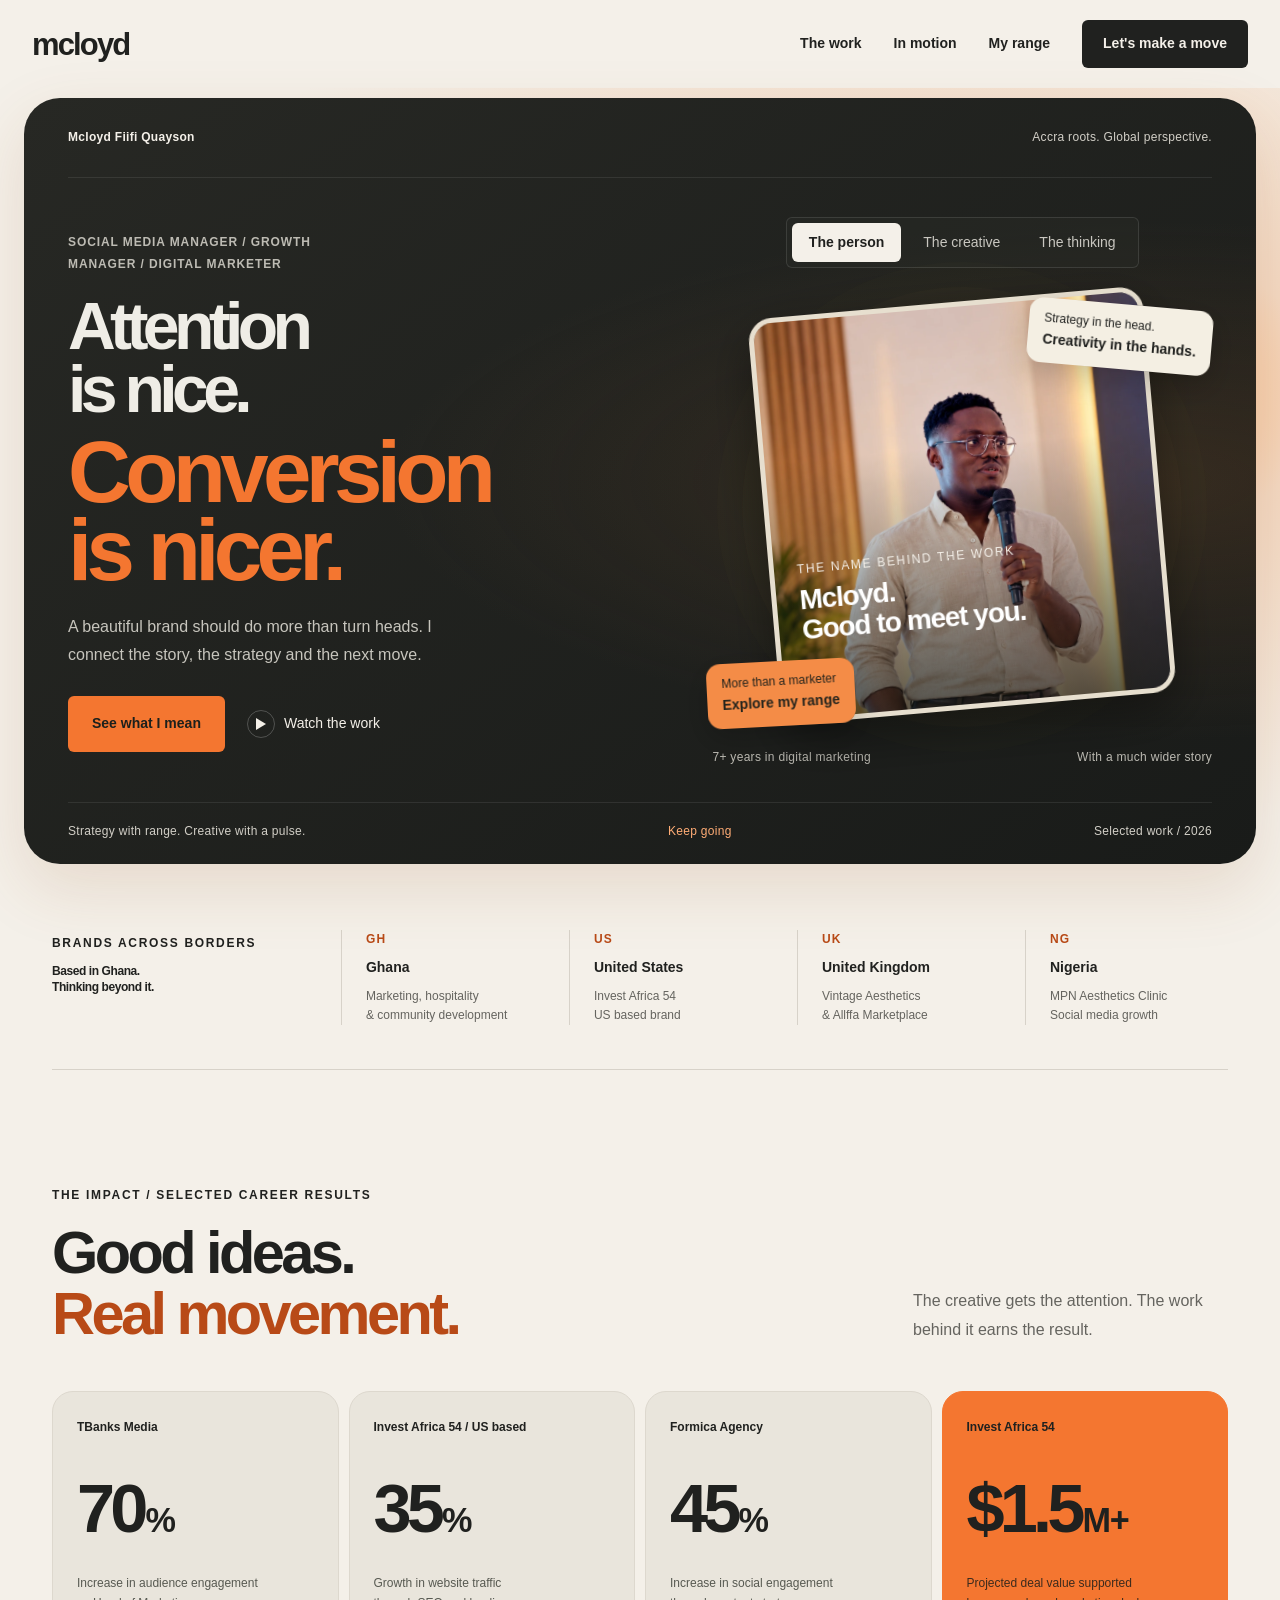
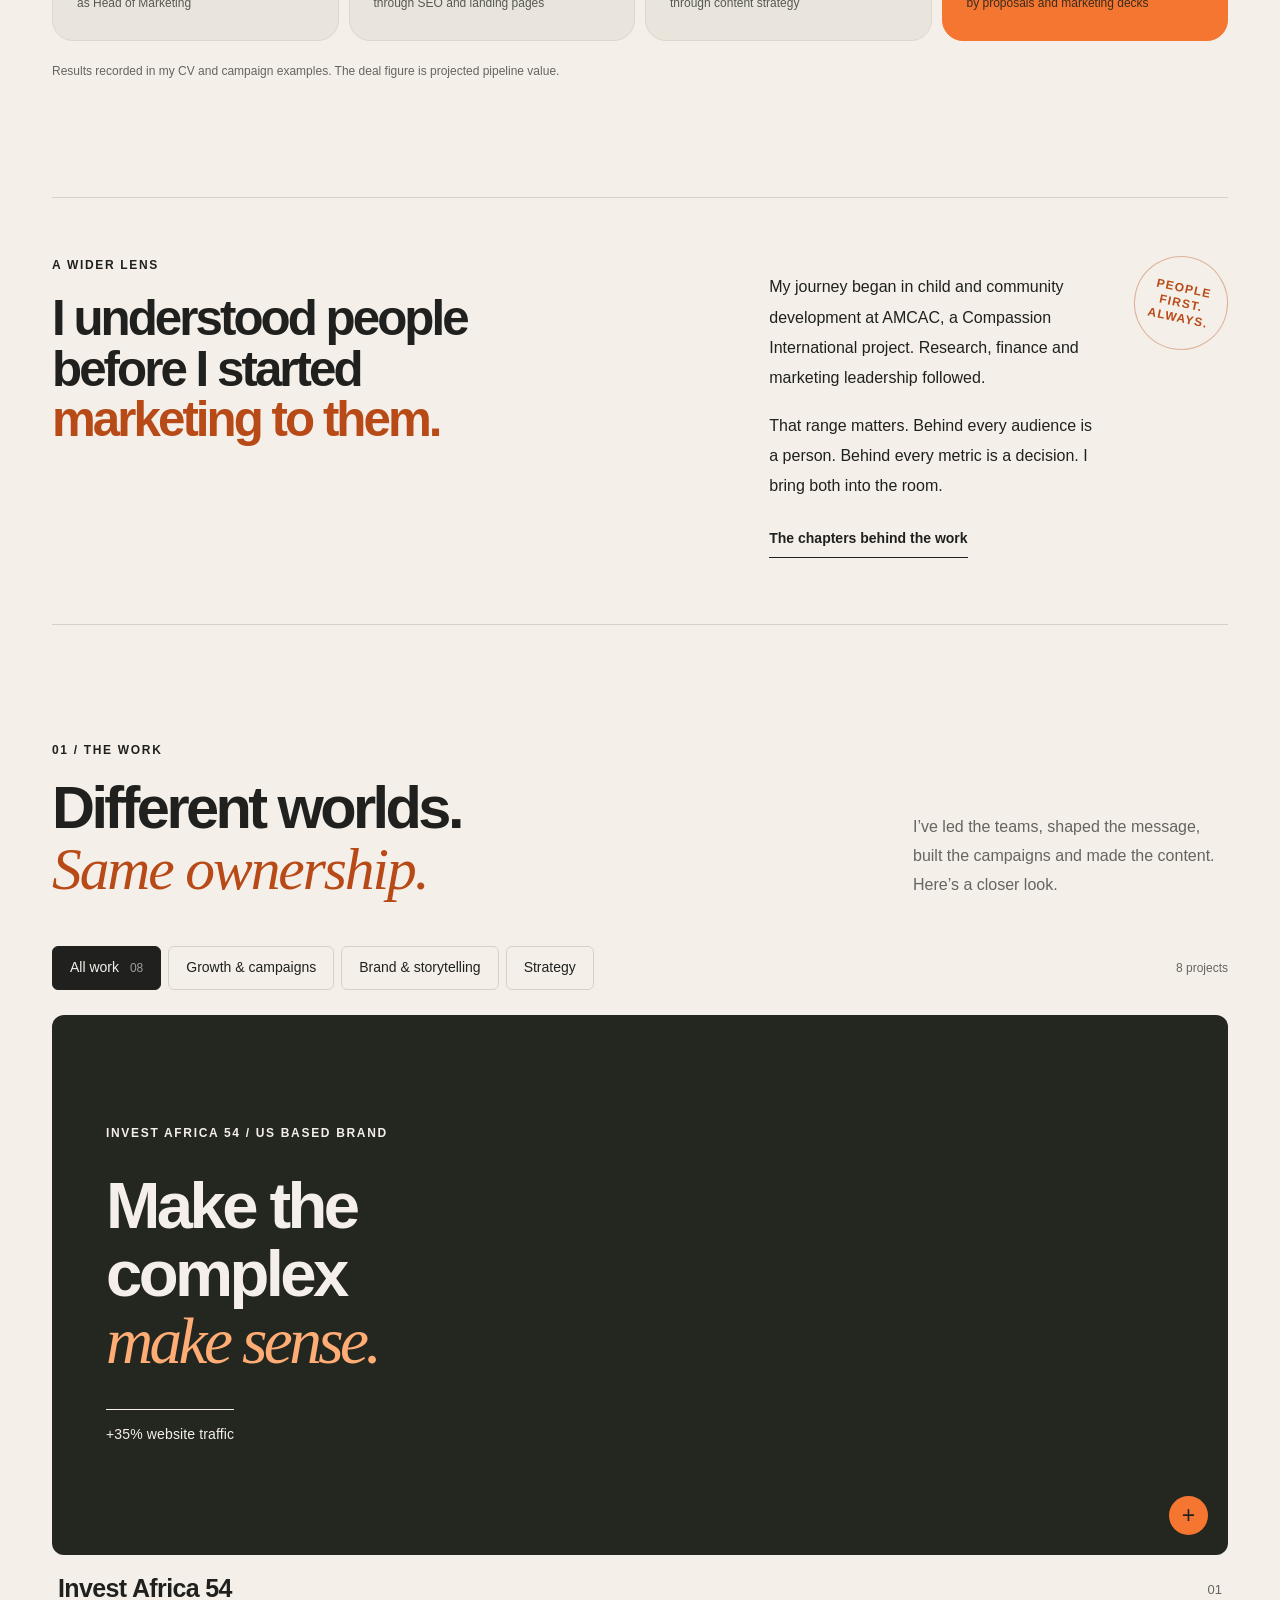
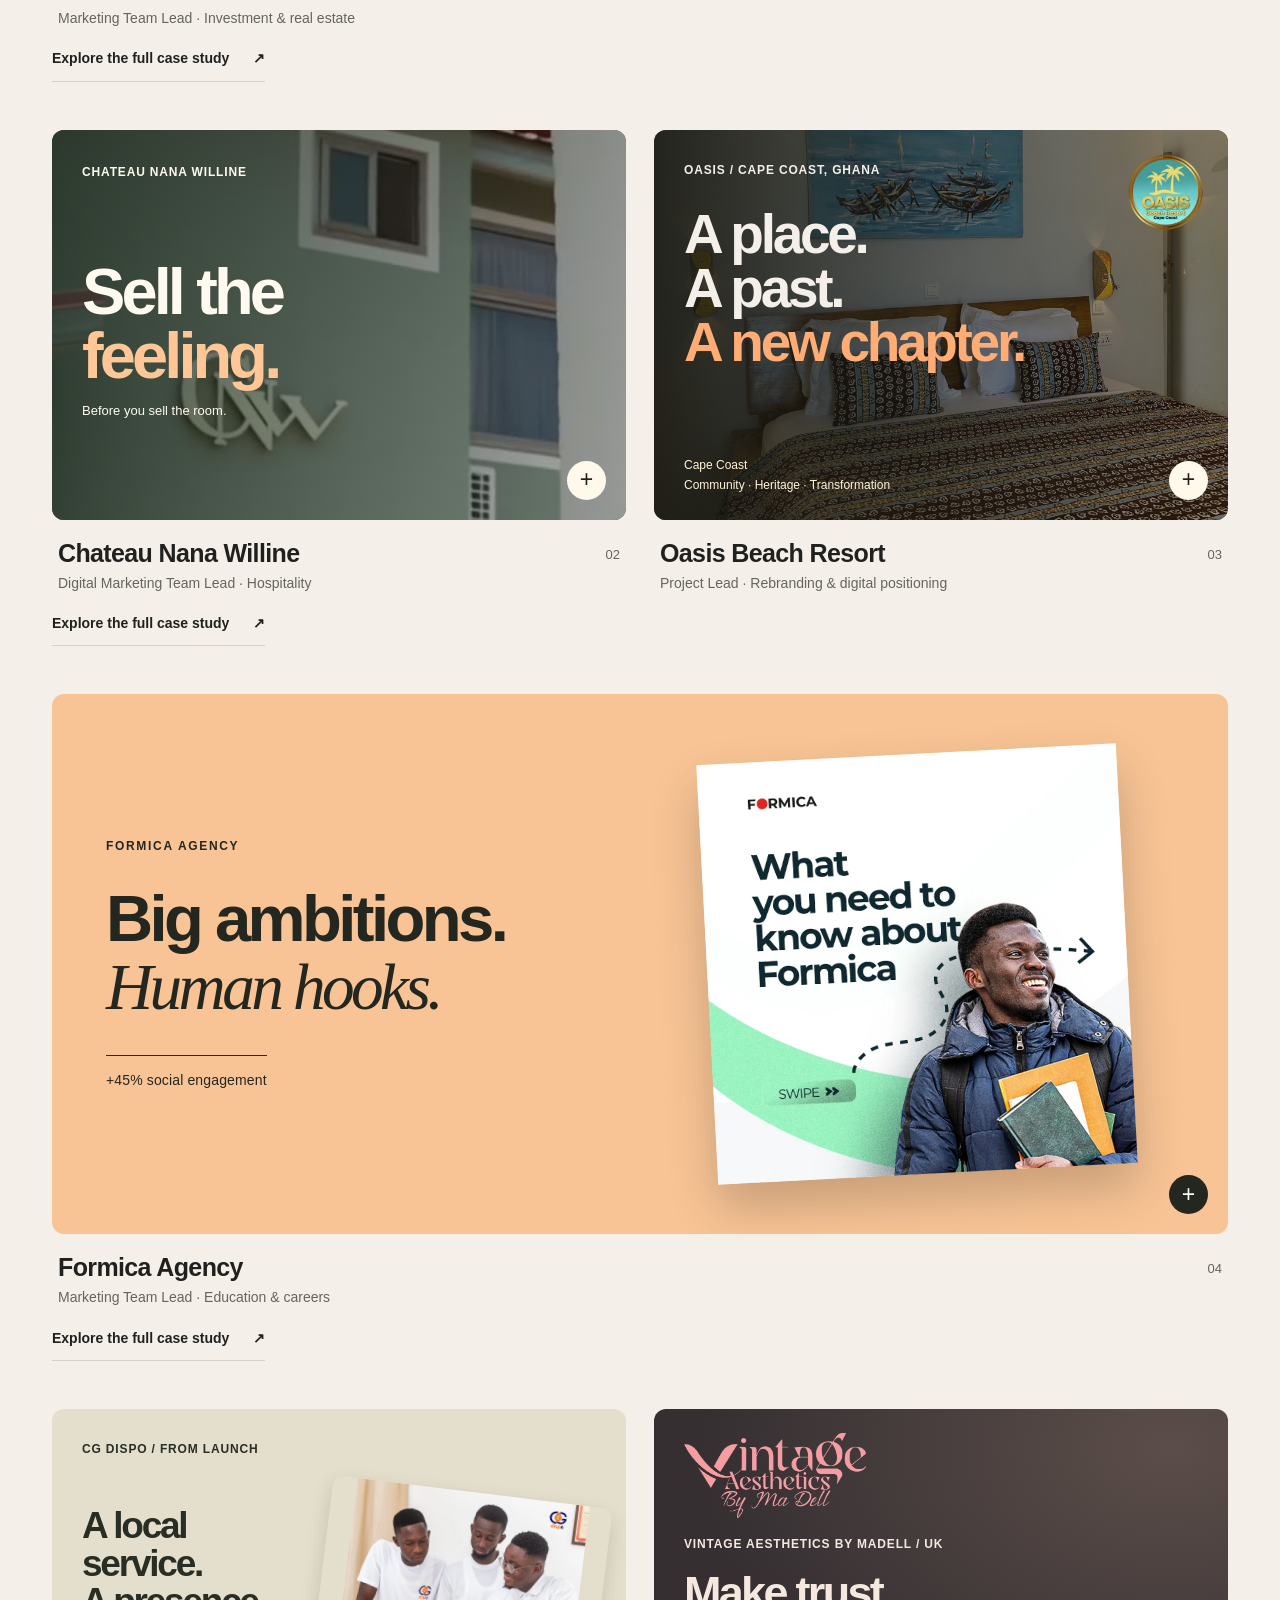
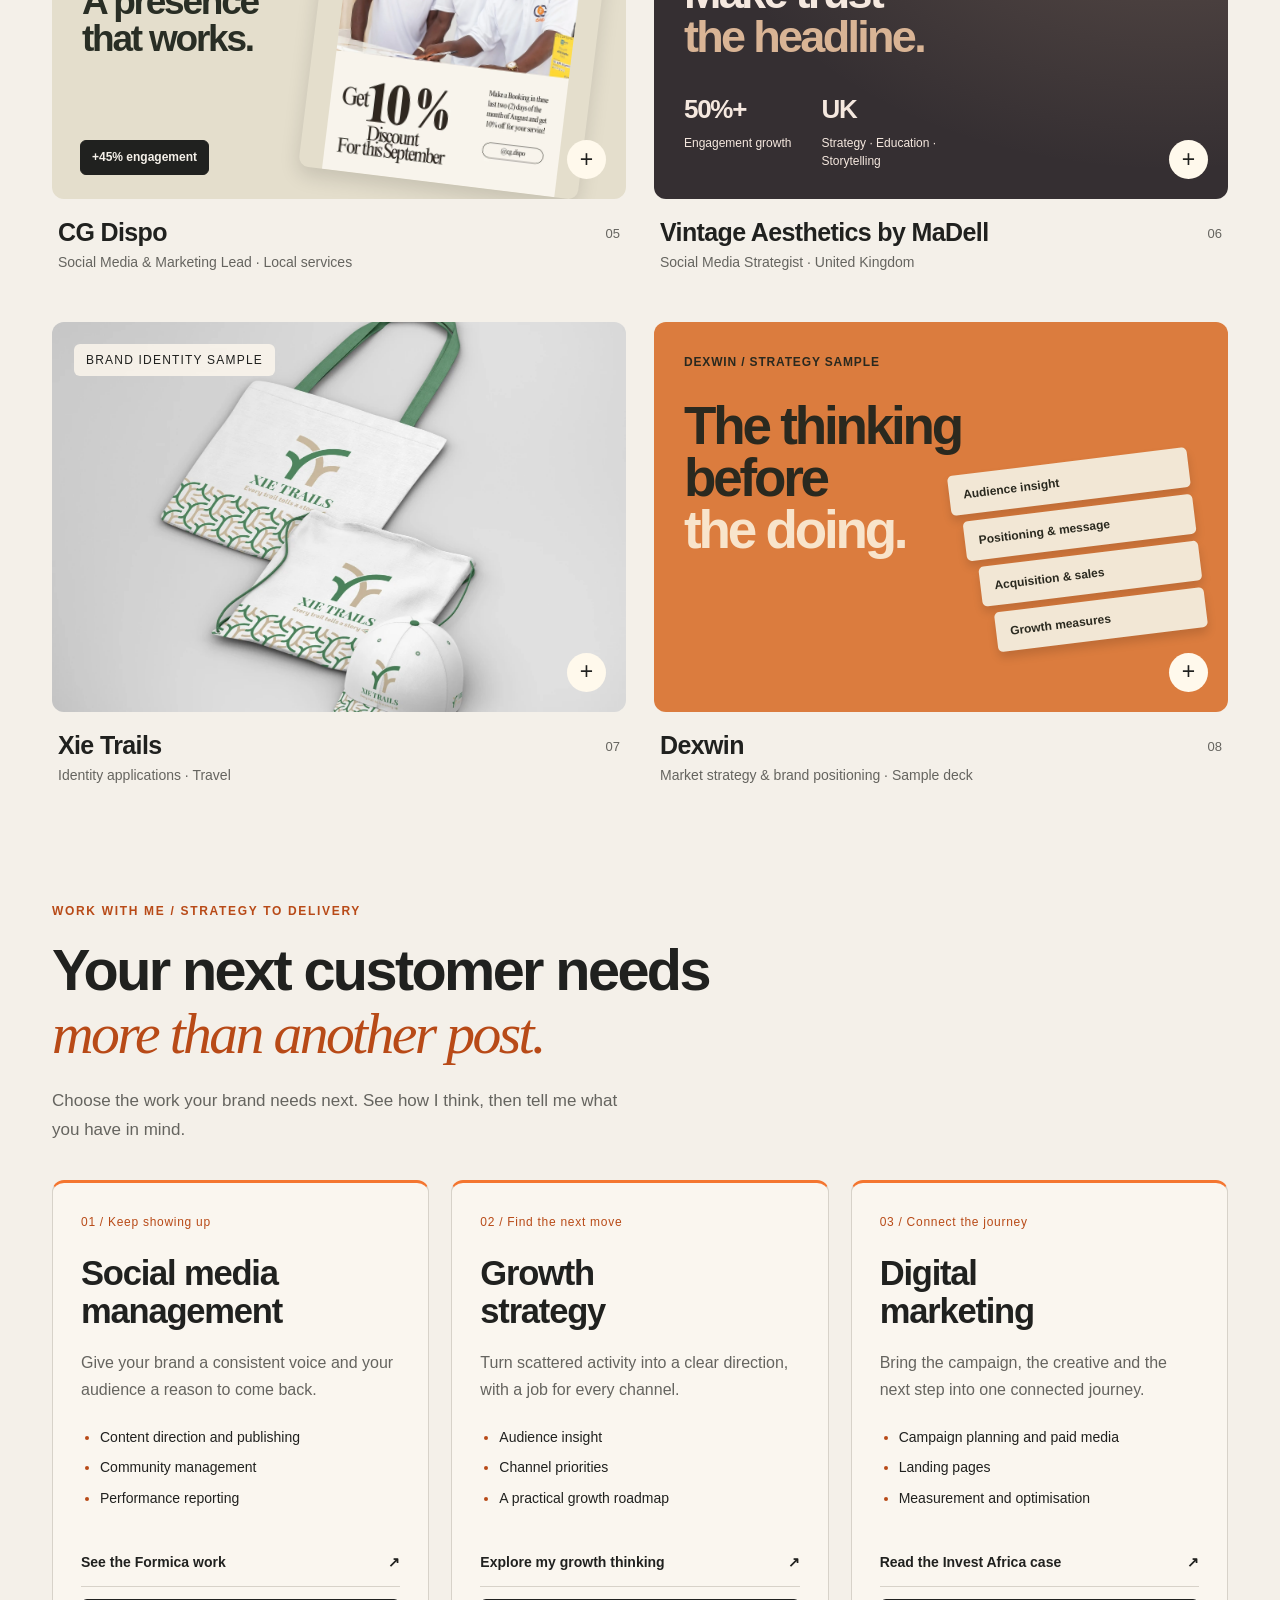
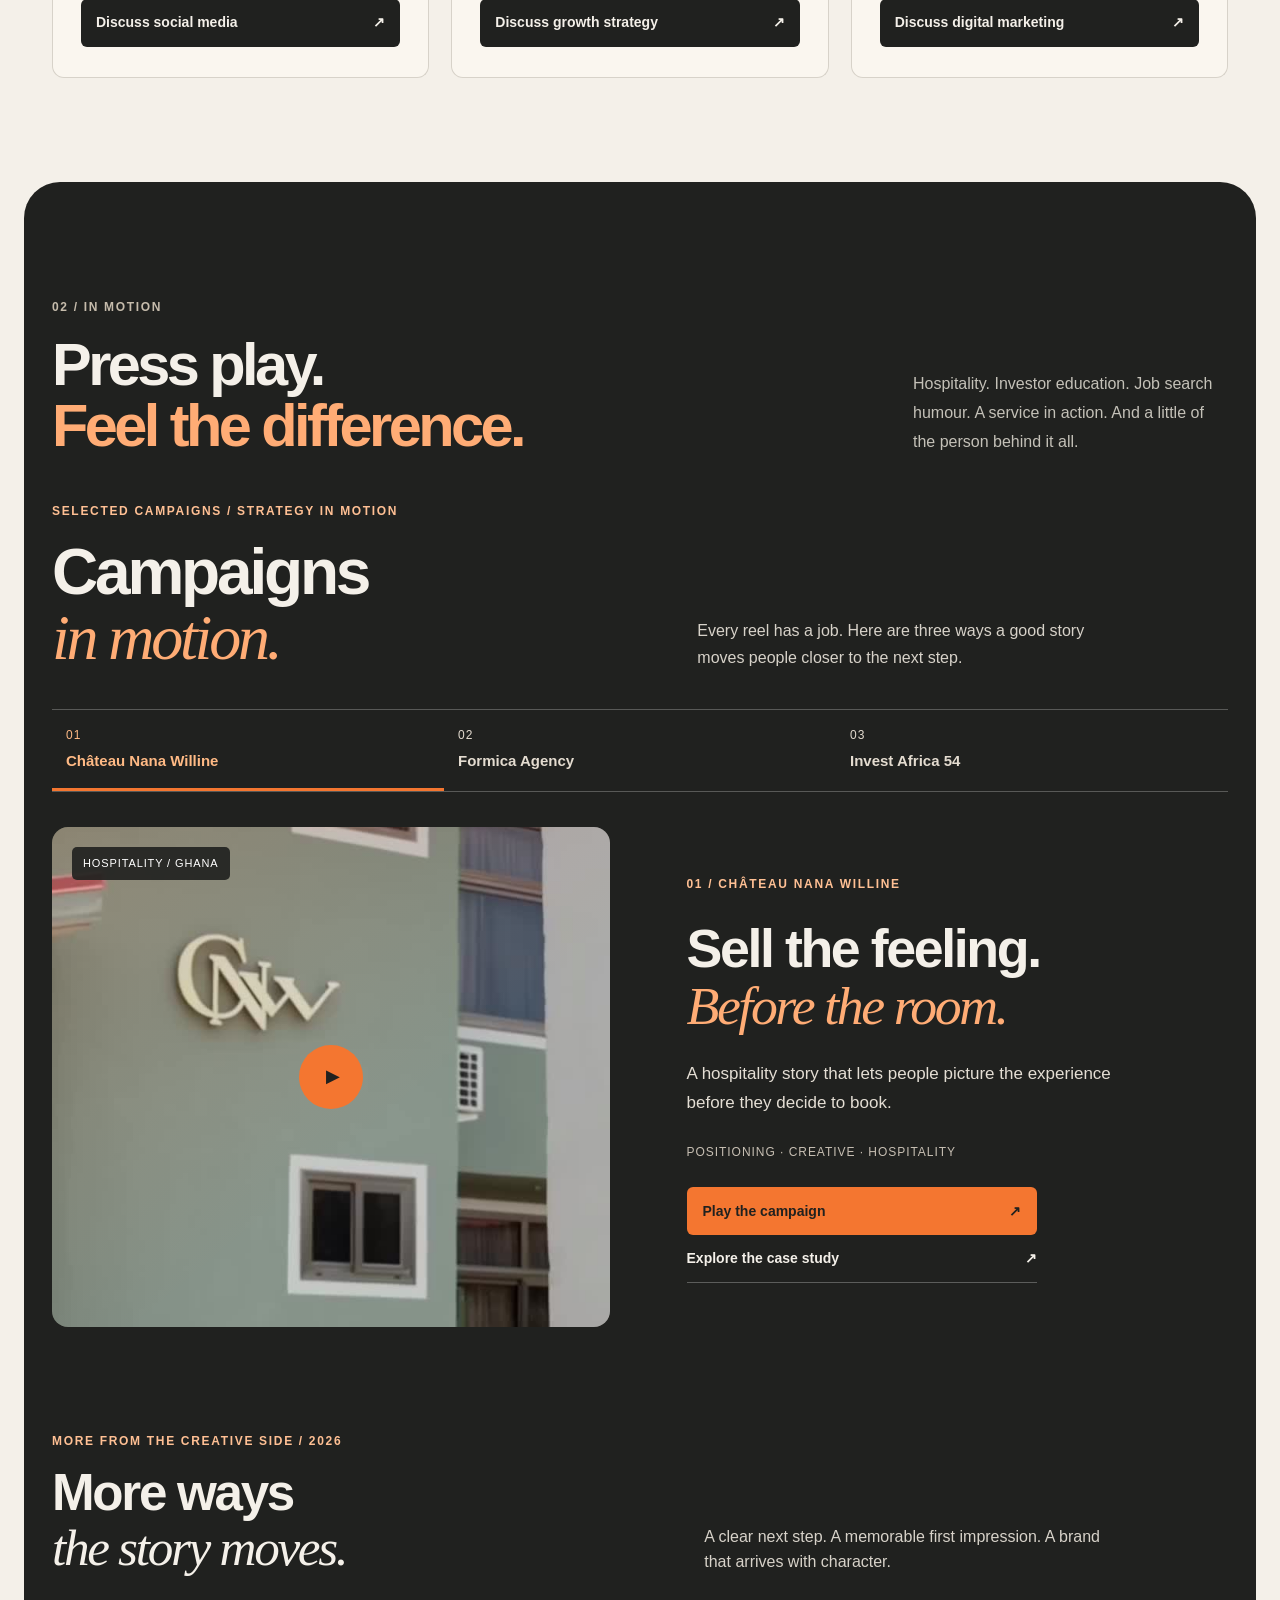
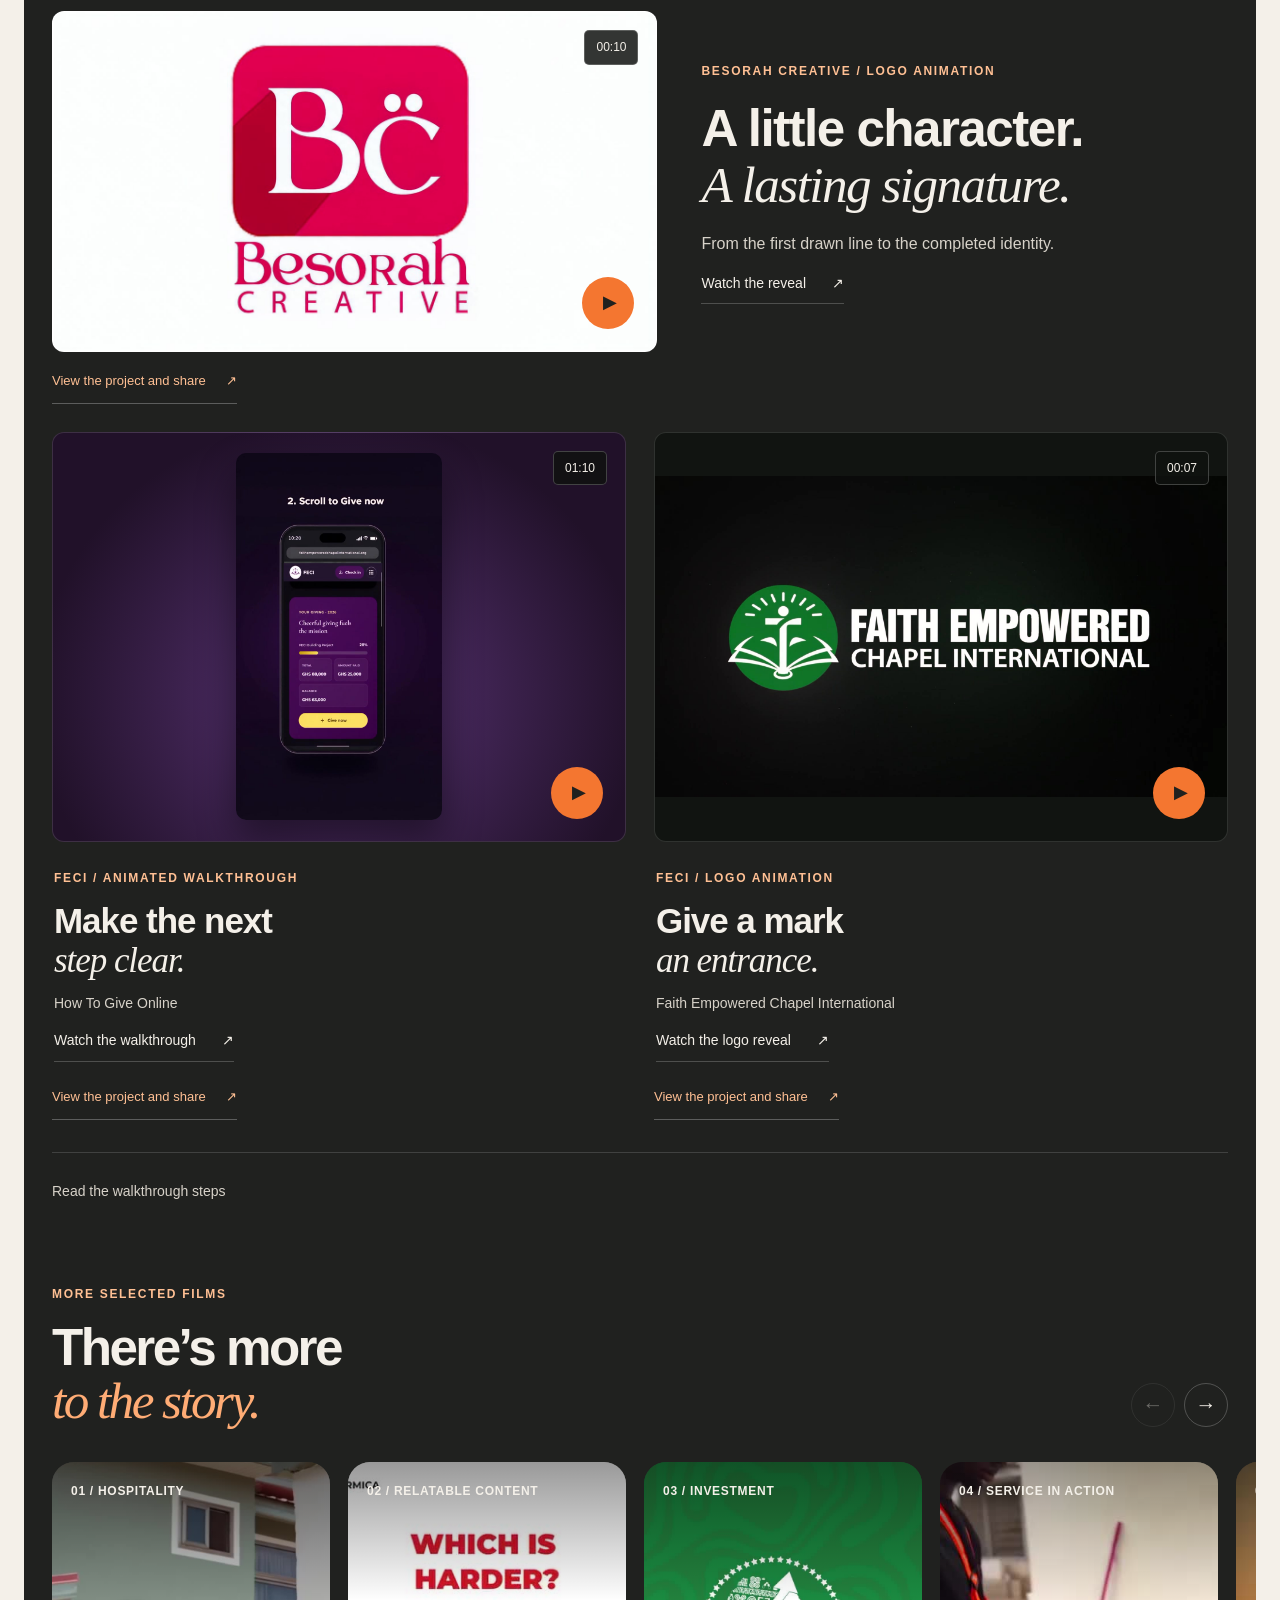
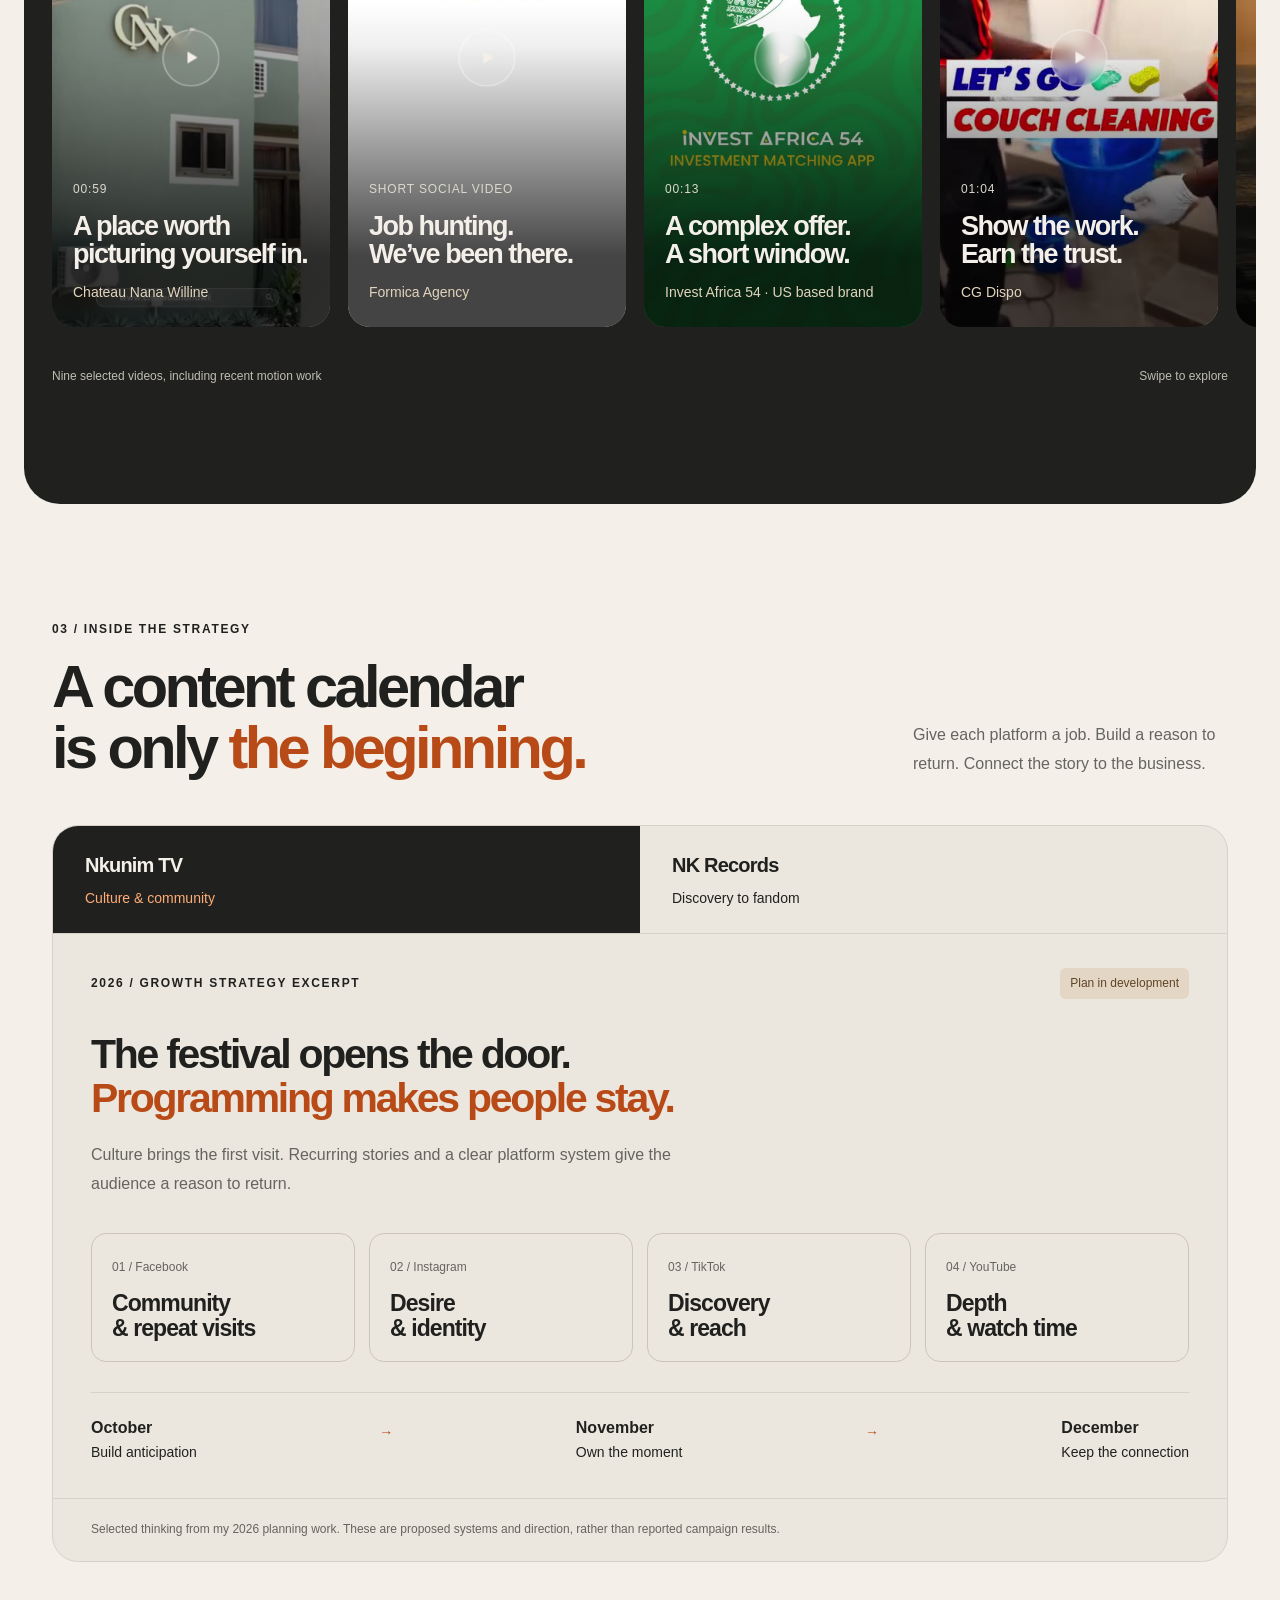
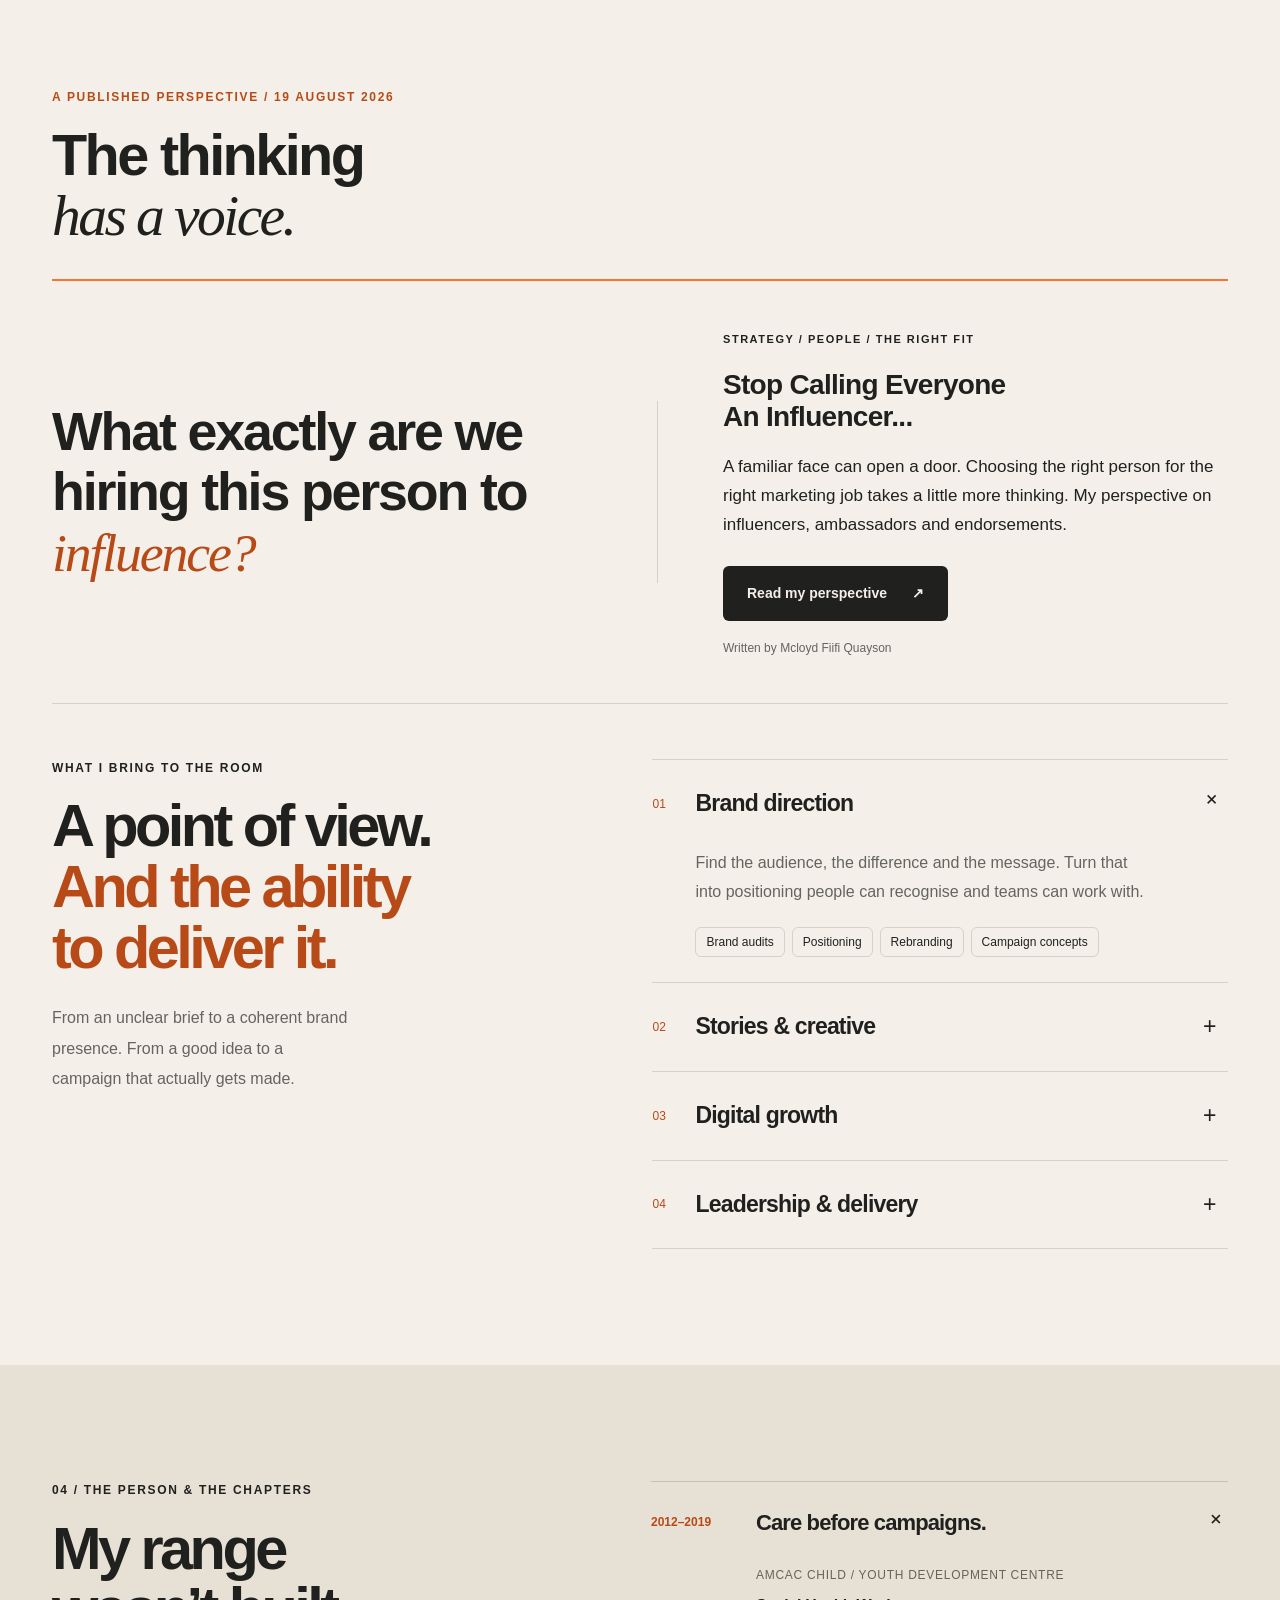
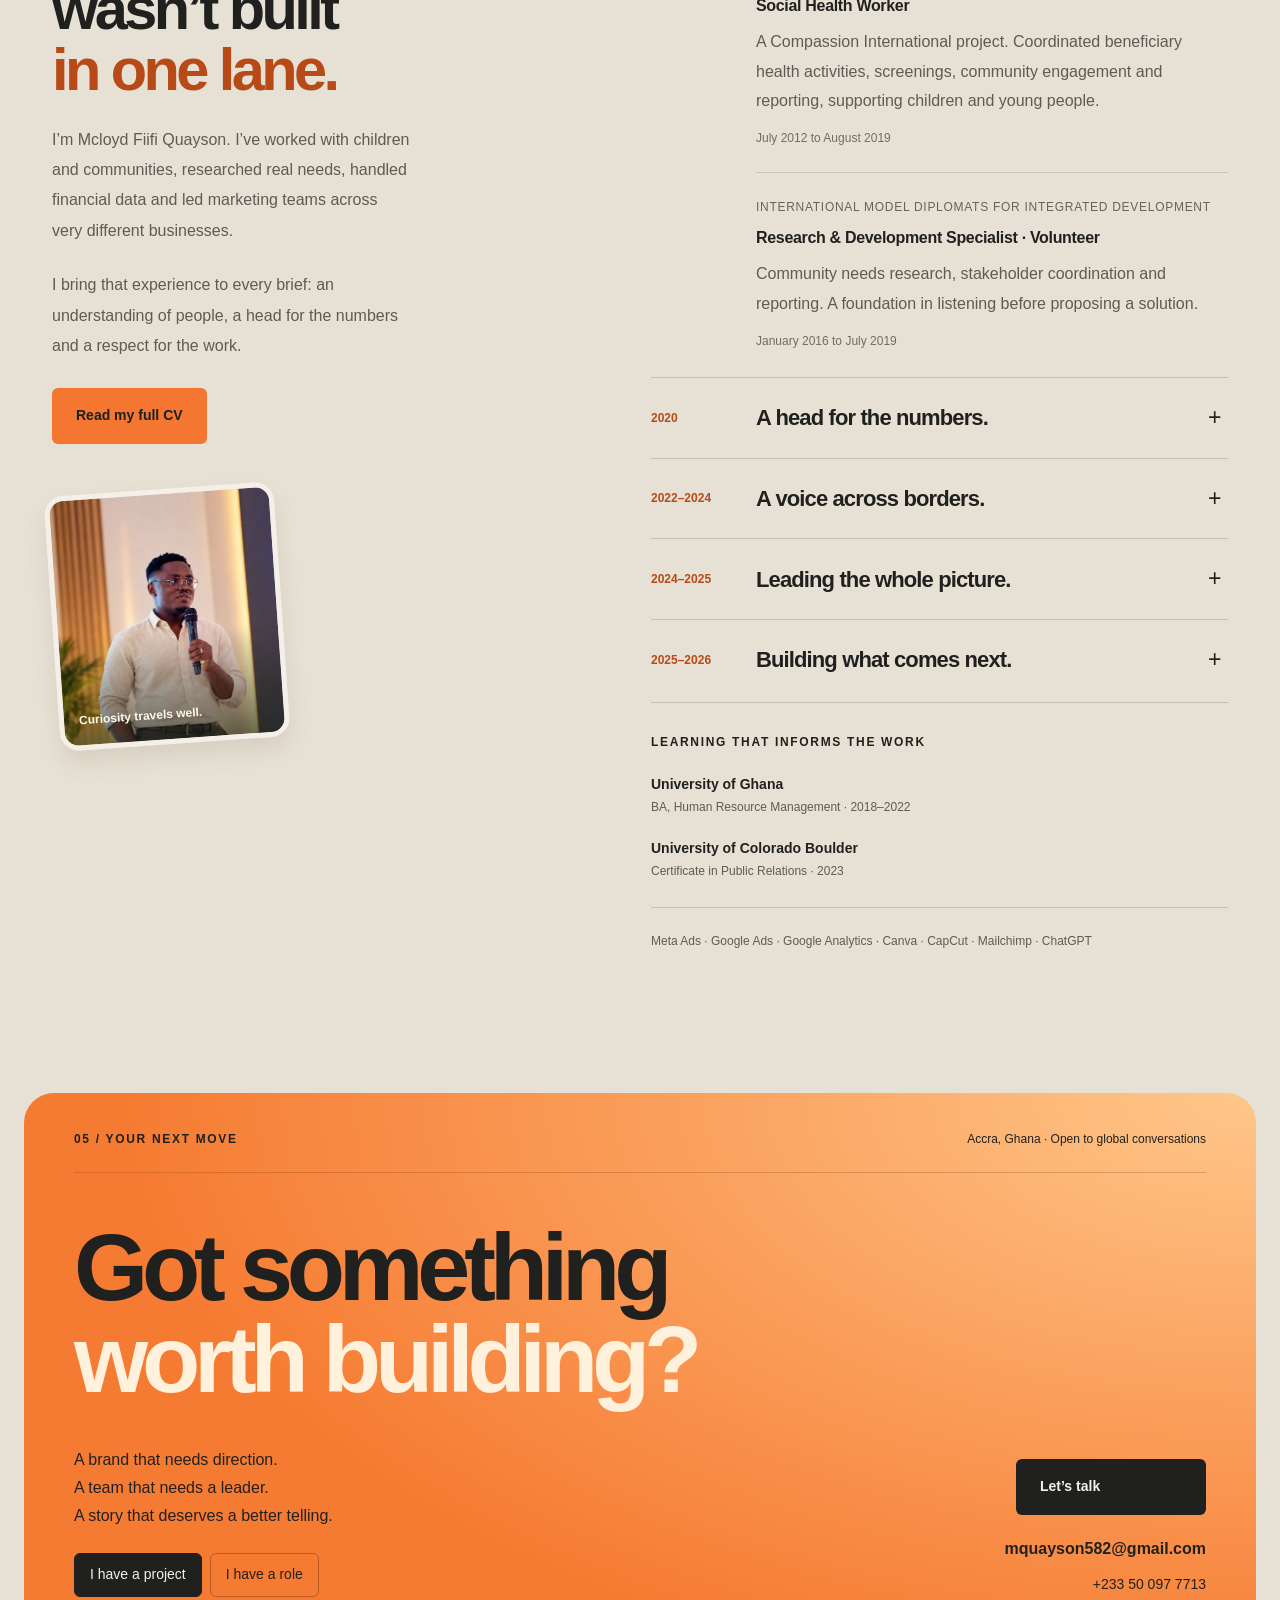
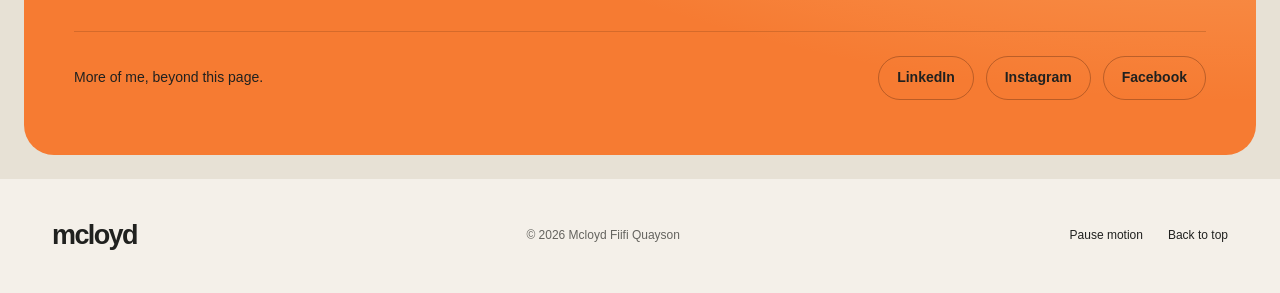
<file: index.html>
<!doctype html>
<html lang="en" prefix="og: https://ogp.me/ns#">
<head>
<meta charset="utf-8"><meta name="viewport" content="width=device-width, initial-scale=1"><meta name="theme-color" content="#ed641d">
<title>Mcloyd Quayson | Social Media &amp; Growth Marketing</title>
<meta name="description" content="Mcloyd Fiifi Quayson, social media manager, growth manager and digital marketer. Explore campaign work, content strategy and experience with brands in Ghana and beyond.">
<meta property="og:title" content="Mcloyd Quayson | Social Media &amp; Growth Marketing"><meta property="og:description" content="Social media management, growth strategy and digital marketing. Real campaigns, thoughtful content and a wider journey from community development to marketing leadership."><meta property="og:type" content="website">
<link rel="canonical" href="https://mfquayson.github.io/Portfolio/">
<meta property="og:url" content="https://mfquayson.github.io/Portfolio/">
<meta property="og:site_name" content="Mcloyd Fiifi Quayson Portfolio">
<meta property="og:locale" content="en_GB">
<meta property="og:image" content="https://mfquayson.github.io/Portfolio/assets/mcloyd-social-preview.jpg">
<meta property="og:image:secure_url" content="https://mfquayson.github.io/Portfolio/assets/mcloyd-social-preview.jpg">
<meta property="og:image:type" content="image/jpeg">
<meta property="og:image:width" content="1200">
<meta property="og:image:height" content="630">
<meta property="og:image:alt" content="Mcloyd Fiifi Quayson speaking at an event. Social media manager, growth manager and digital marketer.">
<meta name="twitter:card" content="summary_large_image">
<meta name="twitter:title" content="Mcloyd Quayson | Social Media &amp; Growth Marketing">
<meta name="twitter:description" content="Social media management, growth strategy and digital marketing. Real campaigns, thoughtful content and a wider journey from community development to marketing leadership.">
<meta name="twitter:image" content="https://mfquayson.github.io/Portfolio/assets/mcloyd-social-preview.jpg">
<meta name="twitter:image:alt" content="Mcloyd Fiifi Quayson speaking at an event. Social media manager, growth manager and digital marketer.">
<link rel="icon" href="assets/favicon.svg" type="image/svg+xml"><link rel="stylesheet" href="style.css"><link rel="stylesheet" href="editorial.css"><link rel="stylesheet" href="portfolio-updates.css?v=20261102"><script src="app.js?v=20261102" defer></script>
</head>
<body>
<a class="skip" href="#main">Skip to content</a><div class="scroll-progress" aria-hidden="true"></div>
<header class="header"><a class="wordmark" href="#home" aria-label="Mcloyd Quayson, home">mcloyd</a><nav id="navigation" aria-label="Main navigation"><a href="#work">The work</a><a href="#films">In motion</a><a href="#journey">My range</a><a class="nav-contact" href="#contact">Let's make a move</a></nav><button class="menu-toggle" aria-expanded="false" aria-controls="navigation">Menu</button></header>
<main id="main">
<section class="hero-shell" id="home" aria-labelledby="hero-title"><div class="hero">
<div class="hero-top"><p>Mcloyd Fiifi Quayson</p><p>Accra roots. Global perspective.</p></div>
<div class="hero-grid"><div class="hero-copy"><p class="eyebrow">Social Media Manager / Growth Manager / Digital Marketer</p><h1 id="hero-title"><span>Attention<br>is nice.</span><em>Conversion<br>is nicer.</em></h1><p class="hero-description">A beautiful brand should do more than turn heads. I connect the story, the strategy and the next move.</p><div class="hero-actions"><a class="button button-orange" href="#work">See what I mean</a><a class="hero-reel-link" href="#films"><span class="play-small" aria-hidden="true"><svg viewBox="0 0 10 12" width="10" height="12" aria-hidden="true"><path d="M0 0l10 6-10 6z" fill="currentColor"/></svg></span> Watch the work</a></div></div>
<div class="hero-studio"><div class="studio-tabs" role="tablist" aria-label="Explore Mcloyd's range"><button role="tab" id="person-tab" aria-controls="person-panel" aria-selected="true" data-scene="person">The person</button><button role="tab" id="creative-tab" aria-controls="creative-panel" aria-selected="false" tabindex="-1" data-scene="creative">The creative</button><button role="tab" id="thinking-tab" aria-controls="thinking-panel" aria-selected="false" tabindex="-1" data-scene="thinking">The thinking</button></div>
<div class="studio-stage"><div class="studio-panel person-panel" id="person-panel" role="tabpanel" aria-labelledby="person-tab"><div class="portrait-orbit" aria-hidden="true"></div><div class="portrait-card"><img src="assets/mcloyd.webp" alt="Mcloyd Fiifi Quayson speaking into a microphone at an event" width="1024" height="1536" fetchpriority="high"><div class="portrait-caption"><span>THE NAME BEHIND THE WORK</span><strong>Mcloyd.<br>Good to meet you.</strong></div></div><div class="studio-note note-top"><span>Strategy in the head.</span><b>Creativity in the hands.</b></div><a class="studio-note note-bottom" href="#journey"><span>More than a marketer</span><b>Explore my range</b></a></div>
<div class="studio-panel creative-panel" id="creative-panel" role="tabpanel" aria-labelledby="creative-tab" hidden><div class="creative-stack"><img src="assets/xie.webp" alt="Xie Trails identity applied to travel merchandise" width="1440" height="1600"><img src="assets/hotel.webp" alt="Chateau Nana Willine seasonal booking creative" width="1080" height="1080"></div><div class="studio-note note-bottom"><span>From identity to the feed.</span><b>A story people can see.</b></div><a class="scene-link" href="#films">See it in motion</a></div>
<div class="studio-panel thinking-panel" id="thinking-panel" role="tabpanel" aria-labelledby="thinking-tab" hidden><div class="thinking-card"><span>BEFORE THE POST.</span><p>Who cares?<br>Why now?<br><em>What next?</em></p><div class="thinking-flow"><span>Audience</span><i aria-hidden="true">→</i><span>Story</span><i aria-hidden="true">→</i><span>Action</span></div></div><div class="studio-note note-bottom"><span>Not every platform has the same job.</span><b>Give the work a direction.</b></div><a class="scene-link" href="#thinking">Inside the strategy</a></div></div>
<div class="studio-bottom"><span>7+ years in digital marketing</span><span>With a much wider story</span></div></div></div>
<div class="hero-bottom"><span>Strategy with range. Creative with a pulse.</span><a href="#footprint">Keep going</a><span>Selected work / 2026</span></div></div></section>
<section class="footprint wrap" id="footprint" aria-label="International brand experience"><div class="footprint-intro"><span class="eyebrow">Brands across borders</span><p>Based in Ghana.<br>Thinking beyond it.</p></div><div><span class="country-code">GH</span><strong>Ghana</strong><p>Marketing, hospitality<br>& community development</p></div><div><span class="country-code">US</span><strong>United States</strong><p>Invest Africa 54<br>US based brand</p></div><div><span class="country-code">UK</span><strong>United Kingdom</strong><p>Vintage Aesthetics<br>& Allffa Marketplace</p></div><div><span class="country-code">NG</span><strong>Nigeria</strong><p>MPN Aesthetics Clinic<br>Social media growth</p></div></section>
<section class="impact wrap section-space" aria-labelledby="impact-title"><div class="section-heading reveal"><div><p class="eyebrow">The impact / Selected career results</p><h2 id="impact-title">Good ideas.<br><span>Real movement.</span></h2></div><p>The creative gets the attention. The work behind it earns the result.</p></div><div class="metric-grid reveal"><div class="metric"><span class="metric-org">TBanks Media</span><strong>70<span>%</span></strong><p>Increase in audience engagement<br>as Head of Marketing</p></div><div class="metric"><span class="metric-org">Invest Africa 54 / US based</span><strong>35<span>%</span></strong><p>Growth in website traffic<br>through SEO and landing pages</p></div><div class="metric"><span class="metric-org">Formica Agency</span><strong>45<span>%</span></strong><p>Increase in social engagement<br>through content strategy</p></div><div class="metric metric-orange"><span class="metric-org">Invest Africa 54</span><strong>$1.5<span>M+</span></strong><p>Projected deal value supported<br>by proposals and marketing decks</p></div></div><p class="source-note">Results recorded in my CV and campaign examples. The deal figure is projected pipeline value.</p></section>
<section class="range-intro wrap reveal" aria-labelledby="range-title"><div class="range-title"><p class="eyebrow">A wider lens</p><h2 id="range-title">I understood people<br>before I started<br><span>marketing to them.</span></h2></div><div class="range-context"><span class="range-stamp" aria-hidden="true">PEOPLE<br>FIRST.<br>ALWAYS.</span><p>My journey began in child and community development at AMCAC, a Compassion International project. Research, finance and marketing leadership followed.</p><p>That range matters. Behind every audience is a person. Behind every metric is a decision. I bring both into the room.</p><a class="text-link" href="#journey">The chapters behind the work</a></div></section>
<section class="work wrap section-space" id="work" aria-labelledby="work-title"><div class="section-heading reveal"><div><p class="eyebrow">01 / The work</p><h2 id="work-title">Different worlds.<br><span>Same ownership.</span></h2></div><p>I’ve led the teams, shaped the message, built the campaigns and made the content. Here’s a closer look.</p></div><div class="gallery-toolbar"><div class="filters" role="group" aria-label="Filter projects"><button data-filter="all" aria-pressed="true">All work <span>08</span></button><button data-filter="growth" aria-pressed="false">Growth & campaigns</button><button data-filter="brand" aria-pressed="false">Brand & storytelling</button><button data-filter="strategy" aria-pressed="false">Strategy</button></div><span id="gallery-count" aria-live="polite">8 projects</span></div>
<div class="project-grid editorial-gallery">
<article class="project project-feature reveal" data-category="growth strategy"><button class="project-open" data-project="invest"><div class="project-visual editorial-feature feature-invest"><div class="feature-copy"><span class="eyebrow">INVEST AFRICA 54 / US BASED BRAND</span><p>Make the<br>complex<br><em>make sense.</em></p><span class="feature-result">+35% website traffic</span></div><div class="feature-art"><img src="assets/invest.webp" alt="Invest Africa 54 educational campaign creative" loading="lazy" width="1080" height="1080"></div><span class="open-arrow" aria-hidden="true">+</span></div><div class="project-info"><div><h3>Invest Africa 54</h3><p>Marketing Team Lead · Investment & real estate</p></div><span>01</span></div></button><a class="case-link" href="work/invest-africa-54/">Explore the full case study <span aria-hidden="true">↗</span></a></article>
<article class="project reveal" data-category="growth brand"><button class="project-open" data-project="hotel"><div class="project-visual hotel-visual"><img src="assets/hotelFilm.jpg" alt="Exterior of Chateau Nana Willine from a hospitality campaign reel" loading="lazy" width="720" height="1280"><div class="visual-type"><span>CHATEAU NANA WILLINE</span><p>Sell the<br><em>feeling.</em></p><small>Before you sell the room.</small></div><span class="open-arrow" aria-hidden="true">+</span></div><div class="project-info"><div><h3>Chateau Nana Willine</h3><p>Digital Marketing Team Lead · Hospitality</p></div><span>02</span></div></button><a class="case-link" href="work/chateau-nana-willine/">Explore the full case study <span aria-hidden="true">↗</span></a></article>
<article class="project reveal" data-category="brand strategy"><button class="project-open" data-project="oasis"><div class="project-visual oasis-visual"><img class="oasis-photo" src="assets/oasis-brand-photo.jpg" alt="A guest room at Oasis Beach Resort" width="960" height="1280" loading="lazy"><img class="case-brand-logo" src="assets/oasis-logo.png" alt="Oasis Beach Resort logo" width="500" height="500" loading="lazy"><div class="visual-type"><span>OASIS / CAPE COAST, GHANA</span><p>A place.<br>A past.<br><em>A new chapter.</em></p></div><div class="oasis-line"><span>Cape Coast</span><span>Community · Heritage · Transformation</span></div><span class="open-arrow" aria-hidden="true">+</span></div><div class="project-info"><div><h3>Oasis Beach Resort</h3><p>Project Lead · Rebranding & digital positioning</p></div><span>03</span></div></button></article>
<article class="project project-feature reveal" id="formica-work" data-category="growth brand"><button class="project-open" data-project="formica"><div class="project-visual editorial-feature feature-formica"><div class="feature-copy"><span class="eyebrow">FORMICA AGENCY</span><p>Big ambitions.<br><em>Human hooks.</em></p><span class="feature-result">+45% social engagement</span></div><div class="feature-art"><img src="assets/formica.webp" alt="Formica Agency career development creative" loading="lazy" width="1080" height="1080"></div><span class="open-arrow" aria-hidden="true">+</span></div><div class="project-info"><div><h3>Formica Agency</h3><p>Marketing Team Lead · Education & careers</p></div><span>04</span></div></button><a class="case-link" href="work/formica-agency/">Explore the full case study <span aria-hidden="true">↗</span></a></article>
<article class="project reveal" data-category="growth brand"><button class="project-open" data-project="cg"><div class="project-visual cg-visual"><img src="assets/cg.webp" alt="CG Dispo promotional social creative for a cleaning service offer" loading="lazy" width="960" height="1200"><div class="visual-label"><span>CG DISPO / FROM LAUNCH</span><p>A local service.<br>A presence that works.</p></div><span class="visual-result">+45% engagement</span><span class="open-arrow" aria-hidden="true">+</span></div><div class="project-info"><div><h3>CG Dispo</h3><p>Social Media & Marketing Lead · Local services</p></div><span>05</span></div></button></article>
<article class="project reveal" data-category="growth strategy"><button class="project-open" data-project="aesthetics"><div class="project-visual aesthetics-visual"><img class="case-brand-logo" src="assets/vintage-logo.png" alt="Vintage Aesthetics by MaDell logo" width="600" height="281" loading="lazy"><div class="visual-type"><span>VINTAGE AESTHETICS BY MADELL / UK</span><p>Make trust<br><em>the headline.</em></p></div><div class="aesthetics-results"><span><b>50%+</b>Engagement growth</span><span><b>UK</b>Strategy · Education · Storytelling</span></div><span class="open-arrow" aria-hidden="true">+</span></div><div class="project-info"><div><h3>Vintage Aesthetics by MaDell</h3><p>Social Media Strategist · United Kingdom</p></div><span>06</span></div></button></article>
<article class="project reveal" data-category="brand"><button class="project-open" data-project="xie"><div class="project-visual xie-visual"><img src="assets/xie.webp" alt="Xie Trails identity on a tote bag, shirt and cap" loading="lazy" width="1440" height="1600"><span class="sample-label">BRAND IDENTITY SAMPLE</span><span class="open-arrow" aria-hidden="true">+</span></div><div class="project-info"><div><h3>Xie Trails</h3><p>Identity applications · Travel</p></div><span>07</span></div></button></article>
<article class="project reveal" data-category="strategy"><button class="project-open" data-project="deck"><div class="project-visual deck-visual"><div class="visual-type"><span>DEXWIN / STRATEGY SAMPLE</span><p>The thinking<br>before<br><em>the doing.</em></p></div><div class="deck-pages"><span>Audience insight</span><span>Positioning & message</span><span>Acquisition & sales</span><span>Growth measures</span></div><span class="open-arrow" aria-hidden="true">+</span></div><div class="project-info"><div><h3>Dexwin</h3><p>Market strategy & brand positioning · Sample deck</p></div><span>08</span></div></button></article>
</div></section>
<section class="hire-services wrap" id="services" aria-labelledby="services-title">
<div class="service-heading reveal"><p class="eyebrow">Work with me / Strategy to delivery</p><h2 id="services-title">Your next customer needs<br><em>more than another post.</em></h2><p>Choose the work your brand needs next. See how I think, then tell me what you have in mind.</p></div>
<div class="hire-service-grid">
<article class="hire-service-card reveal"><span class="service-number" aria-hidden="true">01 / Keep showing up</span><h3>Social media<br>management</h3><p>Give your brand a consistent voice and your audience a reason to come back.</p><ul><li>Content direction and publishing</li><li>Community management</li><li>Performance reporting</li></ul><div class="hire-service-actions"><a class="service-proof" href="#formica-work">See the Formica work <span aria-hidden="true">↗</span></a><a class="service-enquire" data-service="social" href="mailto:mquayson582@gmail.com?subject=Social%20media%20management%20enquiry" aria-haspopup="dialog" aria-controls="enquiry-dialog">Discuss social media <span aria-hidden="true">↗</span></a></div></article>
<article class="hire-service-card reveal"><span class="service-number" aria-hidden="true">02 / Find the next move</span><h3>Growth<br>strategy</h3><p>Turn scattered activity into a clear direction, with a job for every channel.</p><ul><li>Audience insight</li><li>Channel priorities</li><li>A practical growth roadmap</li></ul><div class="hire-service-actions"><a class="service-proof" href="#thinking">Explore my growth thinking <span aria-hidden="true">↗</span></a><a class="service-enquire" data-service="growth" href="mailto:mquayson582@gmail.com?subject=Growth%20strategy%20enquiry" aria-haspopup="dialog" aria-controls="enquiry-dialog">Discuss growth strategy <span aria-hidden="true">↗</span></a></div></article>
<article class="hire-service-card reveal"><span class="service-number" aria-hidden="true">03 / Connect the journey</span><h3>Digital<br>marketing</h3><p>Bring the campaign, the creative and the next step into one connected journey.</p><ul><li>Campaign planning and paid media</li><li>Landing pages</li><li>Measurement and optimisation</li></ul><div class="hire-service-actions"><a class="service-proof" href="work/invest-africa-54/">Read the Invest Africa case <span aria-hidden="true">↗</span></a><a class="service-enquire" data-service="digital" href="mailto:mquayson582@gmail.com?subject=Digital%20marketing%20enquiry" aria-haspopup="dialog" aria-controls="enquiry-dialog">Discuss digital marketing <span aria-hidden="true">↗</span></a></div></article>
</div></section>
<section class="cinema section-space" id="films" aria-labelledby="films-title"><div class="wrap"><div class="section-heading reveal"><div><p class="eyebrow">02 / In motion</p><h2 id="films-title">Press play.<br><span>Feel the difference.</span></h2></div><div class="cinema-intro"><p>Hospitality. Investor education. Job search humour. A service in action. And a little of the person behind it all.</p></div></div></div>
<div class="campaign-stage wrap reveal" aria-labelledby="campaign-stage-title">
<div class="campaign-heading"><div><p class="eyebrow">Selected campaigns / Strategy in motion</p><h3 id="campaign-stage-title">Campaigns<br><em>in motion.</em></h3></div><p>Every reel has a job. Here are three ways a good story moves people closer to the next step.</p></div>
<div class="campaign-tabs" role="tablist" aria-label="Select a campaign reel"><button role="tab" id="campaign-hotel-tab" aria-controls="campaign-hotel-panel" aria-selected="true">01 <span>Château Nana Willine</span></button><button role="tab" id="campaign-formica-tab" aria-controls="campaign-formica-panel" aria-selected="false" tabindex="-1">02 <span>Formica Agency</span></button><button role="tab" id="campaign-invest-tab" aria-controls="campaign-invest-panel" aria-selected="false" tabindex="-1">03 <span>Invest Africa 54</span></button></div>
<div class="campaign-panels">
<article class="campaign-panel" id="campaign-hotel-panel" role="tabpanel" aria-labelledby="campaign-hotel-tab"><button class="campaign-poster" data-film="hotel" aria-label="Play Château Nana Willine campaign reel"><img src="assets/hotelFilm.jpg" alt="Château Nana Willine hospitality reel preview" width="720" height="1280" loading="lazy"><span class="campaign-play" aria-hidden="true">▶</span><span class="campaign-poster-label">HOSPITALITY / GHANA</span></button><div class="campaign-story"><span class="eyebrow">01 / CHÂTEAU NANA WILLINE</span><h4>Sell the feeling.<br><em>Before the room.</em></h4><p>A hospitality story that lets people picture the experience before they decide to book.</p><span class="campaign-tag">POSITIONING · CREATIVE · HOSPITALITY</span><button class="campaign-watch" data-film="hotel">Play the campaign <span aria-hidden="true">↗</span></button><a href="work/chateau-nana-willine/">Explore the case study <span aria-hidden="true">↗</span></a></div></article>
<article class="campaign-panel" id="campaign-formica-panel" role="tabpanel" aria-labelledby="campaign-formica-tab" hidden><button class="campaign-poster" data-film="formica" aria-label="Play Formica Agency social campaign reel"><img src="assets/reel-poster.jpg" alt="Formica job search humour video preview" loading="lazy"><span class="campaign-play" aria-hidden="true">▶</span><span class="campaign-poster-label">SOCIAL CONTENT / CAREERS</span></button><div class="campaign-story"><span class="eyebrow">02 / FORMICA AGENCY</span><h4>Big ambitions.<br><em>Human hooks.</em></h4><p>Job search frustration, turned into a human hook that speaks to a familiar experience.</p><span class="campaign-tag">CONTENT STRATEGY · SOCIAL · STORYTELLING</span><button class="campaign-watch" data-film="formica">Play the campaign <span aria-hidden="true">↗</span></button><a href="#formica-work">Explore the Formica work <span aria-hidden="true">↗</span></a></div></article>
<article class="campaign-panel" id="campaign-invest-panel" role="tabpanel" aria-labelledby="campaign-invest-tab" hidden><button class="campaign-poster" data-film="invest" aria-label="Play Invest Africa 54 campaign reel"><img src="assets/investFilm.jpg" alt="Invest Africa 54 investment campaign reel preview" width="720" height="1280" loading="lazy"><span class="campaign-play" aria-hidden="true">▶</span><span class="campaign-poster-label">INVESTMENT / US BASED BRAND</span></button><div class="campaign-story"><span class="eyebrow">03 / INVEST AFRICA 54</span><h4>Make the complex<br><em>make sense.</em></h4><p>A short campaign film that helps bring a complex investment offer into a clearer conversation.</p><span class="campaign-tag">INVESTOR EDUCATION · DIGITAL · GROWTH</span><button class="campaign-watch" data-film="invest">Play the campaign <span aria-hidden="true">↗</span></button><a href="work/invest-africa-54/">Explore the case study <span aria-hidden="true">↗</span></a></div></article>
</div></div>
<div class="wrap motion-showcase reveal" aria-labelledby="motion-showcase-title">
<div class="motion-heading"><p class="eyebrow">More from the creative side / 2026</p><h3 id="motion-showcase-title">More ways<br><em>the story moves.</em></h3><p>A clear next step. A memorable first impression. A brand that arrives with character.</p></div>
<div class="motion-grid">
<article class="motion-card motion-card-feature"><button class="film-open motion-open" data-film="besorah" aria-label="Play Besorah Creative logo animation"><div class="motion-preview motion-besorah"><img src="assets/besorah-logo-poster.jpg" alt="The finished magenta Besorah Creative identity at the close of the logo animation" loading="lazy" width="1280" height="720"><span class="motion-duration">00:10</span><span class="motion-play" aria-hidden="true">▶</span></div><div class="motion-copy"><span class="eyebrow">Besorah Creative / Logo animation</span><h4>A little character.<br><em>A lasting signature.</em></h4><p>From the first drawn line to the completed identity.</p><span class="motion-watch">Watch the reveal <span aria-hidden="true">↗</span></span></div></button><a class="motion-page-link" href="motion/besorah-creative/">View the project and share <span aria-hidden="true">↗</span></a></article>

<article class="motion-card"><button class="film-open motion-open" data-film="giving" aria-label="Play How To Give Online, animated website walkthrough"><div class="motion-preview motion-phone"><img src="assets/feci-giving-poster.jpg" alt="A phone showing the giving options in the animated FECI website walkthrough" loading="lazy" width="720" height="1280"><span class="motion-duration">01:10</span><span class="motion-play" aria-hidden="true">▶</span></div><div class="motion-copy"><span class="eyebrow">FECI / Animated walkthrough</span><h4>Make the next<br><em>step clear.</em></h4><p>How To Give Online</p><span class="motion-watch">Watch the walkthrough <span aria-hidden="true">↗</span></span></div></button><a class="motion-page-link" href="motion/how-to-give-online/">View the project and share <span aria-hidden="true">↗</span></a></article>
<article class="motion-card"><button class="film-open motion-open" data-film="logo" aria-label="Play Faith Empowered Chapel International logo reveal"><div class="motion-preview motion-logo"><img src="assets/feci-logo-poster.jpg" alt="The Faith Empowered Chapel International logo at the close of its animated reveal" loading="lazy" width="1920" height="1080"><span class="motion-duration">00:07</span><span class="motion-play" aria-hidden="true">▶</span></div><div class="motion-copy"><span class="eyebrow">FECI / Logo animation</span><h4>Give a mark<br><em>an entrance.</em></h4><p>Faith Empowered Chapel International</p><span class="motion-watch">Watch the logo reveal <span aria-hidden="true">↗</span></span></div></button><a class="motion-page-link" href="motion/feci-logo-reveal/">View the project and share <span aria-hidden="true">↗</span></a></article>
</div>
<details class="motion-transcript"><summary>Read the walkthrough steps</summary><p>The film demonstrates opening the FECI website, scrolling to Give now, choosing a giving type, entering an amount, reviewing payment methods, choosing Mobile Money, entering and checking the payment number, and approving the transaction on a phone.</p></details>
</div>
<div class="wrap reel-heading"><div><p class="eyebrow">More selected films</p><h3>There’s more<br><em>to the story.</em></h3></div><div class="slider-controls"><button id="previous-film" aria-label="Previous videos">←</button><button id="next-film" aria-label="Next videos">→</button></div></div><div class="film-track" id="film-track" tabindex="0" aria-label="Video collection. Swipe, scroll or use the arrow buttons.">
<article class="film-card"><button class="film-open" data-film="hotel"><img src="assets/hotelFilm.jpg" alt="Chateau Nana Willine exterior, video preview" loading="lazy" width="720" height="1280"><span class="film-top">01 / HOSPITALITY</span><span class="play-circle" aria-hidden="true"><svg viewBox="0 0 10 12" width="10" height="12" aria-hidden="true"><path d="M0 0l10 6-10 6z" fill="currentColor"/></svg></span><div class="film-caption"><span>00:59</span><h3>A place worth<br>picturing yourself in.</h3><p>Chateau Nana Willine</p></div></button></article>
<article class="film-card"><button class="film-open" data-film="formica"><img src="assets/reel-poster.jpg" alt="Formica job search humour video preview" loading="lazy"><span class="film-top">02 / RELATABLE CONTENT</span><span class="play-circle" aria-hidden="true"><svg viewBox="0 0 10 12" width="10" height="12" aria-hidden="true"><path d="M0 0l10 6-10 6z" fill="currentColor"/></svg></span><div class="film-caption"><span>SHORT SOCIAL VIDEO</span><h3>Job hunting.<br>We’ve been there.</h3><p>Formica Agency</p></div></button></article>
<article class="film-card"><button class="film-open" data-film="invest"><img src="assets/investFilm.jpg" alt="Invest Africa 54 investment campaign video preview" loading="lazy" width="720" height="1280"><span class="film-top">03 / INVESTMENT</span><span class="play-circle" aria-hidden="true"><svg viewBox="0 0 10 12" width="10" height="12" aria-hidden="true"><path d="M0 0l10 6-10 6z" fill="currentColor"/></svg></span><div class="film-caption"><span>00:13</span><h3>A complex offer.<br>A short window.</h3><p>Invest Africa 54 · US based brand</p></div></button></article>
<article class="film-card"><button class="film-open" data-film="laundry"><img src="assets/laundryFilm.jpg" alt="CG Dispo crew cleaning a couch, video preview" loading="lazy" width="360" height="640"><span class="film-top">04 / SERVICE IN ACTION</span><span class="play-circle" aria-hidden="true"><svg viewBox="0 0 10 12" width="10" height="12" aria-hidden="true"><path d="M0 0l10 6-10 6z" fill="currentColor"/></svg></span><div class="film-caption"><span>01:04</span><h3>Show the work.<br>Earn the trust.</h3><p>CG Dispo</p></div></button></article>
<article class="film-card"><button class="film-open" data-film="travel"><img src="assets/travelFilm.jpg" alt="Golden sunset by the beach, personal travel film preview" loading="lazy" width="360" height="640"><span class="film-top">05 / PERSONAL FILM</span><span class="play-circle" aria-hidden="true"><svg viewBox="0 0 10 12" width="10" height="12" aria-hidden="true"><path d="M0 0l10 6-10 6z" fill="currentColor"/></svg></span><div class="film-caption"><span>00:33</span><h3>Some stories<br>need a sunset.</h3><p>Travel & atmosphere</p></div></button></article>
<article class="film-card"><button class="film-open" data-film="human"><img src="assets/humanFilm.jpg" alt="Personal reflection video preview" loading="lazy" width="360" height="640"><span class="film-top">06 / PERSONAL STORYTELLING</span><span class="play-circle" aria-hidden="true"><svg viewBox="0 0 10 12" width="10" height="12" aria-hidden="true"><path d="M0 0l10 6-10 6z" fill="currentColor"/></svg></span><div class="film-caption"><span>01:26</span><h3>The human<br>in the story.</h3><p>Personal reflection</p></div></button></article>
</div><div class="wrap film-footer"><span>Nine selected videos, including recent motion work</span><span>Swipe to explore</span></div></section>
<section class="thinking wrap section-space" id="thinking" aria-labelledby="thinking-title"><div class="section-heading reveal"><div><p class="eyebrow">03 / Inside the strategy</p><h2 id="thinking-title">A content calendar<br>is only <span>the beginning.</span></h2></div><p>Give each platform a job. Build a reason to return. Connect the story to the business.</p></div><div class="strategy-board reveal"><div class="strategy-tabs" role="tablist" aria-label="Explore strategy excerpts"><button role="tab" id="tv-tab" aria-controls="tv-panel" aria-selected="true" data-strategy="tv">Nkunim TV <span>Culture & community</span></button><button role="tab" id="records-tab" aria-controls="records-panel" aria-selected="false" tabindex="-1" data-strategy="records">NK Records <span>Discovery to fandom</span></button></div>
<div class="strategy-panel" id="tv-panel" role="tabpanel" aria-labelledby="tv-tab"><div class="strategy-head"><span class="eyebrow">2026 / Growth strategy excerpt</span><span class="planning-label">Plan in development</span></div><h3>The festival opens the door.<br><span>Programming makes people stay.</span></h3><p>Culture brings the first visit. Recurring stories and a clear platform system give the audience a reason to return.</p><div class="platform-jobs"><div><span>01 / Facebook</span><strong>Community<br>& repeat visits</strong></div><div><span>02 / Instagram</span><strong>Desire<br>& identity</strong></div><div><span>03 / TikTok</span><strong>Discovery<br>& reach</strong></div><div><span>04 / YouTube</span><strong>Depth<br>& watch time</strong></div></div><div class="strategy-roadmap"><span><b>October</b>Build anticipation</span><i aria-hidden="true">→</i><span><b>November</b>Own the moment</span><i aria-hidden="true">→</i><span><b>December</b>Keep the connection</span></div></div>
<div class="strategy-panel" id="records-panel" role="tabpanel" aria-labelledby="records-tab" hidden><div class="strategy-head"><span class="eyebrow">2026 / Growth strategy excerpt</span><span class="planning-label">Plan in development</span></div><h3>One view is an introduction.<br><span>A fan needs a relationship.</span></h3><p>Build repeatable artist stories that move people from discovering a song to following the person and coming back for more.</p><div class="platform-jobs"><div><span>NK Introduces</span><strong>Meet<br>the artist</strong></div><div><span>In the Booth</span><strong>See<br>the process</strong></div><div><span>NK Sessions</span><strong>Feel<br>the performance</strong></div><div><span>Artist Diary</span><strong>Follow<br>the journey</strong></div></div><div class="strategy-roadmap"><span><b>Discovery</b>Earn attention</span><i aria-hidden="true">→</i><span><b>Connection</b>Build familiarity</span><i aria-hidden="true">→</i><span><b>Fandom</b>Deepen the relationship</span></div></div><p class="strategy-disclaimer">Selected thinking from my 2026 planning work. These are proposed systems and direction, rather than reported campaign results.</p></div></section>
<section class="perspective wrap reveal" id="perspective" aria-labelledby="perspective-title">
<div class="perspective-heading"><p class="eyebrow">A published perspective / 19 August 2026</p><h2 id="perspective-title">The thinking<br><em>has a voice.</em></h2></div>
<div class="perspective-feature"><blockquote><p>What exactly are we hiring this person to <em>influence?</em></p></blockquote><div class="perspective-note"><span class="eyebrow">Strategy / People / The right fit</span><h3>Stop Calling Everyone<br>An Influencer...</h3><p>A familiar face can open a door. Choosing the right person for the right marketing job takes a little more thinking. My perspective on influencers, ambassadors and endorsements.</p><a class="button button-dark" href="https://www.linkedin.com/pulse/stop-calling-everyone-influencer-mcloyd-fiifi-quayson-pibtf" target="_blank" rel="noopener">Read my perspective <span aria-hidden="true">↗</span><span class="sr-only"> on LinkedIn, opens in a new tab</span></a><span class="perspective-byline">Written by Mcloyd Fiifi Quayson</span></div></div>
</section>
<section class="approach wrap section-space" id="approach" aria-labelledby="approach-title"><div class="approach-intro reveal"><p class="eyebrow">What I bring to the room</p><h2 id="approach-title">A point of view.<br><span>And the ability<br>to deliver it.</span></h2><p>From an unclear brief to a coherent brand presence. From a good idea to a campaign that actually gets made.</p></div><div class="service-list">
<details class="service reveal" open><summary><span>01</span><h3>Brand direction</h3><i aria-hidden="true">+</i></summary><div class="service-content"><p>Find the audience, the difference and the message. Turn that into positioning people can recognise and teams can work with.</p><div class="tags"><span>Brand audits</span><span>Positioning</span><span>Rebranding</span><span>Campaign concepts</span></div></div></details>
<details class="service reveal"><summary><span>02</span><h3>Stories & creative</h3><i aria-hidden="true">+</i></summary><div class="service-content"><p>Write the hook. Shape the story. Make the content. Build a voice that feels human across short films, campaigns and everyday conversations.</p><div class="tags"><span>Copywriting</span><span>Content systems</span><span>Reels</span><span>Social storytelling</span></div></div></details>
<details class="service reveal"><summary><span>03</span><h3>Digital growth</h3><i aria-hidden="true">+</i></summary><div class="service-content"><p>Connect targeting, creative and the next step. Use paid media, SEO, landing pages and reporting to understand what deserves more investment.</p><div class="tags"><span>Meta Ads</span><span>Google Ads</span><span>SEO</span><span>Analytics</span></div></div></details>
<details class="service reveal"><summary><span>04</span><h3>Leadership & delivery</h3><i aria-hidden="true">+</i></summary><div class="service-content"><p>Bring designers, creators and commercial teams around one direction. Set priorities, coordinate the work and keep delivery tied to the business.</p><div class="tags"><span>Team leadership</span><span>Media buying</span><span>Stakeholders</span><span>Marketing operations</span></div></div></details></div></section>
<section class="journey section-space" id="journey" aria-labelledby="journey-title"><div class="wrap journey-grid"><div class="journey-intro reveal"><p class="eyebrow">04 / The person & the chapters</p><h2 id="journey-title">My range<br>wasn’t built<br><span>in one lane.</span></h2><p>I’m Mcloyd Fiifi Quayson. I’ve worked with children and communities, researched real needs, handled financial data and led marketing teams across very different businesses.</p><p>I bring that experience to every brief: an understanding of people, a head for the numbers and a respect for the work.</p><a class="button button-orange" href="assets/mcloyd-quayson-cv.pdf" download>Read my full CV</a><div class="journey-portrait"><img src="assets/mcloyd.webp" alt="Mcloyd speaking at an event" loading="lazy" width="1024" height="1536"><span>Curiosity travels well.</span></div></div><div class="chapter-list">
<details class="chapter reveal" open><summary><span class="chapter-date">2012–2019</span><h3>Care before campaigns.</h3><i aria-hidden="true">+</i></summary><div class="chapter-content"><div><span class="chapter-kicker">AMCAC Child / Youth Development Centre</span><h4>Social Health Worker</h4><p>A Compassion International project. Coordinated beneficiary health activities, screenings, community engagement and reporting, supporting children and young people.</p><span class="chapter-small">July 2012 to August 2019</span></div><div><span class="chapter-kicker">International Model Diplomats for Integrated Development</span><h4>Research & Development Specialist · Volunteer</h4><p>Community needs research, stakeholder coordination and reporting. A foundation in listening before proposing a solution.</p><span class="chapter-small">January 2016 to July 2019</span></div></div></details>
<details class="chapter reveal"><summary><span class="chapter-date">2020</span><h3>A head for the numbers.</h3><i aria-hidden="true">+</i></summary><div class="chapter-content"><div><span class="chapter-kicker">Chinita Fashion</span><h4>Finance & Statistics Officer</h4><p>Financial reconciliation, sales tracking, reporting and performance data. Experience that now informs how I connect creative decisions with business outcomes.</p><span class="chapter-small">February to November 2020</span></div></div></details>
<details class="chapter reveal"><summary><span class="chapter-date">2022–2024</span><h3>A voice across borders.</h3><i aria-hidden="true">+</i></summary><div class="chapter-content"><div><span class="chapter-kicker">Allffa Marketplace · Ghana / UK</span><h4>Social Media Manager</h4><p>Cross border content scheduling, customer acquisition and analytics.</p><span class="chapter-small">January to December 2022</span></div><div><span class="chapter-kicker">TBanks Media · Ghana</span><h4>Head of Marketing</h4><p>Marketing direction, media operations, buying and partnerships. Recorded 70% growth in audience engagement.</p><span class="chapter-small">January to May 2023</span></div><div><span class="chapter-kicker"><a href="https://www.instagram.com/vintageaestheticsbymadell/" target="_blank" rel="noopener" title="View Vintage Aesthetics by Ma Dell on Instagram" aria-label="View Vintage Aesthetics by Ma Dell on Instagram">Vintage Aesthetics by Ma Dell · UK</a></span><h4>Social Media Strategist</h4><p>Education and storytelling supporting a premium clinic position and consultation interest. Engagement grew by more than 50%.</p><span class="chapter-small">June 2023 to March 2024</span></div><div><span class="chapter-kicker">MPN Aesthetics Clinic · Nigeria</span><h4>Social Media Manager</h4><p>Content and paid optimisation. Engagement grew by 20% and followers by 15% within three months.</p><span class="chapter-small">October 2023 to January 2024</span></div></div></details>
<details class="chapter reveal"><summary><span class="chapter-date">2024–2025</span><h3>Leading the whole picture.</h3><i aria-hidden="true">+</i></summary><div class="chapter-content"><div><span class="chapter-kicker"><a href="https://www.instagram.com/investafrica_54/" target="_blank" rel="noopener" title="View Invest Africa 54 on Instagram" aria-label="View Invest Africa 54 on Instagram">Invest Africa 54 · US based brand</a></span><h4>Marketing Team Lead</h4><p>SEO, landing pages, investor communication, paid acquisition and a podcast. Coordinated creative and sales teams around a complex investment offer.</p><span class="chapter-small">July 2024 to March 2025</span></div><div><span class="chapter-kicker"><a href="https://gh.linkedin.com/company/formicaagency" target="_blank" rel="noopener" title="View Formica Agency on LinkedIn" aria-label="View Formica Agency on LinkedIn">Formica Agency</a></span><h4>Marketing Team Lead</h4><p>Content strategy, media buying, website updates and reporting across education and career development.</p><span class="chapter-small">October 2024 to October 2025</span></div><div><span class="chapter-kicker"><a href="https://www.instagram.com/chateaunanawilline/?hl=en" target="_blank" rel="noopener" title="View Chateau Nana Willine on Instagram" aria-label="View Chateau Nana Willine on Instagram">Chateau Nana Willine</a></span><h4>Digital Marketing Team Lead</h4><p>Hospitality positioning, seasonal promotions, SEO and local and international campaigns.</p></div><div><span class="chapter-kicker"><a href="https://www.instagram.com/oasisbeachresort/" target="_blank" rel="noopener" title="View Oasis Beach Resort on Instagram" aria-label="View Oasis Beach Resort on Instagram">Oasis Beach Resort</a></span><h4>Project Lead · Rebranding & Digital Positioning</h4><p>Identity refresh, rebrand rollout and a story rooted in Cape Coast, community and transformation.</p></div></div></details>
<details class="chapter reveal"><summary><span class="chapter-date">2025–2026</span><h3>Building what comes next.</h3><i aria-hidden="true">+</i></summary><div class="chapter-content"><div><span class="chapter-kicker">Nkunim Group</span><h4>Social Media Strategist</h4><p>Multi brand content, paid campaigns, calendars and performance reporting. Recent planning explores culture, community and artist development through Nkunim TV and NK Records.</p><span class="chapter-small">March 2025 to present</span></div><div><span class="chapter-kicker">CG Dispo</span><h4>Social Media & Marketing Lead</h4><p>Built the digital presence from launch, spanning positioning, content and paid advertising. Recorded 45% growth in engagement.</p><span class="chapter-small">July to December 2025</span></div><div><span class="chapter-kicker">EYCLF · Cohort One 2026</span><h4>Mentor</h4><p>Recognised for mentorship during the April to July 2026 cohort.</p></div></div></details>
<div class="education-note reveal"><span class="eyebrow">Learning that informs the work</span><p><strong>University of Ghana</strong><br>BA, Human Resource Management · 2018–2022</p><p><strong>University of Colorado Boulder</strong><br>Certificate in Public Relations · 2023</p><p class="toolkit">Meta Ads · Google Ads · Google Analytics · Canva · CapCut · Mailchimp · ChatGPT</p></div></div></div></section>
<section class="contact-shell" id="contact" aria-labelledby="contact-title"><div class="contact wrap"><div class="contact-top"><p class="eyebrow">05 / Your next move</p><span>Accra, Ghana · Open to global conversations</span></div><h2 id="contact-title" class="reveal">Got something<br><span>worth building?</span></h2><div class="contact-bottom"><div><p>A brand that needs direction.<br>A team that needs a leader.<br>A story that deserves a better telling.</p><div class="contact-choices" role="group" aria-label="Choose your enquiry"><button data-contact="project" aria-pressed="true" aria-haspopup="dialog" aria-controls="enquiry-dialog">I have a project</button><button data-contact="role" aria-pressed="false" aria-haspopup="dialog" aria-controls="enquiry-dialog">I have a role</button></div></div><div class="contact-actions"><a id="email-link" class="button button-dark" aria-haspopup="dialog" aria-controls="enquiry-dialog" href="mailto:mquayson582@gmail.com?subject=Let%27s%20talk%20about%20a%20project">Let’s talk</a><a class="email-address" href="mailto:mquayson582@gmail.com">mquayson582@gmail.com</a><a href="tel:+233500977713">+233 50 097 7713</a></div></div><nav class="social-links" aria-label="Find Mcloyd online"><span>More of me, beyond this page.</span><a href="https://www.linkedin.com/in/mcloyd-fiifi-quayson-5314a11a9/" target="_blank" rel="noopener">LinkedIn</a><a href="https://www.instagram.com/_mcloyd/" target="_blank" rel="noopener">Instagram</a><a href="https://web.facebook.com/mfquayson" target="_blank" rel="noopener">Facebook</a></nav></div></section>
</main>
<footer class="wrap"><a class="wordmark" href="#home">mcloyd</a><p>© 2026 Mcloyd Fiifi Quayson</p><div><button id="motion-toggle" aria-pressed="false">Pause motion</button><a href="#home">Back to top</a></div></footer>
<dialog id="project-dialog" aria-labelledby="dialog-title"><div class="dialog-top"><span class="eyebrow" id="dialog-category"></span><button id="dialog-close" aria-label="Close project">Close</button></div><div class="dialog-grid"><div class="dialog-media"><div id="dialog-brand" hidden><div class="brand-identity"><img id="dialog-brand-logo" alt=""><span id="dialog-brand-note"></span></div><nav id="dialog-brand-links" aria-label="Explore the brand"></nav></div><img id="dialog-image" src="assets/invest.webp" alt="" width="1080" height="1080"><div id="dialog-concept" hidden></div><a id="dialog-asset" class="button button-orange" href="assets/invest.webp" target="_blank" rel="noopener">View original sample</a></div><div class="dialog-copy"><h2 id="dialog-title"></h2><p id="dialog-role" class="dialog-role"></p><div id="dialog-story"></div><a class="text-link" id="dialog-case" href="work/invest-africa-54/" hidden>Explore the full case study ↗</a><button class="text-link" id="dialog-film" hidden>Watch the related reel</button><a class="text-link" href="#contact" id="dialog-contact">Talk about a similar challenge</a></div></div></dialog>
<dialog id="film-dialog" aria-labelledby="film-dialog-title"><div class="dialog-top"><div><span class="eyebrow" id="film-dialog-category"></span><h2 id="film-dialog-title"></h2></div><button id="film-close" aria-label="Close video">Close</button></div><video id="film-player" controls playsinline preload="none"></video><p id="film-description"></p><a id="film-download" href="assets/hotelFilm.mp4" download>Download this video</a></dialog>
<dialog id="enquiry-dialog" aria-labelledby="enquiry-title" aria-describedby="enquiry-intro"><div class="dialog-top"><span class="eyebrow">A good conversation starts here</span><button id="enquiry-close" aria-label="Close enquiry">Close</button></div><h2 id="enquiry-title">Let’s build something worth noticing.</h2><p id="enquiry-intro">Tell me what you have in mind. Prepare your message here, then review and send it in your email app or Gmail.</p><p id="enquiry-service" class="enquiry-service" hidden></p><div class="enquiry-fields"><label for="enquiry-name">Your name <span>(optional)</span></label><input id="enquiry-name" name="name" autocomplete="name" placeholder="What should I call you?"><label for="enquiry-company">Brand or organisation <span>(optional)</span></label><input id="enquiry-company" name="organization" autocomplete="organization" placeholder="Who are we building for?"><label id="enquiry-message-label" for="enquiry-message">What are we making happen?</label><textarea id="enquiry-message" name="message" rows="5" placeholder="The idea, the challenge, the timing. Start anywhere."></textarea></div><div class="enquiry-actions"><a id="enquiry-email" class="button button-dark" href="mailto:mquayson582@gmail.com">Open email draft</a><a id="enquiry-gmail" class="button button-orange" href="https://mail.google.com/mail/?view=cm&amp;fs=1&amp;to=mquayson582%40gmail.com" target="_blank" rel="noopener">Use Gmail</a></div><p class="enquiry-address">Or email me directly: <a href="mailto:mquayson582@gmail.com">mquayson582@gmail.com</a></p></dialog>
</body>
</html>
</file>
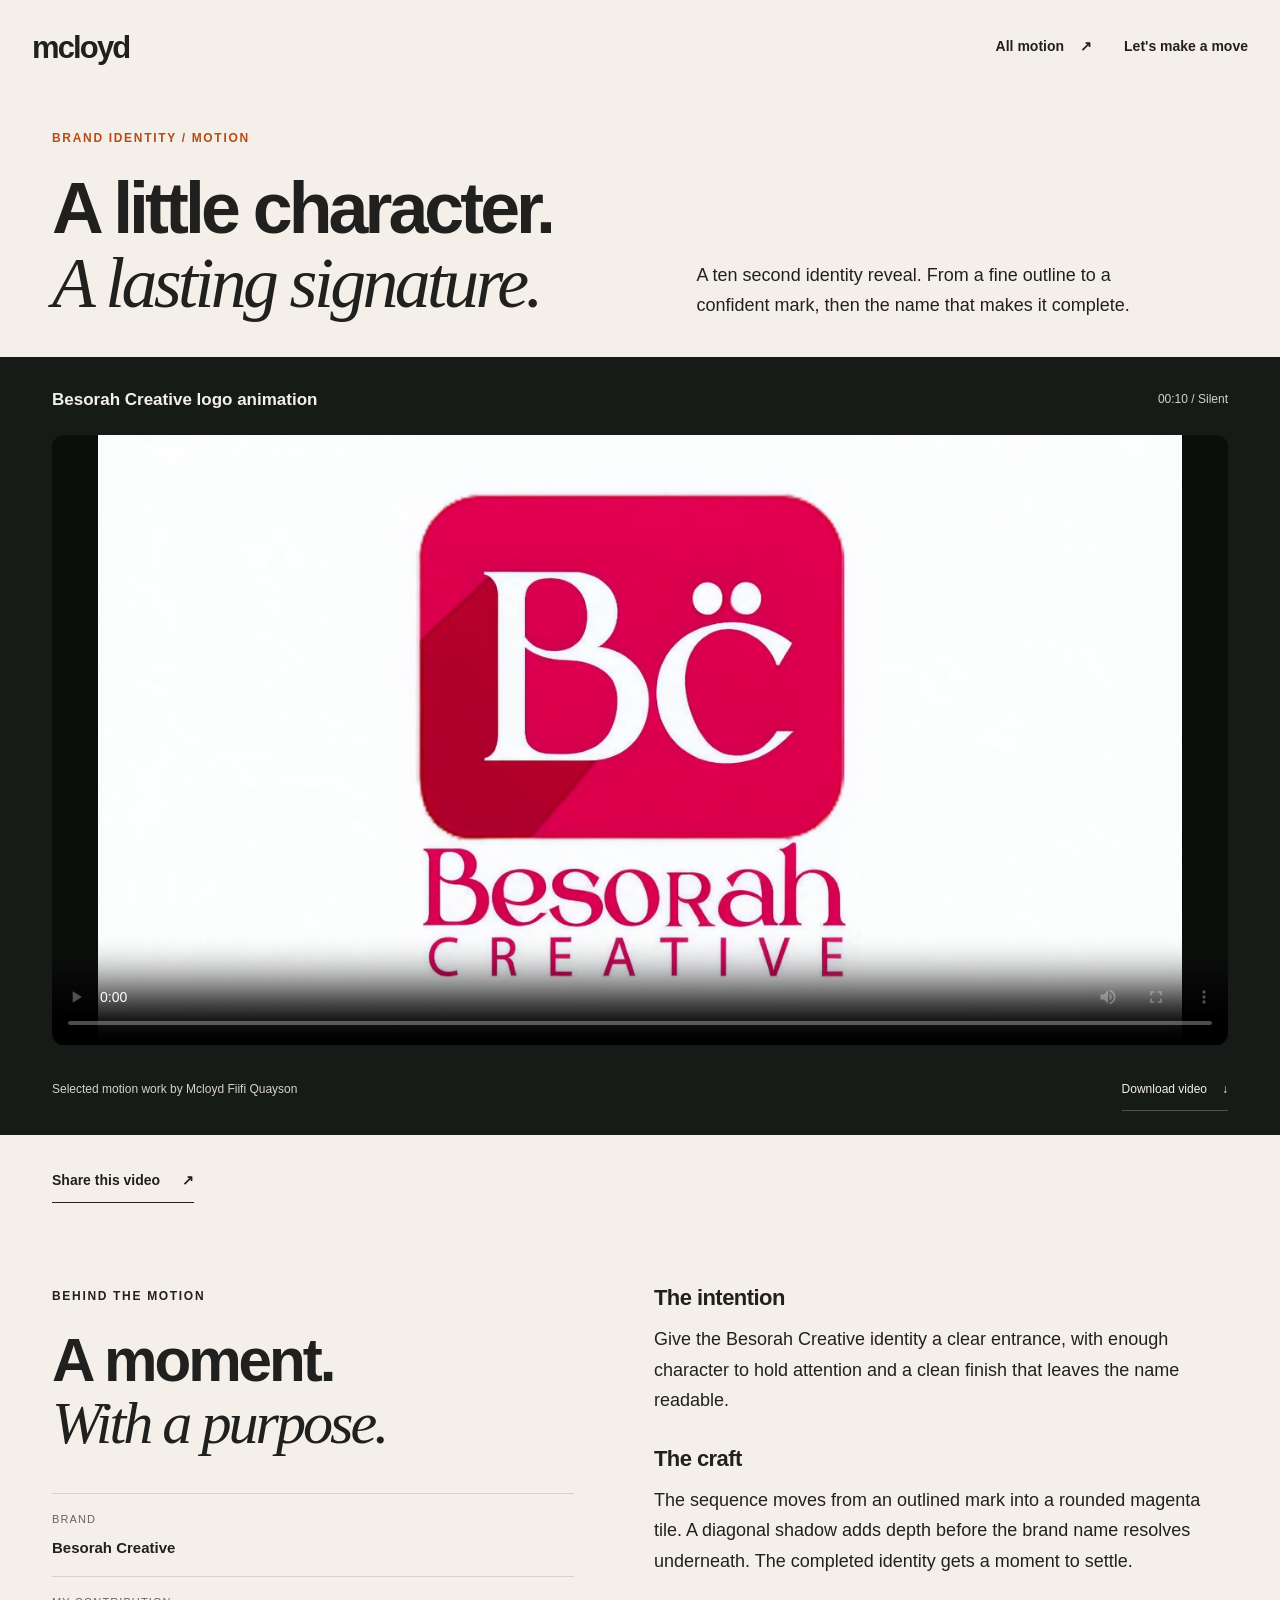
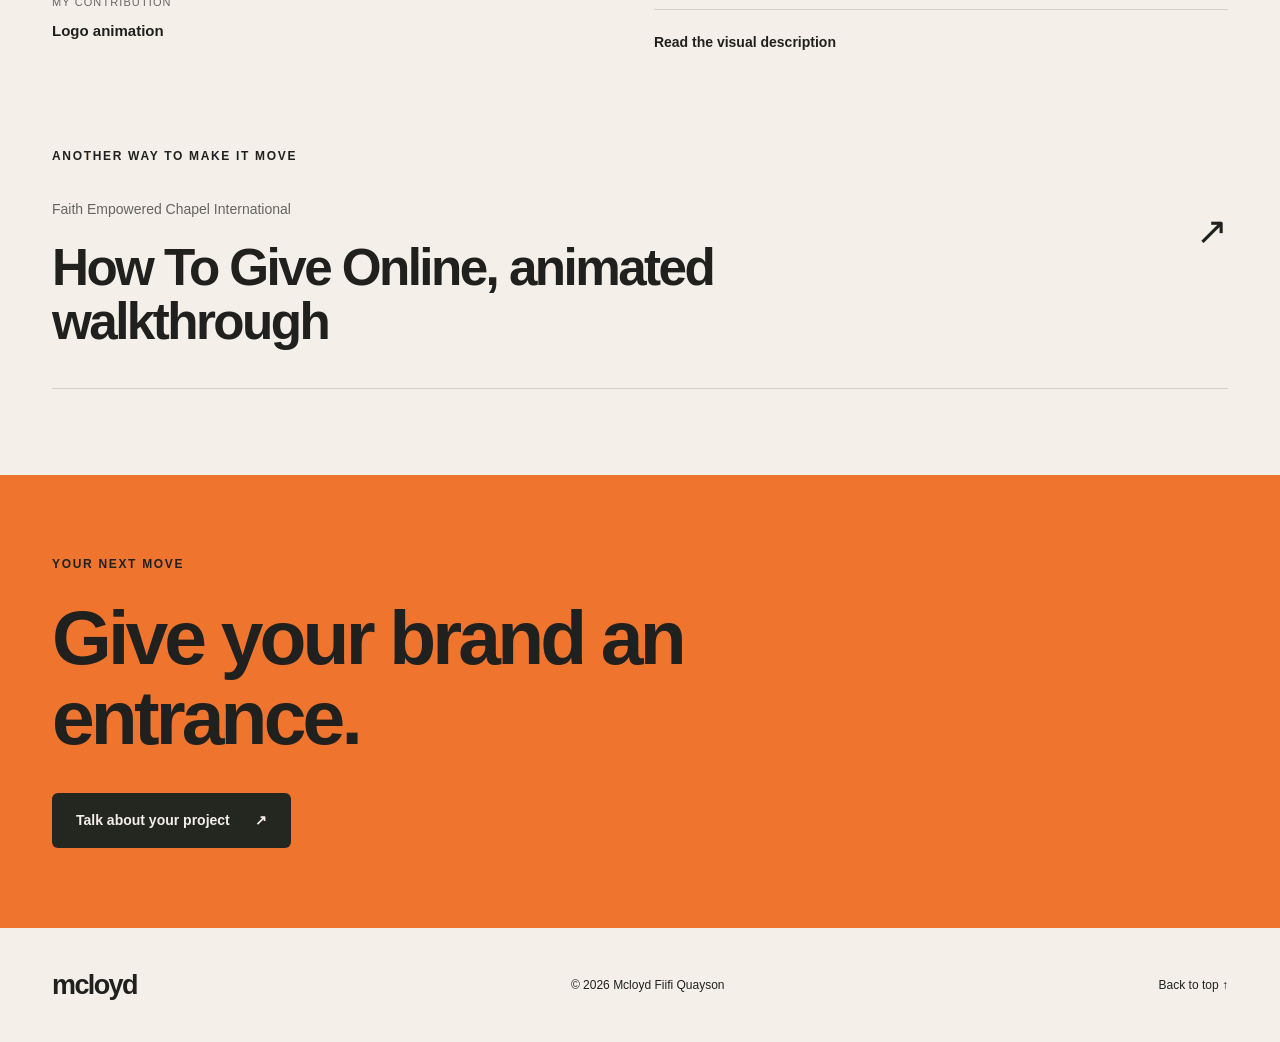
<file: motion/besorah-creative/index.html>
<!doctype html>
<html lang="en" prefix="og: https://ogp.me/ns#"><head>
<meta charset="utf-8"><meta name="viewport" content="width=device-width, initial-scale=1"><meta name="theme-color" content="#20211f">
<title>Besorah Creative logo animation | Mcloyd Fiifi Quayson</title><meta name="description" content="A ten second identity reveal. From a fine outline to a confident mark, then the name that makes it complete."><link rel="canonical" href="https://mfquayson.github.io/Portfolio/motion/besorah-creative/">
<meta property="og:type" content="website"><meta property="og:title" content="Besorah Creative logo animation | Mcloyd Fiifi Quayson"><meta property="og:description" content="A ten second identity reveal. From a fine outline to a confident mark, then the name that makes it complete."><meta property="og:url" content="https://mfquayson.github.io/Portfolio/motion/besorah-creative/"><meta property="og:site_name" content="Mcloyd Fiifi Quayson Portfolio"><meta property="og:image" content="https://mfquayson.github.io/Portfolio/assets/besorah-social-preview.jpg"><meta property="og:image:type" content="image/jpeg"><meta property="og:image:width" content="1200"><meta property="og:image:height" content="630"><meta property="og:image:alt" content="Besorah Creative logo animation, selected motion work by Mcloyd Fiifi Quayson">
<meta name="twitter:card" content="summary_large_image"><meta name="twitter:title" content="Besorah Creative logo animation"><meta name="twitter:description" content="A ten second identity reveal. From a fine outline to a confident mark, then the name that makes it complete."><meta name="twitter:image" content="https://mfquayson.github.io/Portfolio/assets/besorah-social-preview.jpg"><meta name="twitter:image:alt" content="Besorah Creative logo animation, selected motion work by Mcloyd Fiifi Quayson">
<link rel="icon" href="../../assets/favicon.svg" type="image/svg+xml"><link rel="stylesheet" href="../../style.css"><link rel="stylesheet" href="../../case-studies.css"><link rel="stylesheet" href="../../motion.css"><script src="../../case-study.js?v=20261012" defer></script>
<script type="application/ld+json">{"@context": "https://schema.org", "@type": "VideoObject", "name": "Besorah Creative logo animation", "description": "A ten second identity reveal. From a fine outline to a confident mark, then the name that makes it complete.", "thumbnailUrl": ["https://mfquayson.github.io/Portfolio/assets/besorah-social-preview.jpg"], "uploadDate": "2026-10-12T08:33:37Z", "duration": "PT10.042S", "contentUrl": "https://mfquayson.github.io/Portfolio/assets/besorah-logo-reveal.mp4", "url": "https://mfquayson.github.io/Portfolio/motion/besorah-creative/", "creator": {"@type": "Person", "name": "Mcloyd Fiifi Quayson", "url": "https://mfquayson.github.io/Portfolio/"}, "transcript": "The film opens on magenta with a fine outline of the B and c mark. The mark resolves into a magenta rounded square on a light background, with white lettering and a diagonal shadow. Small highlights appear as the name builds beneath the mark. The final frame holds the complete Besorah Creative identity. This video is silent."}</script>
</head><body class="case-page motion-page motion-besorah-creative">
<a class="skip" href="#main">Skip to content</a><header class="case-header"><a class="wordmark" href="../../index.html" aria-label="Mcloyd Quayson, home">mcloyd</a><nav aria-label="Motion page navigation"><a href="../../index.html#films">All motion <span aria-hidden="true">↗</span></a><a href="../../index.html#contact">Let's make a move</a></nav></header>
<main id="main"><section class="watch-hero"><div class="case-wrap watch-intro"><p class="eyebrow">Brand identity / Motion</p><h1>A little character.<br><em>A lasting signature.</em></h1><p>A ten second identity reveal. From a fine outline to a confident mark, then the name that makes it complete.</p></div>
<div class="motion-stage"><div class="case-wrap"><div class="watch-top"><h2>Besorah Creative logo animation</h2><span>00:10 / Silent</span></div><video controls playsinline preload="metadata" width="1280" height="720" poster="../../assets/besorah-logo-poster.jpg" aria-label="Besorah Creative logo animation"><source src="../../assets/besorah-logo-reveal.mp4" type="video/mp4">Your browser cannot play this video. <a href="../../assets/besorah-logo-reveal.mp4">Open the video</a>.</video><div class="watch-bottom"><p>Selected motion work by Mcloyd Fiifi Quayson</p><a href="../../assets/besorah-logo-reveal.mp4" download>Download video <span aria-hidden="true">↓</span></a></div></div></div>
<div class="case-wrap watch-actions"><button class="case-share" data-share-label="Video" data-share-url="https://mfquayson.github.io/Portfolio/motion/besorah-creative/">Share this video <span aria-hidden="true">↗</span></button><span class="share-status" role="status"></span></div></section>
<section class="case-wrap motion-story" aria-labelledby="motion-story-title"><div><p class="eyebrow">Behind the motion</p><h2 id="motion-story-title">A moment.<br><em>With a purpose.</em></h2><dl><div><dt>Brand</dt><dd>Besorah Creative</dd></div><div><dt>My contribution</dt><dd>Logo animation</dd></div></dl></div><div class="motion-story-copy"><h3>The intention</h3><p>Give the Besorah Creative identity a clear entrance, with enough character to hold attention and a clean finish that leaves the name readable.</p><h3>The craft</h3><p>The sequence moves from an outlined mark into a rounded magenta tile. A diagonal shadow adds depth before the brand name resolves underneath. The completed identity gets a moment to settle.</p><details class="motion-description"><summary>Read the visual description</summary><p>The film opens on magenta with a fine outline of the B and c mark. The mark resolves into a magenta rounded square on a light background, with white lettering and a diagonal shadow. Small highlights appear as the name builds beneath the mark. The final frame holds the complete Besorah Creative identity. This video is silent.</p></details></div></section>
<section class="case-next case-wrap"><p class="eyebrow">Another way to make it move</p><a href="../how-to-give-online/"><span>Faith Empowered Chapel International</span><h2>How To Give Online, animated walkthrough</h2><b aria-hidden="true">↗</b></a></section>
<section class="case-contact"><div class="case-wrap"><p class="eyebrow">Your next move</p><h2>Give your brand an entrance.</h2><a class="button button-orange" href="../../index.html#contact">Talk about your project <span aria-hidden="true">↗</span></a></div></section></main><footer class="case-footer case-wrap"><a class="wordmark" href="../../index.html">mcloyd</a><span>© 2026 Mcloyd Fiifi Quayson</span><a href="#main">Back to top ↑</a></footer></body></html>
</file>
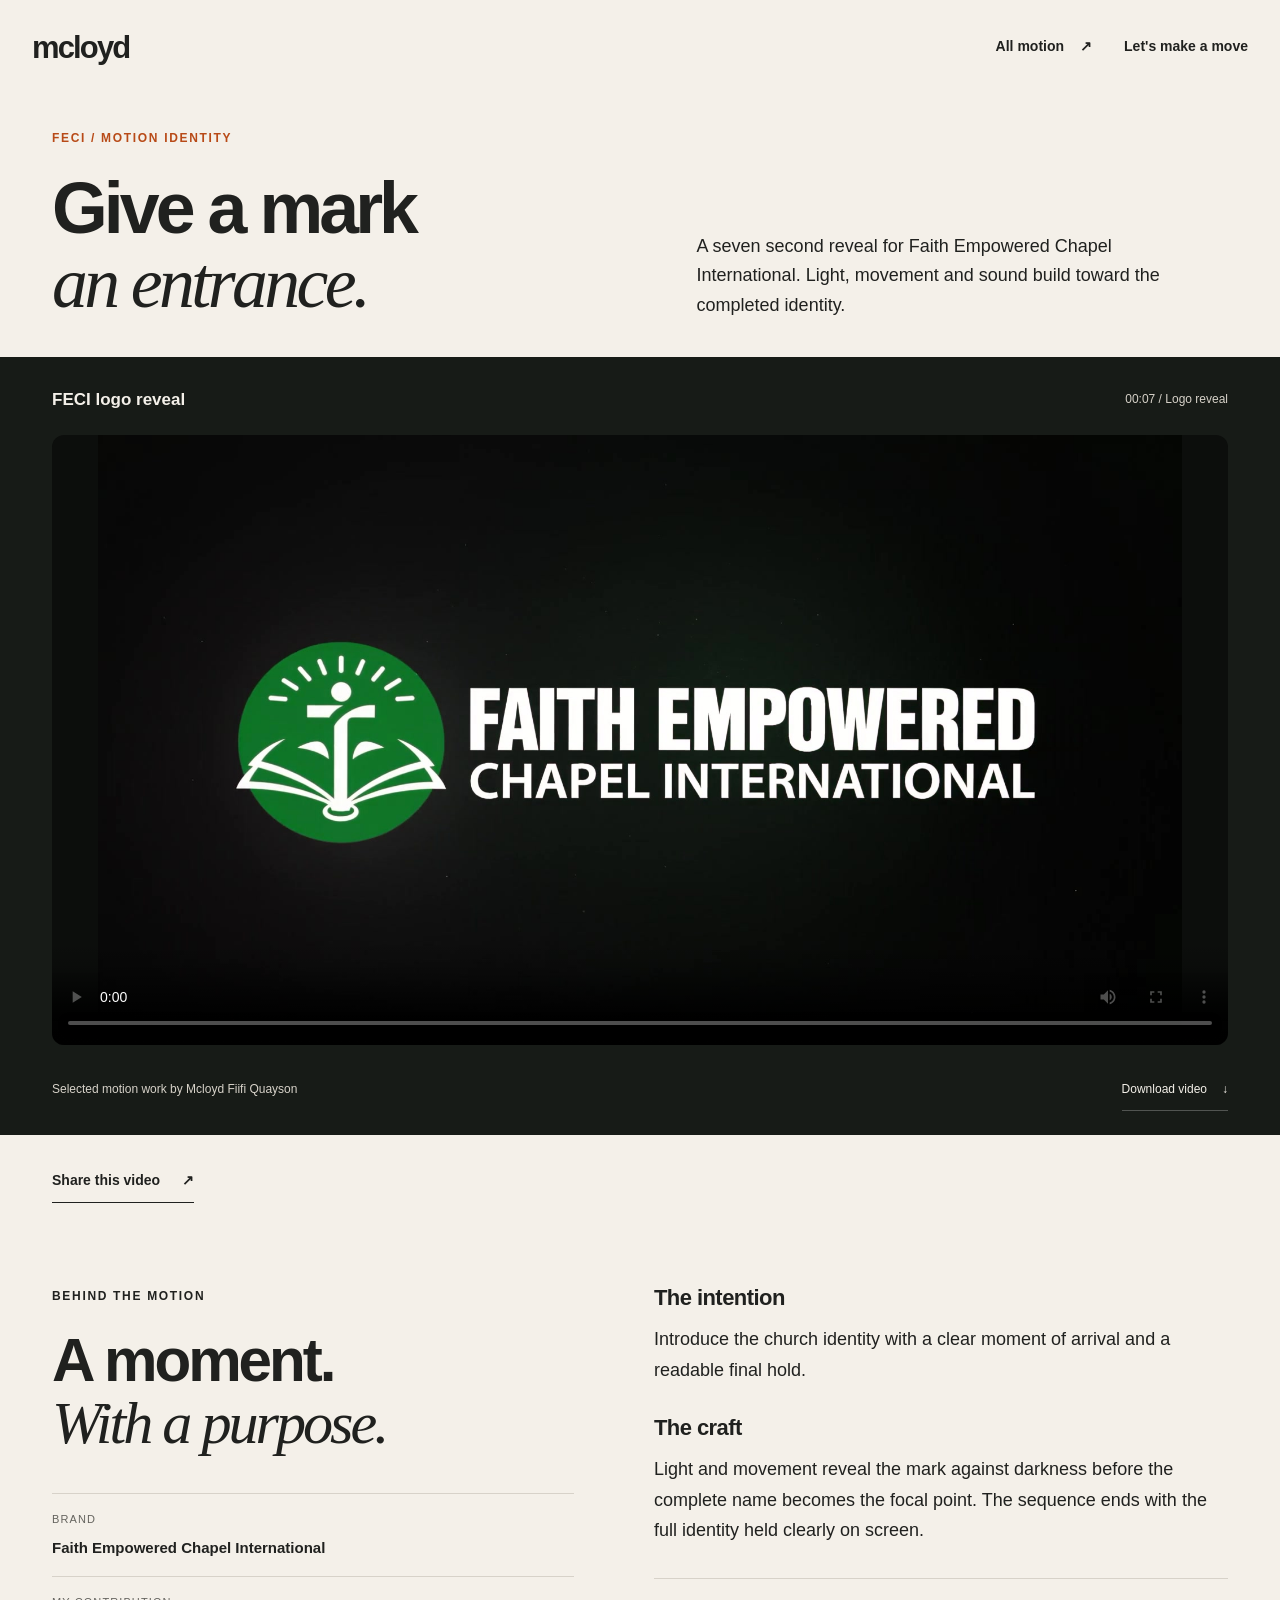
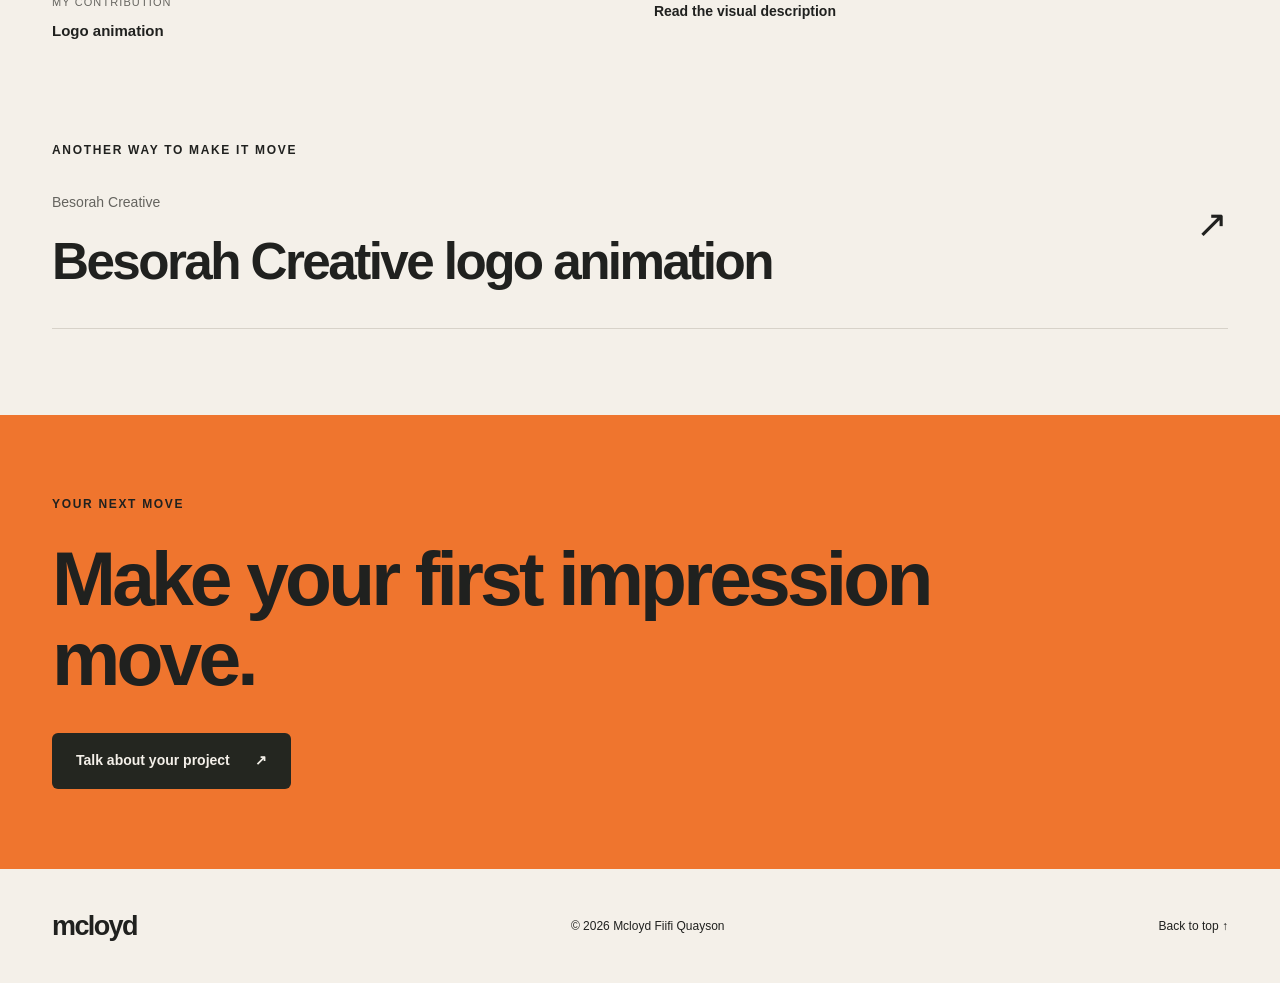
<file: motion/feci-logo-reveal/index.html>
<!doctype html>
<html lang="en" prefix="og: https://ogp.me/ns#"><head>
<meta charset="utf-8"><meta name="viewport" content="width=device-width, initial-scale=1"><meta name="theme-color" content="#20211f">
<title>FECI logo reveal | Mcloyd Fiifi Quayson</title><meta name="description" content="A seven second reveal for Faith Empowered Chapel International. Light, movement and sound build toward the completed identity."><link rel="canonical" href="https://mfquayson.github.io/Portfolio/motion/feci-logo-reveal/">
<meta property="og:type" content="website"><meta property="og:title" content="FECI logo reveal | Mcloyd Fiifi Quayson"><meta property="og:description" content="A seven second reveal for Faith Empowered Chapel International. Light, movement and sound build toward the completed identity."><meta property="og:url" content="https://mfquayson.github.io/Portfolio/motion/feci-logo-reveal/"><meta property="og:site_name" content="Mcloyd Fiifi Quayson Portfolio"><meta property="og:image" content="https://mfquayson.github.io/Portfolio/assets/feci-logo-social-preview.jpg"><meta property="og:image:type" content="image/jpeg"><meta property="og:image:width" content="1200"><meta property="og:image:height" content="630"><meta property="og:image:alt" content="FECI logo reveal, selected motion work by Mcloyd Fiifi Quayson">
<meta name="twitter:card" content="summary_large_image"><meta name="twitter:title" content="FECI logo reveal"><meta name="twitter:description" content="A seven second reveal for Faith Empowered Chapel International. Light, movement and sound build toward the completed identity."><meta name="twitter:image" content="https://mfquayson.github.io/Portfolio/assets/feci-logo-social-preview.jpg"><meta name="twitter:image:alt" content="FECI logo reveal, selected motion work by Mcloyd Fiifi Quayson">
<link rel="icon" href="../../assets/favicon.svg" type="image/svg+xml"><link rel="stylesheet" href="../../style.css"><link rel="stylesheet" href="../../case-studies.css"><link rel="stylesheet" href="../../motion.css"><script src="../../case-study.js?v=20261012" defer></script>
<script type="application/ld+json">{"@context": "https://schema.org", "@type": "VideoObject", "name": "FECI logo reveal", "description": "A seven second reveal for Faith Empowered Chapel International. Light, movement and sound build toward the completed identity.", "thumbnailUrl": ["https://mfquayson.github.io/Portfolio/assets/feci-logo-social-preview.jpg"], "uploadDate": "2026-10-05T13:41:14Z", "duration": "PT7.072S", "contentUrl": "https://mfquayson.github.io/Portfolio/assets/feci-logo-reveal.mp4", "url": "https://mfquayson.github.io/Portfolio/motion/feci-logo-reveal/", "creator": {"@type": "Person", "name": "Mcloyd Fiifi Quayson", "url": "https://mfquayson.github.io/Portfolio/"}, "transcript": "The reveal begins against a dark background. Light and movement introduce the green emblem and white logo details, then resolve into the complete Faith Empowered Chapel International identity. The final composition holds the emblem beside the church name. A sound build accompanies the visual reveal."}</script>
</head><body class="case-page motion-page motion-feci-logo-reveal">
<a class="skip" href="#main">Skip to content</a><header class="case-header"><a class="wordmark" href="../../index.html" aria-label="Mcloyd Quayson, home">mcloyd</a><nav aria-label="Motion page navigation"><a href="../../index.html#films">All motion <span aria-hidden="true">↗</span></a><a href="../../index.html#contact">Let's make a move</a></nav></header>
<main id="main"><section class="watch-hero"><div class="case-wrap watch-intro"><p class="eyebrow">FECI / Motion identity</p><h1>Give a mark<br><em>an entrance.</em></h1><p>A seven second reveal for Faith Empowered Chapel International. Light, movement and sound build toward the completed identity.</p></div>
<div class="motion-stage"><div class="case-wrap"><div class="watch-top"><h2>FECI logo reveal</h2><span>00:07 / Logo reveal</span></div><video controls playsinline preload="metadata" width="1920" height="1080" poster="../../assets/feci-logo-poster.jpg" aria-label="FECI logo reveal"><source src="../../assets/feci-logo-reveal.mp4" type="video/mp4">Your browser cannot play this video. <a href="../../assets/feci-logo-reveal.mp4">Open the video</a>.</video><div class="watch-bottom"><p>Selected motion work by Mcloyd Fiifi Quayson</p><a href="../../assets/feci-logo-reveal.mp4" download>Download video <span aria-hidden="true">↓</span></a></div></div></div>
<div class="case-wrap watch-actions"><button class="case-share" data-share-label="Video" data-share-url="https://mfquayson.github.io/Portfolio/motion/feci-logo-reveal/">Share this video <span aria-hidden="true">↗</span></button><span class="share-status" role="status"></span></div></section>
<section class="case-wrap motion-story" aria-labelledby="motion-story-title"><div><p class="eyebrow">Behind the motion</p><h2 id="motion-story-title">A moment.<br><em>With a purpose.</em></h2><dl><div><dt>Brand</dt><dd>Faith Empowered Chapel International</dd></div><div><dt>My contribution</dt><dd>Logo animation</dd></div></dl></div><div class="motion-story-copy"><h3>The intention</h3><p>Introduce the church identity with a clear moment of arrival and a readable final hold.</p><h3>The craft</h3><p>Light and movement reveal the mark against darkness before the complete name becomes the focal point. The sequence ends with the full identity held clearly on screen.</p><details class="motion-description"><summary>Read the visual description</summary><p>The reveal begins against a dark background. Light and movement introduce the green emblem and white logo details, then resolve into the complete Faith Empowered Chapel International identity. The final composition holds the emblem beside the church name. A sound build accompanies the visual reveal.</p></details></div></section>
<section class="case-next case-wrap"><p class="eyebrow">Another way to make it move</p><a href="../besorah-creative/"><span>Besorah Creative</span><h2>Besorah Creative logo animation</h2><b aria-hidden="true">↗</b></a></section>
<section class="case-contact"><div class="case-wrap"><p class="eyebrow">Your next move</p><h2>Make your first impression move.</h2><a class="button button-orange" href="../../index.html#contact">Talk about your project <span aria-hidden="true">↗</span></a></div></section></main><footer class="case-footer case-wrap"><a class="wordmark" href="../../index.html">mcloyd</a><span>© 2026 Mcloyd Fiifi Quayson</span><a href="#main">Back to top ↑</a></footer></body></html>
</file>
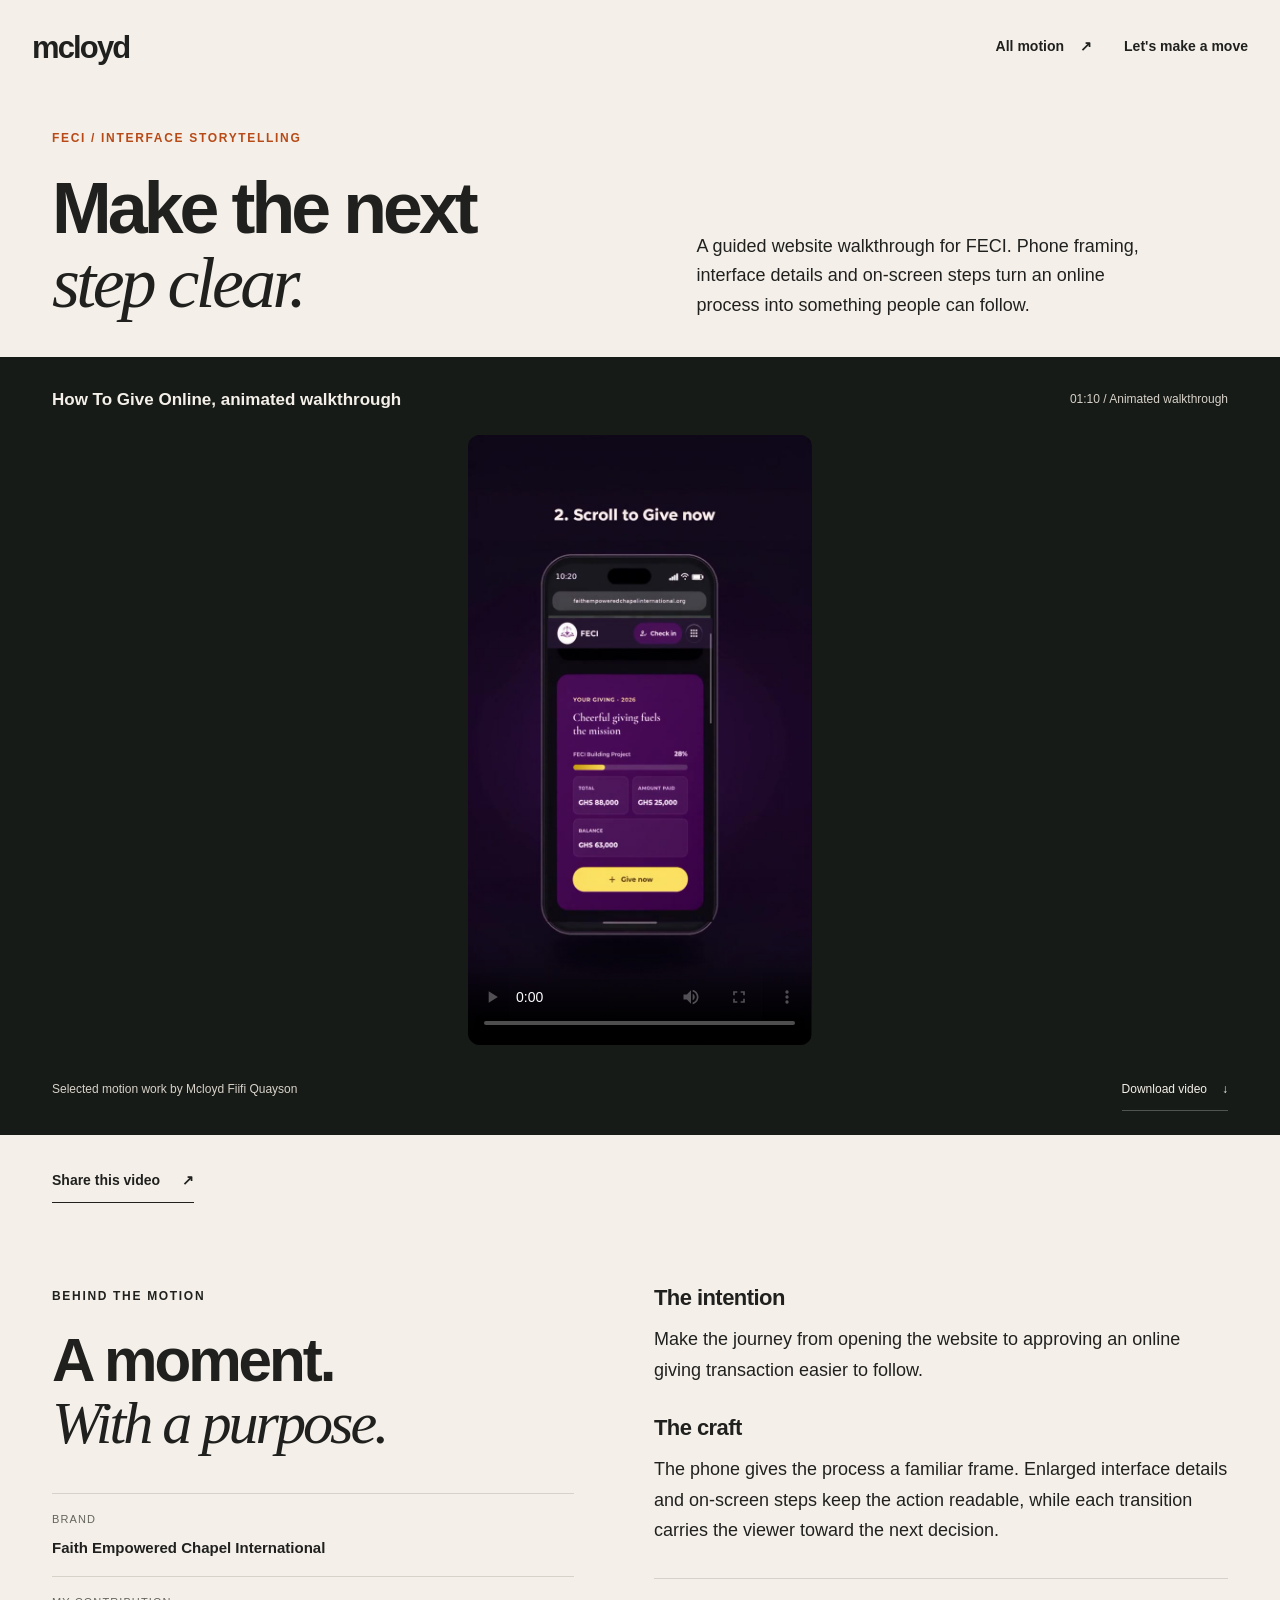
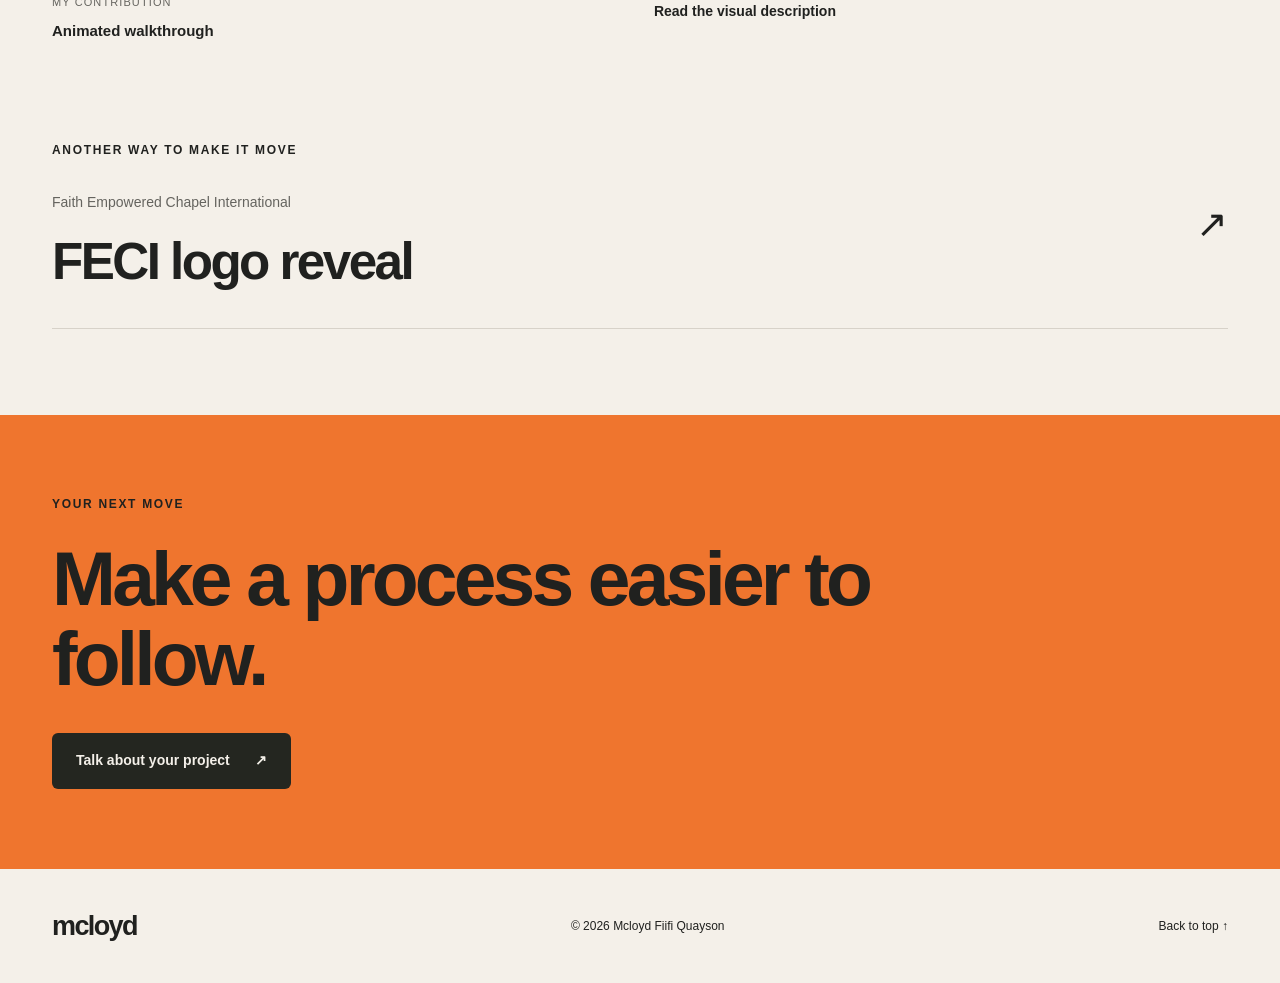
<file: motion/how-to-give-online/index.html>
<!doctype html>
<html lang="en" prefix="og: https://ogp.me/ns#"><head>
<meta charset="utf-8"><meta name="viewport" content="width=device-width, initial-scale=1"><meta name="theme-color" content="#20211f">
<title>How To Give Online, animated walkthrough | Mcloyd Fiifi Quayson</title><meta name="description" content="A guided website walkthrough for FECI. Phone framing, interface details and on-screen steps turn an online process into something people can follow."><link rel="canonical" href="https://mfquayson.github.io/Portfolio/motion/how-to-give-online/">
<meta property="og:type" content="website"><meta property="og:title" content="How To Give Online, animated walkthrough | Mcloyd Fiifi Quayson"><meta property="og:description" content="A guided website walkthrough for FECI. Phone framing, interface details and on-screen steps turn an online process into something people can follow."><meta property="og:url" content="https://mfquayson.github.io/Portfolio/motion/how-to-give-online/"><meta property="og:site_name" content="Mcloyd Fiifi Quayson Portfolio"><meta property="og:image" content="https://mfquayson.github.io/Portfolio/assets/feci-giving-social-preview.jpg"><meta property="og:image:type" content="image/jpeg"><meta property="og:image:width" content="1200"><meta property="og:image:height" content="630"><meta property="og:image:alt" content="How To Give Online, animated walkthrough, selected motion work by Mcloyd Fiifi Quayson">
<meta name="twitter:card" content="summary_large_image"><meta name="twitter:title" content="How To Give Online, animated walkthrough"><meta name="twitter:description" content="A guided website walkthrough for FECI. Phone framing, interface details and on-screen steps turn an online process into something people can follow."><meta name="twitter:image" content="https://mfquayson.github.io/Portfolio/assets/feci-giving-social-preview.jpg"><meta name="twitter:image:alt" content="How To Give Online, animated walkthrough, selected motion work by Mcloyd Fiifi Quayson">
<link rel="icon" href="../../assets/favicon.svg" type="image/svg+xml"><link rel="stylesheet" href="../../style.css"><link rel="stylesheet" href="../../case-studies.css"><link rel="stylesheet" href="../../motion.css"><script src="../../case-study.js?v=20261012" defer></script>
<script type="application/ld+json">{"@context": "https://schema.org", "@type": "VideoObject", "name": "How To Give Online, animated walkthrough", "description": "A guided website walkthrough for FECI. Phone framing, interface details and on-screen steps turn an online process into something people can follow.", "thumbnailUrl": ["https://mfquayson.github.io/Portfolio/assets/feci-giving-social-preview.jpg"], "uploadDate": "2026-10-05T13:41:14Z", "duration": "PT1M9.636S", "contentUrl": "https://mfquayson.github.io/Portfolio/assets/feci-giving-walkthrough.mp4", "url": "https://mfquayson.github.io/Portfolio/motion/how-to-give-online/", "creator": {"@type": "Person", "name": "Mcloyd Fiifi Quayson", "url": "https://mfquayson.github.io/Portfolio/"}, "transcript": "The film demonstrates opening the FECI website, scrolling to Give now, choosing a giving type, entering an amount, reviewing payment methods, choosing Mobile Money, entering and checking the payment number, and approving the transaction on a phone. The animation uses interface movement, phone framing and on-screen instructions to explain the sequence."}</script>
</head><body class="case-page motion-page motion-how-to-give-online">
<a class="skip" href="#main">Skip to content</a><header class="case-header"><a class="wordmark" href="../../index.html" aria-label="Mcloyd Quayson, home">mcloyd</a><nav aria-label="Motion page navigation"><a href="../../index.html#films">All motion <span aria-hidden="true">↗</span></a><a href="../../index.html#contact">Let's make a move</a></nav></header>
<main id="main"><section class="watch-hero"><div class="case-wrap watch-intro"><p class="eyebrow">FECI / Interface storytelling</p><h1>Make the next<br><em>step clear.</em></h1><p>A guided website walkthrough for FECI. Phone framing, interface details and on-screen steps turn an online process into something people can follow.</p></div>
<div class="motion-stage"><div class="case-wrap"><div class="watch-top"><h2>How To Give Online, animated walkthrough</h2><span>01:10 / Animated walkthrough</span></div><video controls playsinline preload="metadata" width="720" height="1280" poster="../../assets/feci-giving-poster.jpg" aria-label="How To Give Online, animated walkthrough"><source src="../../assets/feci-giving-walkthrough.mp4" type="video/mp4">Your browser cannot play this video. <a href="../../assets/feci-giving-walkthrough.mp4">Open the video</a>.</video><div class="watch-bottom"><p>Selected motion work by Mcloyd Fiifi Quayson</p><a href="../../assets/feci-giving-walkthrough.mp4" download>Download video <span aria-hidden="true">↓</span></a></div></div></div>
<div class="case-wrap watch-actions"><button class="case-share" data-share-label="Video" data-share-url="https://mfquayson.github.io/Portfolio/motion/how-to-give-online/">Share this video <span aria-hidden="true">↗</span></button><span class="share-status" role="status"></span></div></section>
<section class="case-wrap motion-story" aria-labelledby="motion-story-title"><div><p class="eyebrow">Behind the motion</p><h2 id="motion-story-title">A moment.<br><em>With a purpose.</em></h2><dl><div><dt>Brand</dt><dd>Faith Empowered Chapel International</dd></div><div><dt>My contribution</dt><dd>Animated walkthrough</dd></div></dl></div><div class="motion-story-copy"><h3>The intention</h3><p>Make the journey from opening the website to approving an online giving transaction easier to follow.</p><h3>The craft</h3><p>The phone gives the process a familiar frame. Enlarged interface details and on-screen steps keep the action readable, while each transition carries the viewer toward the next decision.</p><details class="motion-description"><summary>Read the visual description</summary><p>The film demonstrates opening the FECI website, scrolling to Give now, choosing a giving type, entering an amount, reviewing payment methods, choosing Mobile Money, entering and checking the payment number, and approving the transaction on a phone. The animation uses interface movement, phone framing and on-screen instructions to explain the sequence.</p></details></div></section>
<section class="case-next case-wrap"><p class="eyebrow">Another way to make it move</p><a href="../feci-logo-reveal/"><span>Faith Empowered Chapel International</span><h2>FECI logo reveal</h2><b aria-hidden="true">↗</b></a></section>
<section class="case-contact"><div class="case-wrap"><p class="eyebrow">Your next move</p><h2>Make a process easier to follow.</h2><a class="button button-orange" href="../../index.html#contact">Talk about your project <span aria-hidden="true">↗</span></a></div></section></main><footer class="case-footer case-wrap"><a class="wordmark" href="../../index.html">mcloyd</a><span>© 2026 Mcloyd Fiifi Quayson</span><a href="#main">Back to top ↑</a></footer></body></html>
</file>
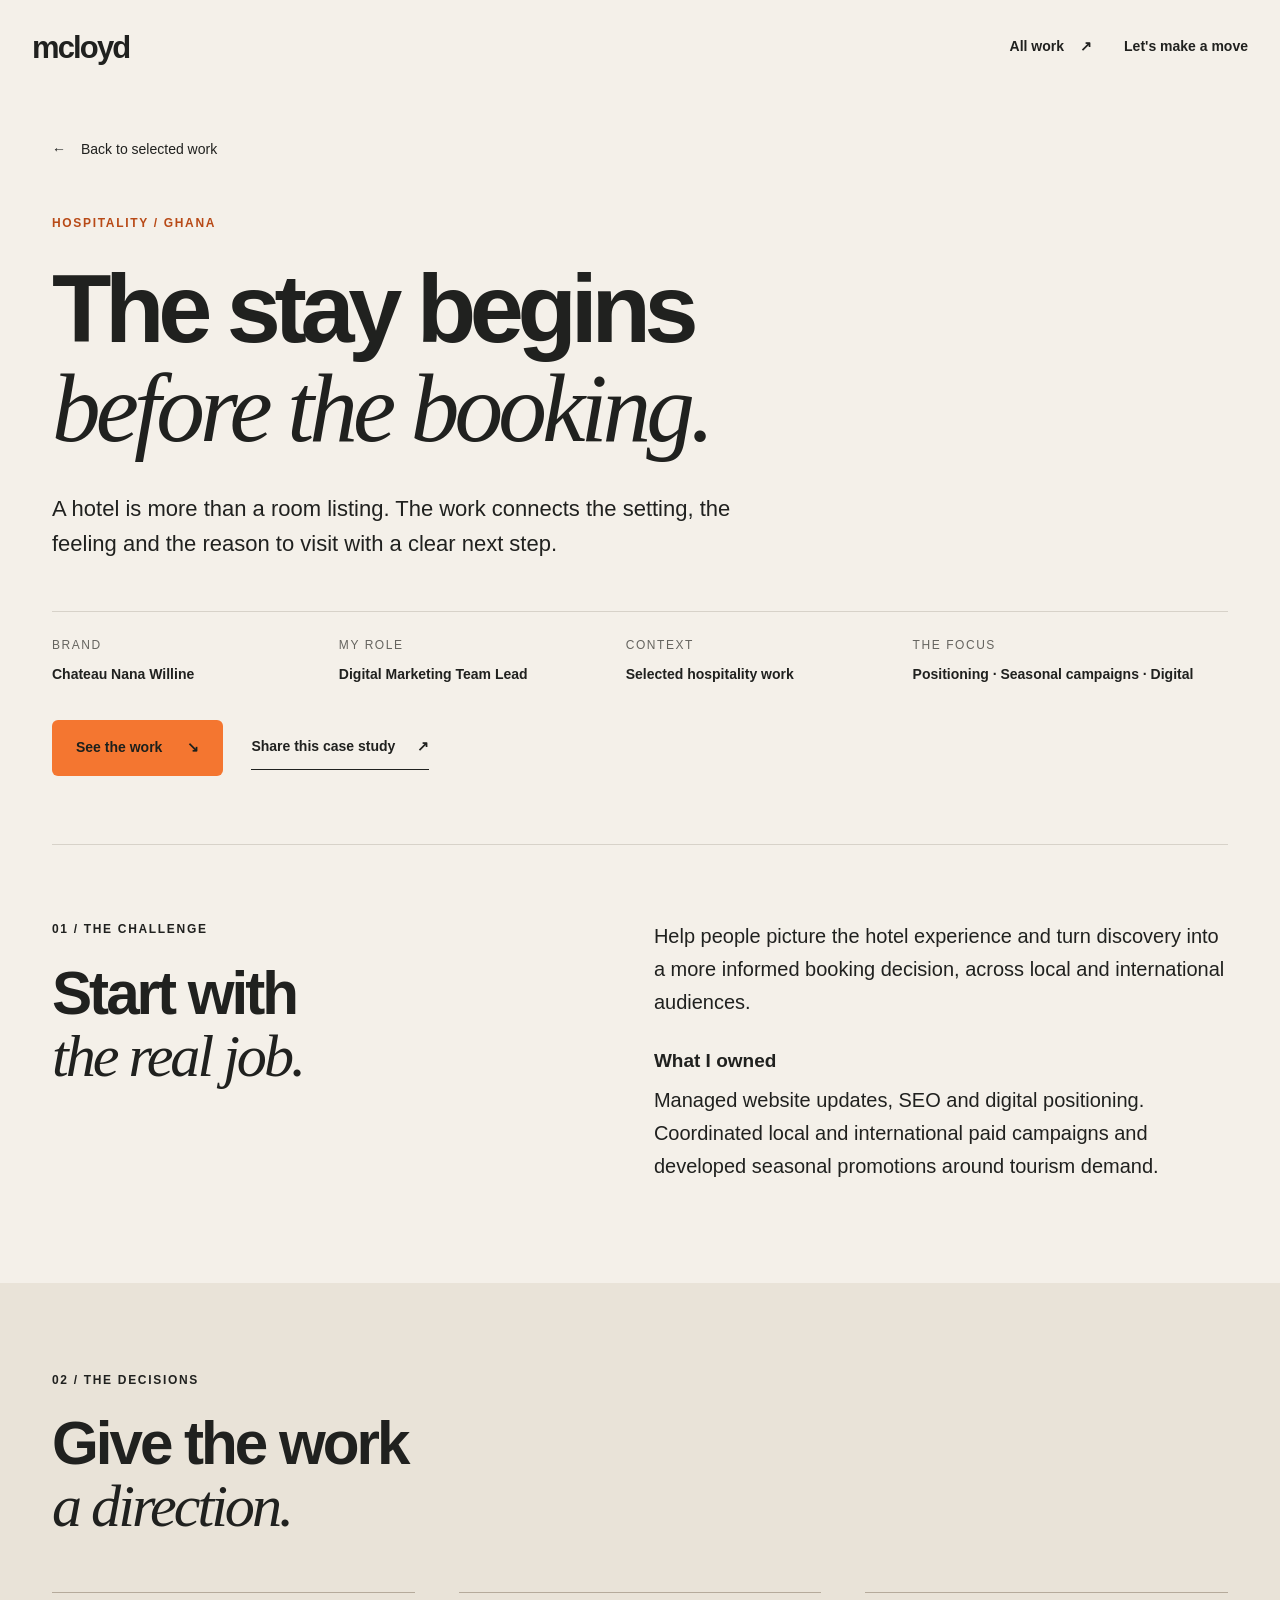
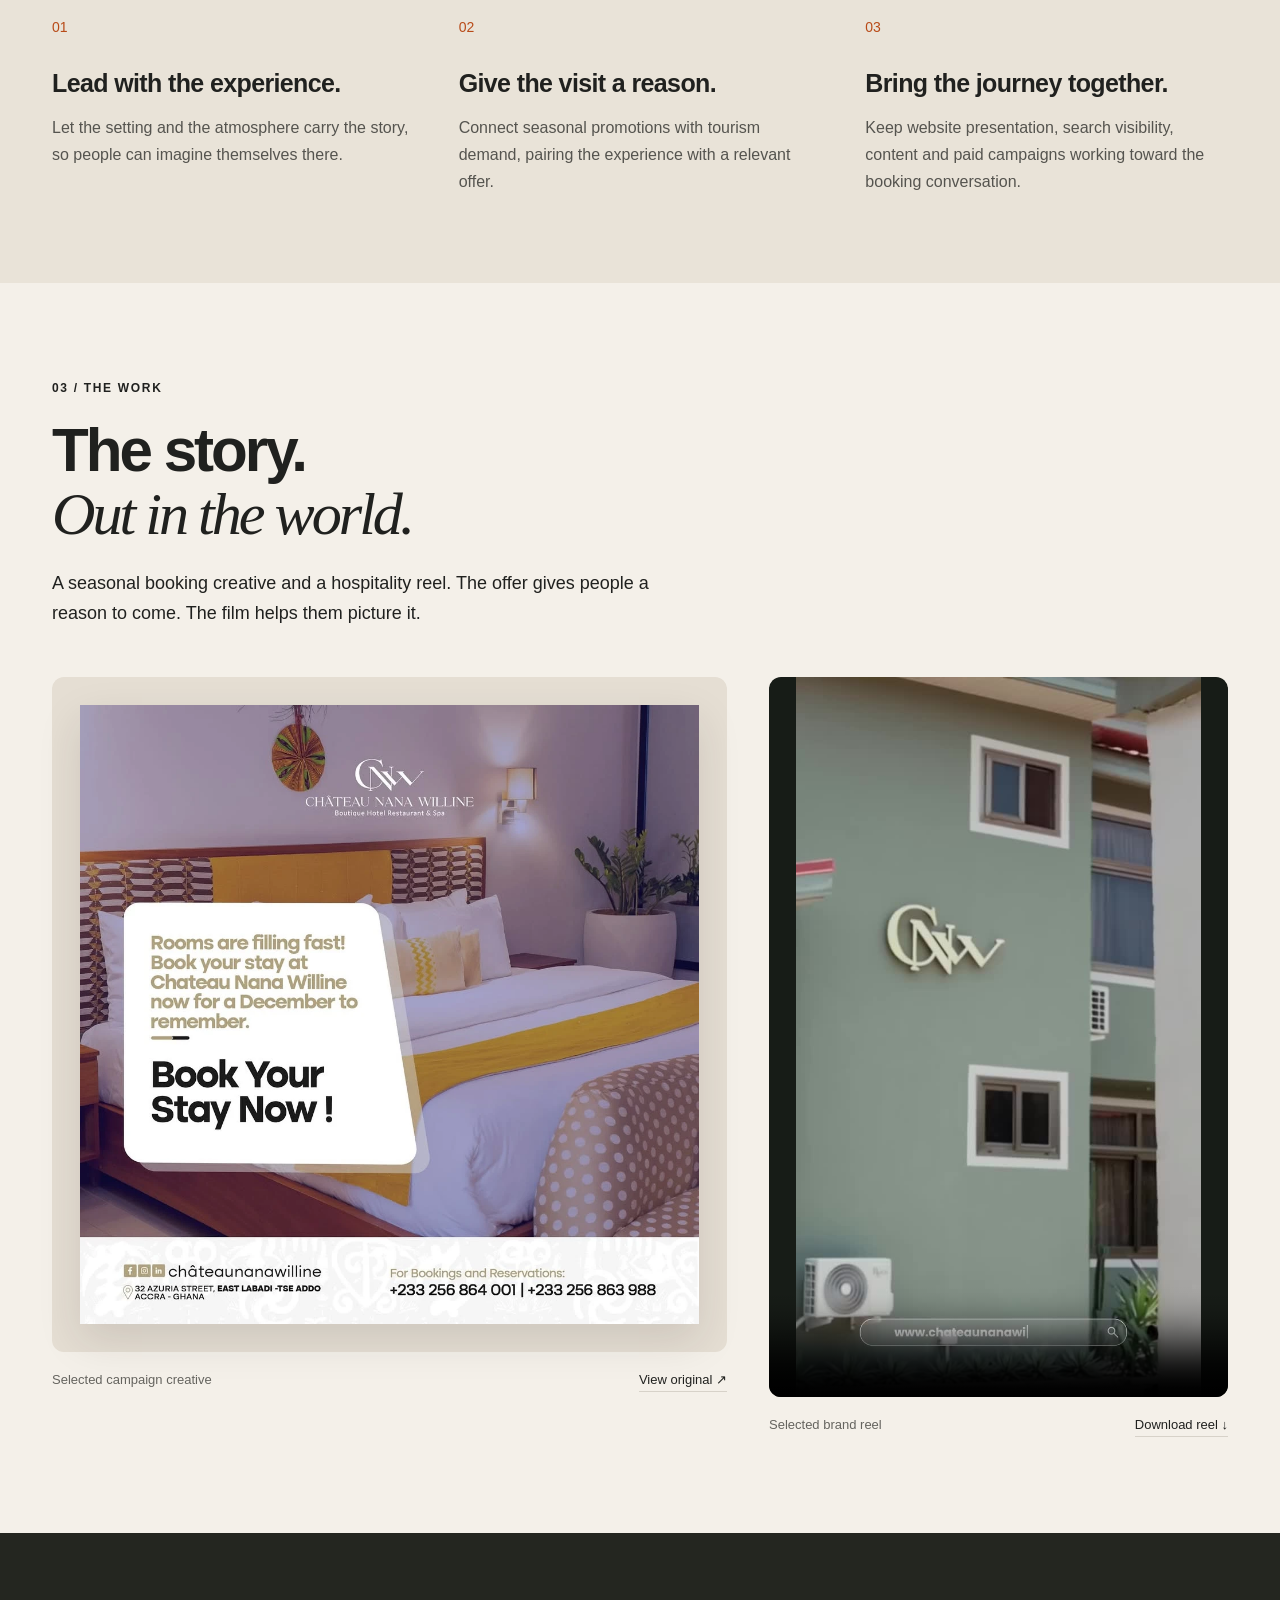
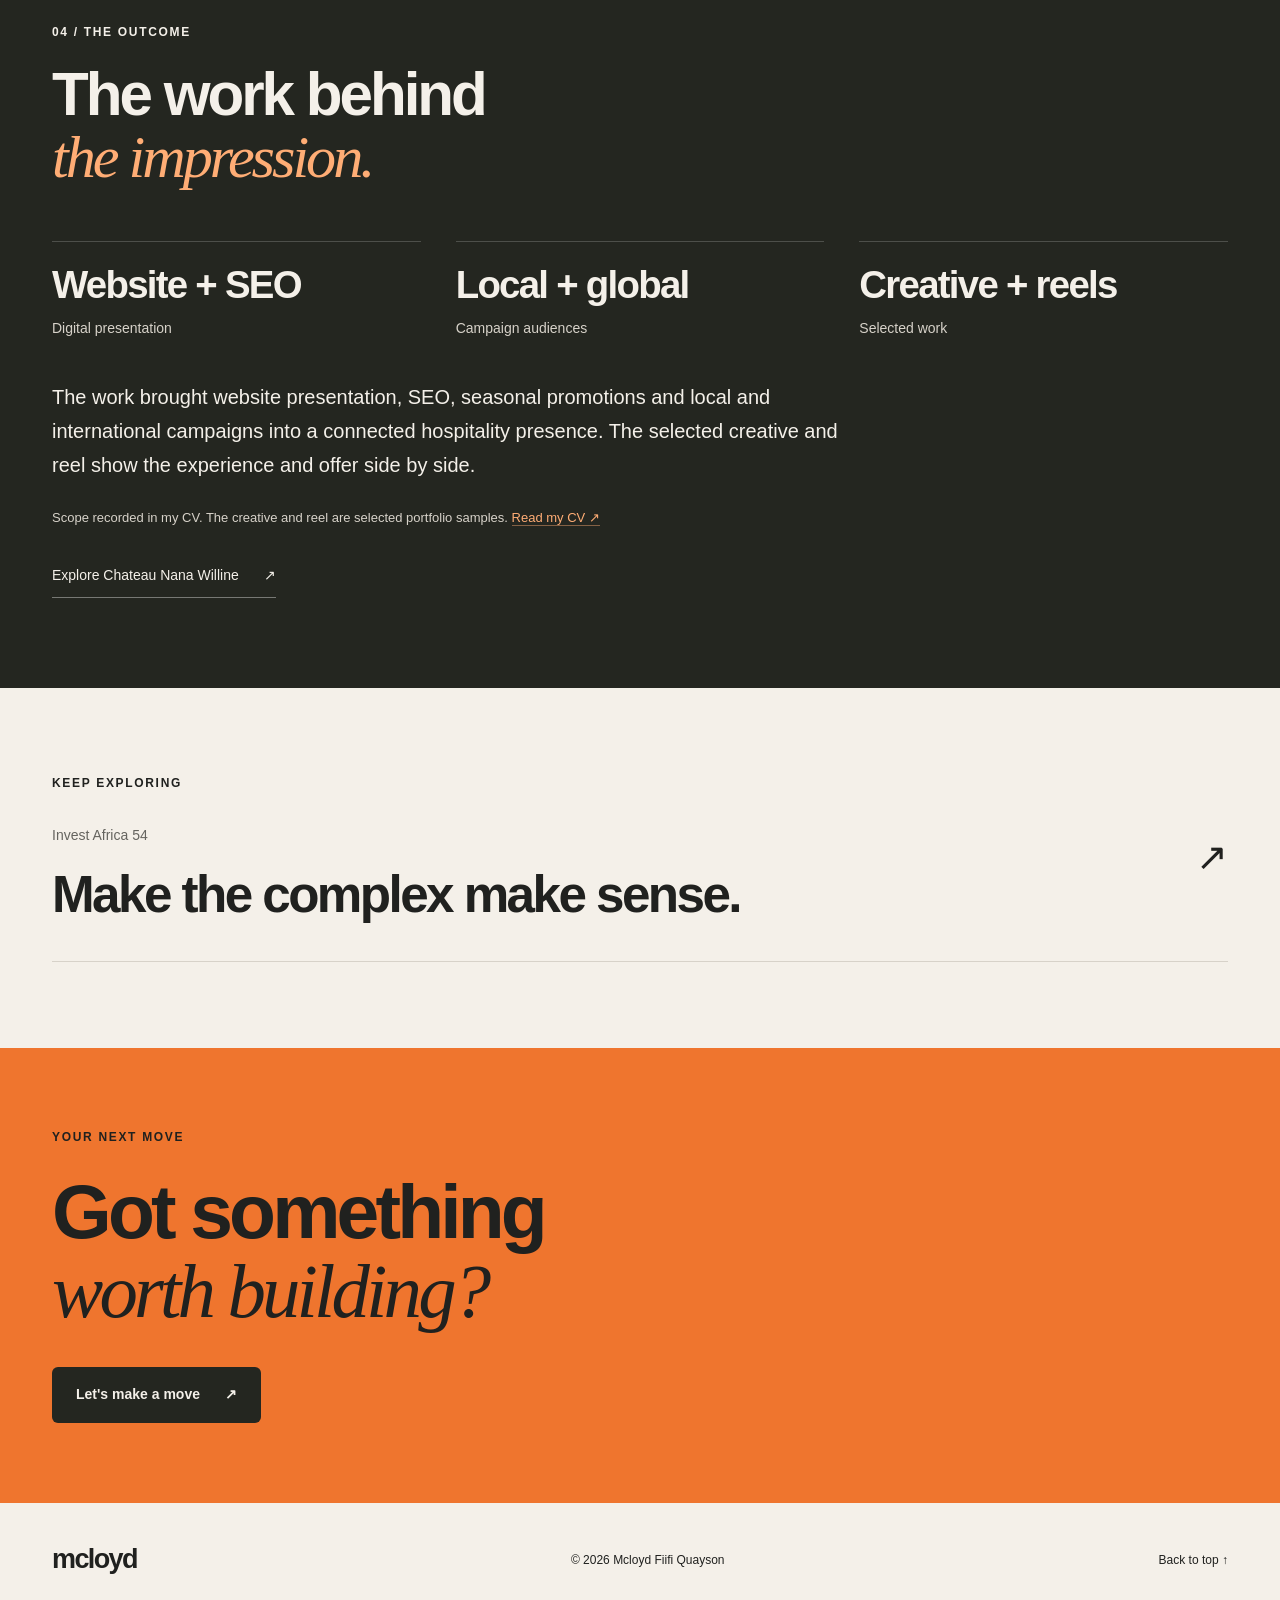
<file: work/chateau-nana-willine/index.html>
<!doctype html>
<html lang="en" prefix="og: https://ogp.me/ns#"><head>
<meta charset="utf-8"><meta name="viewport" content="width=device-width, initial-scale=1"><meta name="theme-color" content="#ed641d">
<title>Chateau Nana Willine | Mcloyd Fiifi Quayson Case Study</title>
<meta name="description" content="A hotel is more than a room listing. The work connects the setting, the feeling and the reason to visit with a clear next step."><link rel="canonical" href="https://mfquayson.github.io/Portfolio/work/chateau-nana-willine/">
<meta property="og:type" content="website"><meta property="og:title" content="Chateau Nana Willine | Mcloyd Fiifi Quayson"><meta property="og:description" content="A hotel is more than a room listing. The work connects the setting, the feeling and the reason to visit with a clear next step."><meta property="og:url" content="https://mfquayson.github.io/Portfolio/work/chateau-nana-willine/"><meta property="og:site_name" content="Mcloyd Fiifi Quayson Portfolio"><meta property="og:image" content="https://mfquayson.github.io/Portfolio/assets/mcloyd-social-preview.jpg"><meta property="og:image:type" content="image/jpeg"><meta property="og:image:width" content="1200"><meta property="og:image:height" content="630"><meta property="og:image:alt" content="Mcloyd Fiifi Quayson, marketing leader, brand strategist and storyteller.">
<meta name="twitter:card" content="summary_large_image"><meta name="twitter:title" content="Chateau Nana Willine | Mcloyd Fiifi Quayson"><meta name="twitter:description" content="A hotel is more than a room listing. The work connects the setting, the feeling and the reason to visit with a clear next step."><meta name="twitter:image" content="https://mfquayson.github.io/Portfolio/assets/mcloyd-social-preview.jpg"><meta name="twitter:image:alt" content="Mcloyd Fiifi Quayson, marketing leader, brand strategist and storyteller.">
<link rel="icon" href="../../assets/favicon.svg" type="image/svg+xml"><link rel="stylesheet" href="../../style.css"><link rel="stylesheet" href="../../case-studies.css"><script src="../../case-study.js" defer></script>
<script type="application/ld+json">{"@context": "https://schema.org", "@type": "CreativeWork", "name": "Chateau Nana Willine | Mcloyd Fiifi Quayson case study", "url": "https://mfquayson.github.io/Portfolio/work/chateau-nana-willine/", "description": "A hotel is more than a room listing. The work connects the setting, the feeling and the reason to visit with a clear next step.", "author": {"@type": "Person", "name": "Mcloyd Fiifi Quayson", "url": "https://mfquayson.github.io/Portfolio/"}, "image": "https://mfquayson.github.io/Portfolio/assets/hotel.webp"}</script>
</head><body class="case-page case-chateau-nana-willine">
<a class="skip" href="#main">Skip to content</a>
<header class="case-header"><a class="wordmark" href="../../index.html" aria-label="Mcloyd Quayson, home">mcloyd</a><nav aria-label="Case study navigation"><a href="../../index.html#work">All work <span aria-hidden="true">↗</span></a><a href="../../index.html#contact">Let's make a move</a></nav></header>
<main id="main">
<section class="case-hero"><div class="case-wrap"><a class="case-back" href="../../index.html#work"><span aria-hidden="true">←</span> Back to selected work</a><p class="eyebrow">Hospitality / Ghana</p><h1>The stay begins<br><em>before the booking.</em></h1><p class="case-intro">A hotel is more than a room listing. The work connects the setting, the feeling and the reason to visit with a clear next step.</p><div class="case-meta"><div><span>Brand</span><strong>Chateau Nana Willine</strong></div><div><span>My role</span><strong>Digital Marketing Team Lead</strong></div><div><span>Context</span><strong>Selected hospitality work</strong></div><div><span>The focus</span><strong>Positioning · Seasonal campaigns · Digital</strong></div></div><div class="case-actions"><a class="button button-orange" href="#selected-work">See the work <span aria-hidden="true">↘</span></a><button class="case-share" data-share-url="https://mfquayson.github.io/Portfolio/work/chateau-nana-willine/">Share this case study <span aria-hidden="true">↗</span></button><span class="share-status" role="status"></span></div></div></section>
<section class="case-brief case-wrap" aria-labelledby="challenge-title"><div><p class="eyebrow">01 / The challenge</p><h2 id="challenge-title">Start with<br><em>the real job.</em></h2></div><div><p>Help people picture the hotel experience and turn discovery into a more informed booking decision, across local and international audiences.</p><h3>What I owned</h3><p>Managed website updates, SEO and digital positioning. Coordinated local and international paid campaigns and developed seasonal promotions around tourism demand.</p></div></section>
<section class="case-direction"><div class="case-wrap"><div class="case-section-heading"><p class="eyebrow">02 / The decisions</p><h2>Give the work<br><em>a direction.</em></h2></div><div class="decision-grid"><article><span>01</span><h3>Lead with the experience.</h3><p>Let the setting and the atmosphere carry the story, so people can imagine themselves there.</p></article><article><span>02</span><h3>Give the visit a reason.</h3><p>Connect seasonal promotions with tourism demand, pairing the experience with a relevant offer.</p></article><article><span>03</span><h3>Bring the journey together.</h3><p>Keep website presentation, search visibility, content and paid campaigns working toward the booking conversation.</p></article></div></div></section>
<section class="case-work case-wrap" id="selected-work" aria-labelledby="selected-work-title"><div class="case-section-heading"><p class="eyebrow">03 / The work</p><h2 id="selected-work-title">The story.<br><em>Out in the world.</em></h2><p>A seasonal booking creative and a hospitality reel. The offer gives people a reason to come. The film helps them picture it.</p></div><div class="case-media-grid"><figure class="case-creative"><a href="../../assets/hotel.webp" target="_blank" rel="noopener" aria-label="Open original Chateau Nana Willine campaign creative"><img src="../../assets/hotel.webp" alt="A Chateau Nana Willine seasonal booking campaign creative" width="1080" height="1080" loading="lazy"></a><figcaption>Selected campaign creative <a href="../../assets/hotel.webp" target="_blank" rel="noopener">View original <span aria-hidden="true">↗</span></a></figcaption></figure><figure class="case-film"><video controls playsinline preload="none" poster="../../assets/hotelFilm.jpg" aria-label="Chateau Nana Willine campaign reel"><source src="../../assets/hotelFilm.mp4" type="video/mp4">Your browser cannot play this video. <a href="../../assets/hotelFilm.mp4">Open the reel</a>.</video><figcaption>Selected brand reel <a href="../../assets/hotelFilm.mp4" download>Download reel <span aria-hidden="true">↓</span></a></figcaption></figure></div></section>
<section class="case-outcome"><div class="case-wrap"><p class="eyebrow">04 / The outcome</p><h2>The work behind<br><em>the impression.</em></h2><div class="case-stats"><div><strong>Website + SEO</strong><span>Digital presentation</span></div><div><strong>Local + global</strong><span>Campaign audiences</span></div><div><strong>Creative + reels</strong><span>Selected work</span></div></div><p class="case-outcome-copy">The work brought website presentation, SEO, seasonal promotions and local and international campaigns into a connected hospitality presence. The selected creative and reel show the experience and offer side by side.</p><p class="case-source">Scope recorded in my CV. The creative and reel are selected portfolio samples. <a href="../../assets/mcloyd-quayson-cv.pdf">Read my CV <span aria-hidden="true">↗</span></a></p><a class="case-brand-link" href="https://www.instagram.com/chateaunanawilline/" target="_blank" rel="noopener">Explore Chateau Nana Willine <span aria-hidden="true">↗</span></a></div></section>
<section class="case-next case-wrap"><p class="eyebrow">Keep exploring</p><a href="../invest-africa-54/"><span>Invest Africa 54</span><h2>Make the complex make sense.</h2><b aria-hidden="true">↗</b></a></section>
<section class="case-contact"><div class="case-wrap"><p class="eyebrow">Your next move</p><h2>Got something<br><em>worth building?</em></h2><a class="button button-orange" href="../../index.html#contact">Let's make a move <span aria-hidden="true">↗</span></a></div></section>
</main><footer class="case-footer case-wrap"><a class="wordmark" href="../../index.html">mcloyd</a><span>© 2026 Mcloyd Fiifi Quayson</span><a href="#main">Back to top ↑</a></footer>
</body></html>
</file>
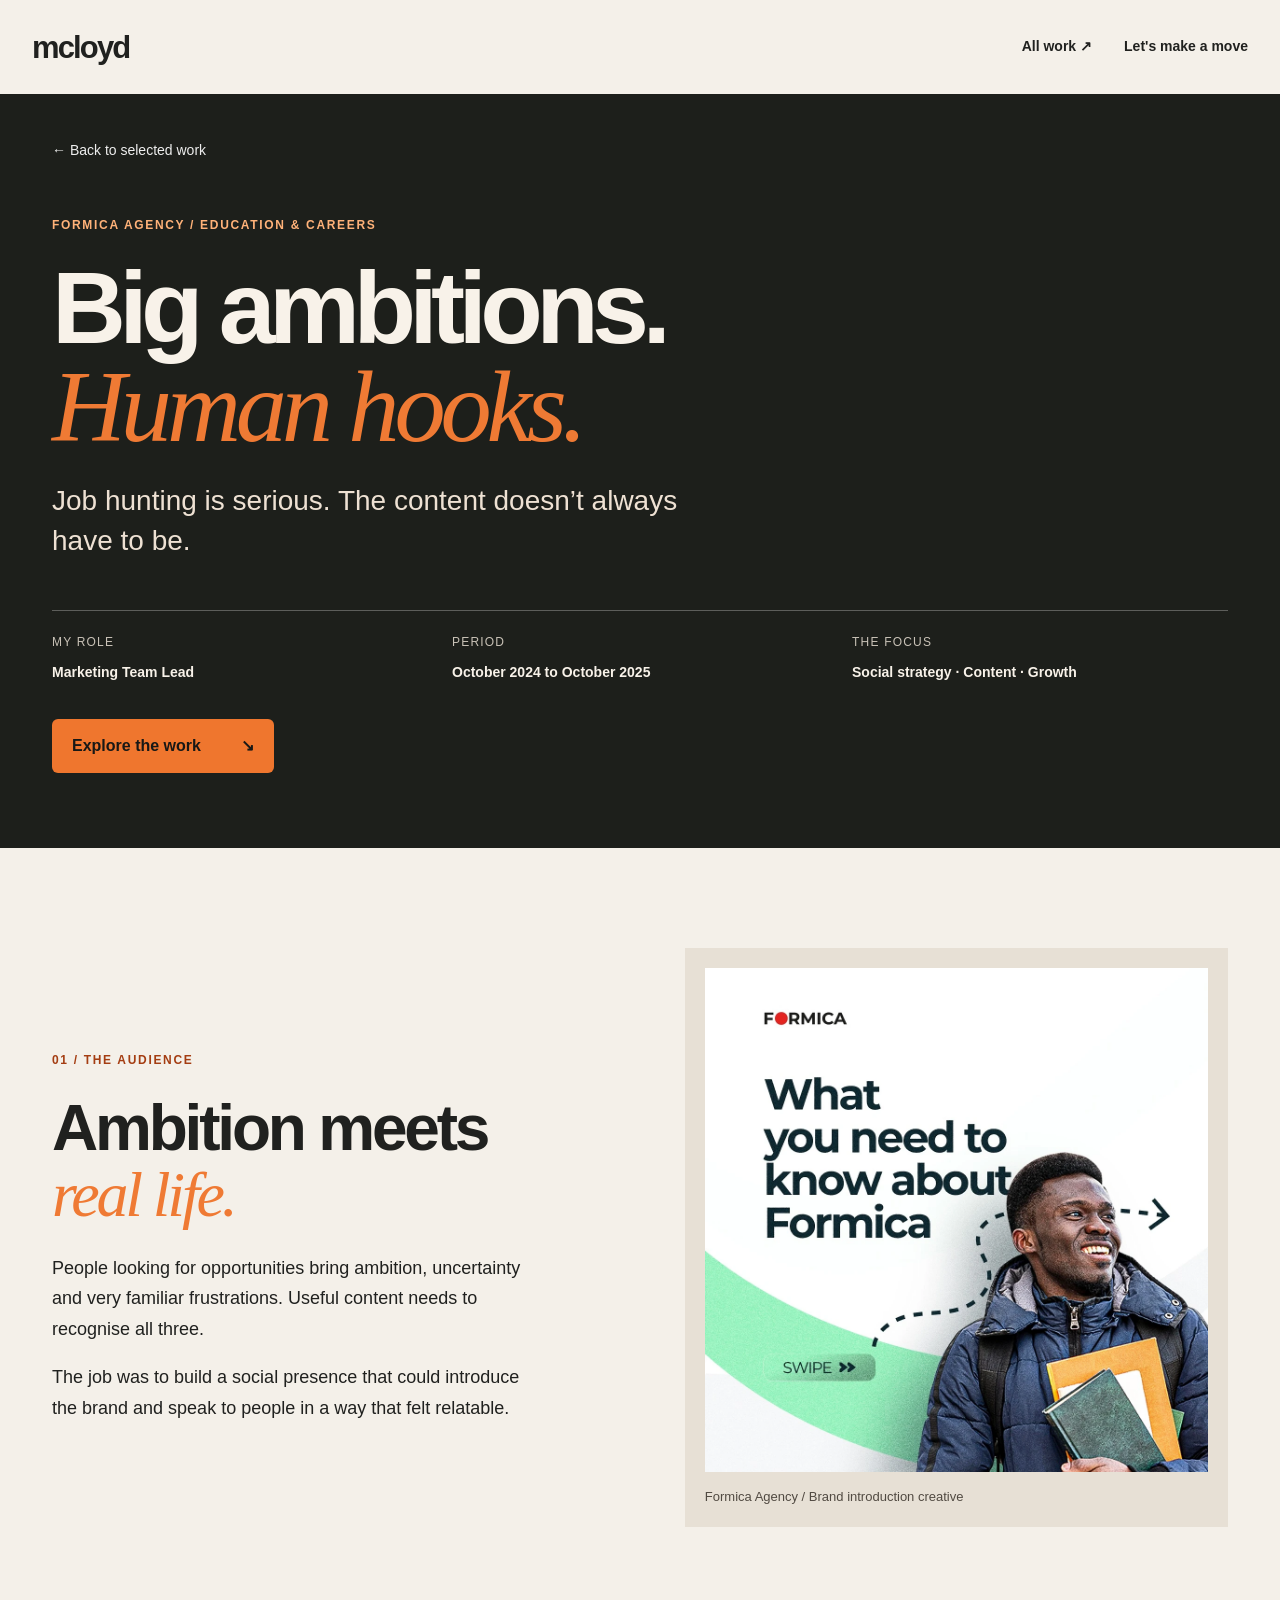
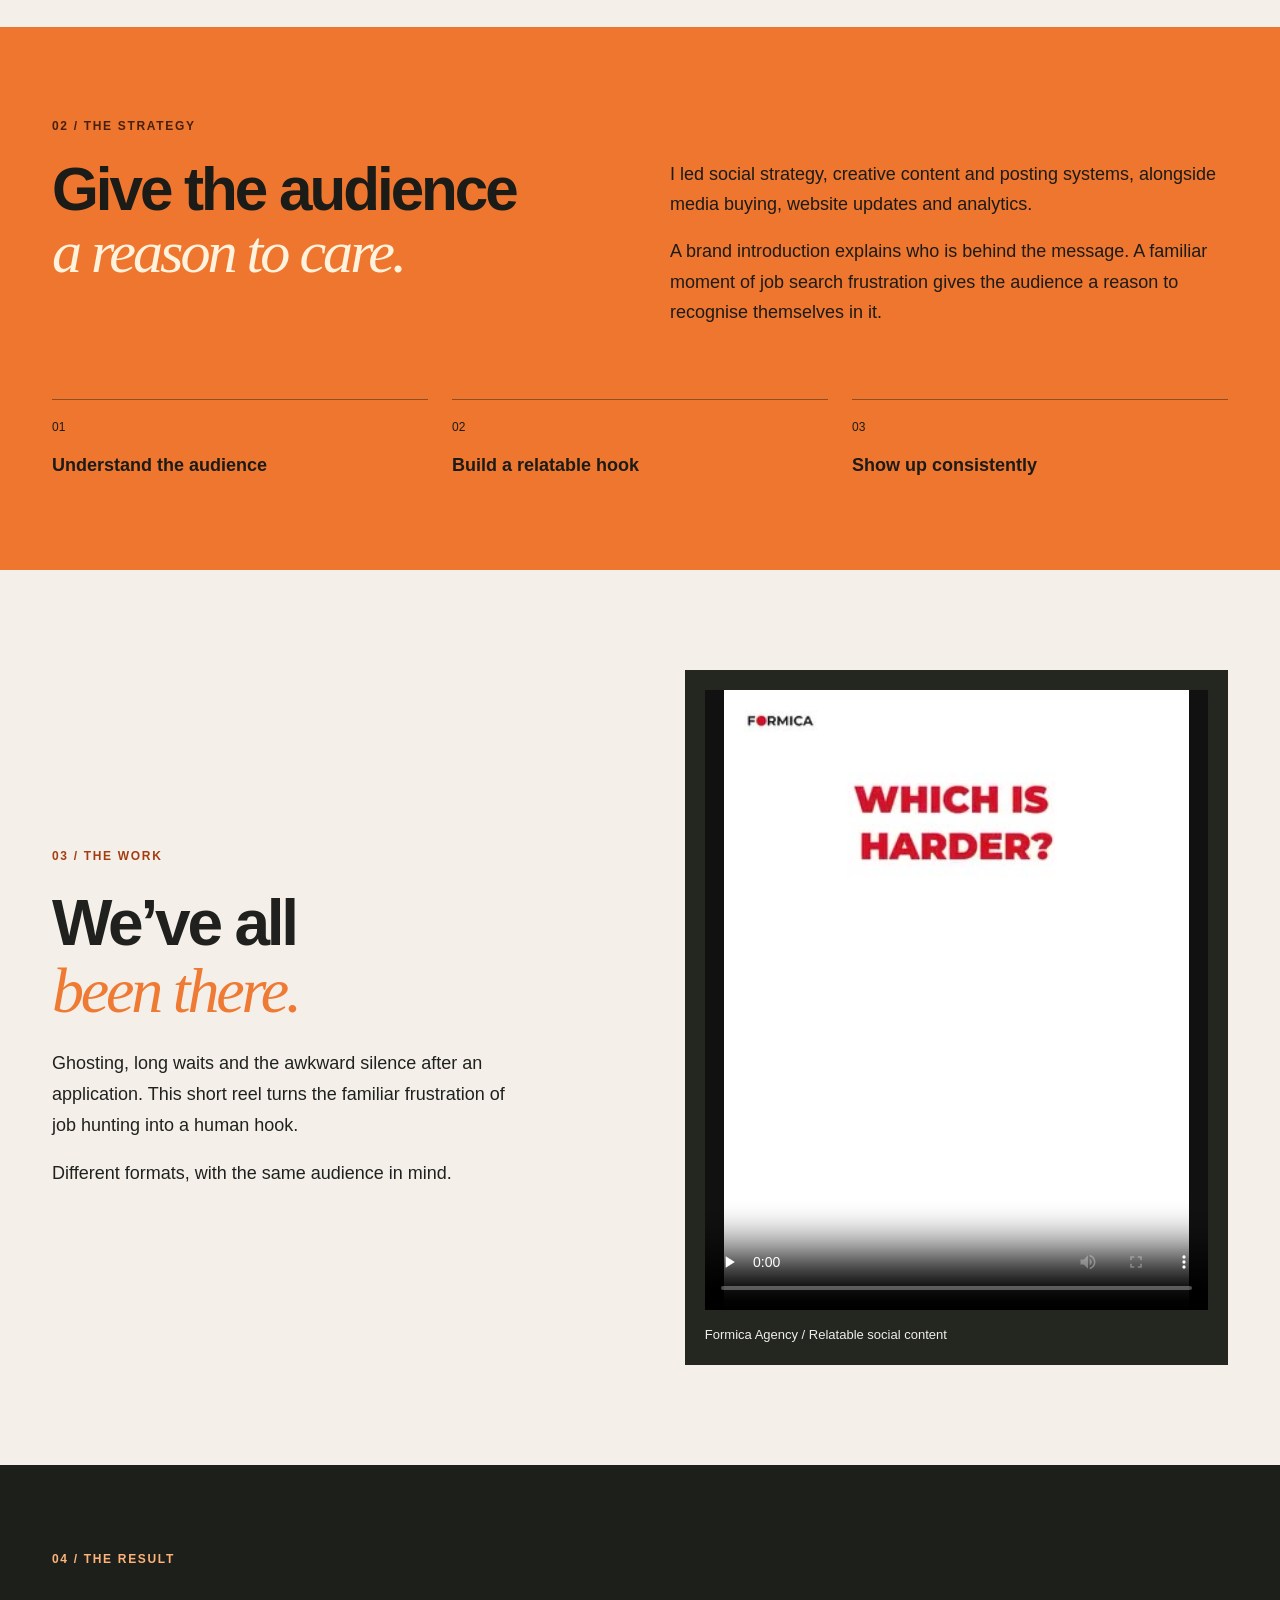
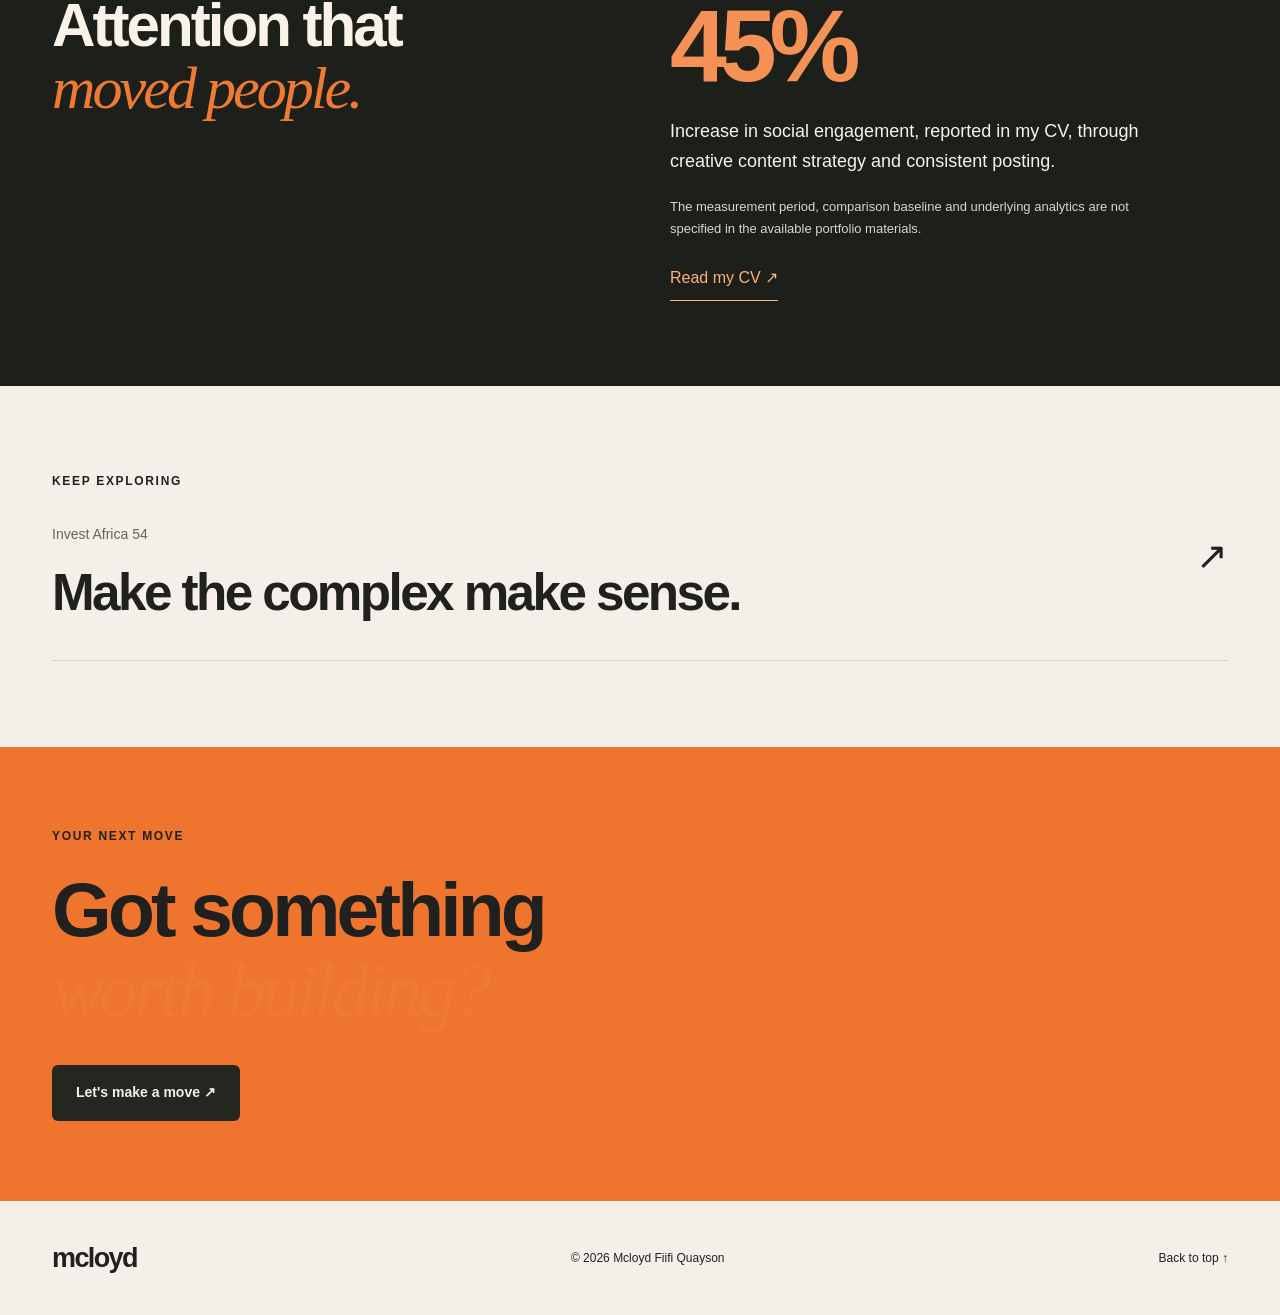
<file: work/formica-agency/index.html>
<!doctype html><html lang="en"><head>
<meta charset="utf-8"><meta name="viewport" content="width=device-width, initial-scale=1"><meta name="theme-color" content="#ed641d">
<title>Formica Agency | Mcloyd Fiifi Quayson Case Study</title><meta name="description" content="A social strategy that connects ambitious people with content that understands them. Explore Mcloyd Quayson's Formica Agency case study."><link rel="canonical" href="https://mfquayson.github.io/Portfolio/work/formica-agency/">
<meta property="og:type" content="website"><meta property="og:title" content="Formica Agency | Mcloyd Fiifi Quayson"><meta property="og:description" content="Big ambitions. Human hooks. A social strategy for people navigating their next opportunity."><meta property="og:url" content="https://mfquayson.github.io/Portfolio/work/formica-agency/"><meta property="og:image" content="https://mfquayson.github.io/Portfolio/assets/mcloyd-social-preview.jpg"><meta name="twitter:card" content="summary_large_image">
<link rel="icon" href="../../assets/favicon.svg" type="image/svg+xml"><link rel="stylesheet" href="../../style.css"><link rel="stylesheet" href="../../case-studies.css?v=20261027"><link rel="stylesheet" href="../../formica-story.css?v=20261123"><script src="../../case-study.js" defer></script><script src="../../formica-story.js" defer></script></head>
<body class="case-page formica-case"><a class="skip" href="#main">Skip to content</a><header class="case-header"><a class="wordmark" href="../../index.html" aria-label="Mcloyd Quayson, home">mcloyd</a><nav aria-label="Case study navigation"><a href="../../index.html#work">All work ↗</a><a href="../../index.html#contact">Let's make a move</a></nav></header>
<main id="main"><section class="formica-hero"><div class="case-wrap"><a class="formica-back" href="../../index.html#formica-work">← Back to selected work</a><p class="eyebrow">FORMICA AGENCY / EDUCATION &amp; CAREERS</p><h1>Big ambitions.<br><em>Human hooks.</em></h1><p class="formica-intro">Job hunting is serious. The content doesn’t always have to be.</p><div class="formica-meta"><div><span>My role</span><strong>Marketing Team Lead</strong></div><div><span>Period</span><strong>October 2024 to October 2025</strong></div><div><span>The focus</span><strong>Social strategy · Content · Growth</strong></div></div><a class="formica-cta" href="#formica-work">Explore the work <span aria-hidden="true">↘</span></a></div></section>
<section class="formica-chapter case-wrap" aria-labelledby="audience-title"><div class="chapter-copy"><p class="eyebrow">01 / THE AUDIENCE</p><h2 id="audience-title">Ambition meets<br><em>real life.</em></h2><p>People looking for opportunities bring ambition, uncertainty and very familiar frustrations. Useful content needs to recognise all three.</p><p>The job was to build a social presence that could introduce the brand and speak to people in a way that felt relatable.</p></div><figure class="chapter-visual"><img src="../../assets/formica.webp" width="1080" height="1080" alt="Formica Agency brand introduction creative" loading="lazy"><figcaption>Formica Agency / Brand introduction creative</figcaption></figure></section>
<section class="formica-strategy"><div class="case-wrap"><p class="eyebrow">02 / THE STRATEGY</p><div class="strategy-layout"><h2>Give the audience<br><em>a reason to care.</em></h2><div><p>I led social strategy, creative content and posting systems, alongside media buying, website updates and analytics.</p><p>A brand introduction explains who is behind the message. A familiar moment of job search frustration gives the audience a reason to recognise themselves in it.</p></div></div><div class="strategy-steps"><div><span>01</span><strong>Understand the audience</strong></div><div><span>02</span><strong>Build a relatable hook</strong></div><div><span>03</span><strong>Show up consistently</strong></div></div></div></section>
<section class="formica-chapter case-wrap" id="formica-work" aria-labelledby="work-title"><div class="chapter-copy"><p class="eyebrow">03 / THE WORK</p><h2 id="work-title">We’ve all<br><em>been there.</em></h2><p>Ghosting, long waits and the awkward silence after an application. This short reel turns the familiar frustration of job hunting into a human hook.</p><p>Different formats, with the same audience in mind.</p></div><figure class="chapter-visual film-visual"><video controls playsinline preload="none" poster="../../assets/reel-poster.jpg" aria-label="Formica Agency job search humour reel"><source src="../../assets/formica-reel.mp4" type="video/mp4">Your browser cannot play this video. <a href="../../assets/formica-reel.mp4">Open the reel</a>.</video><figcaption>Formica Agency / Relatable social content</figcaption></figure></section>
<section class="formica-result"><div class="case-wrap"><p class="eyebrow">04 / THE RESULT</p><div class="result-layout"><h2>Attention that<br><em>moved people.</em></h2><div><strong class="result-number">45%</strong><p>Increase in social engagement, reported in my CV, through creative content strategy and consistent posting.</p><p class="result-note">The measurement period, comparison baseline and underlying analytics are not specified in the available portfolio materials.</p><a href="../../assets/mcloyd-quayson-cv.pdf">Read my CV ↗</a></div></div></div></section>
<section class="case-next case-wrap"><p class="eyebrow">Keep exploring</p><a href="../invest-africa-54/"><span>Invest Africa 54</span><h2>Make the complex make sense.</h2><b aria-hidden="true">↗</b></a></section><section class="case-contact"><div class="case-wrap"><p class="eyebrow">YOUR NEXT MOVE</p><h2>Got something<br><em>worth building?</em></h2><a class="button button-orange" href="../../index.html#contact">Let's make a move ↗</a></div></section></main><footer class="case-footer case-wrap"><a class="wordmark" href="../../index.html">mcloyd</a><span>© 2026 Mcloyd Fiifi Quayson</span><a href="#main">Back to top ↑</a></footer></body></html>
</file>
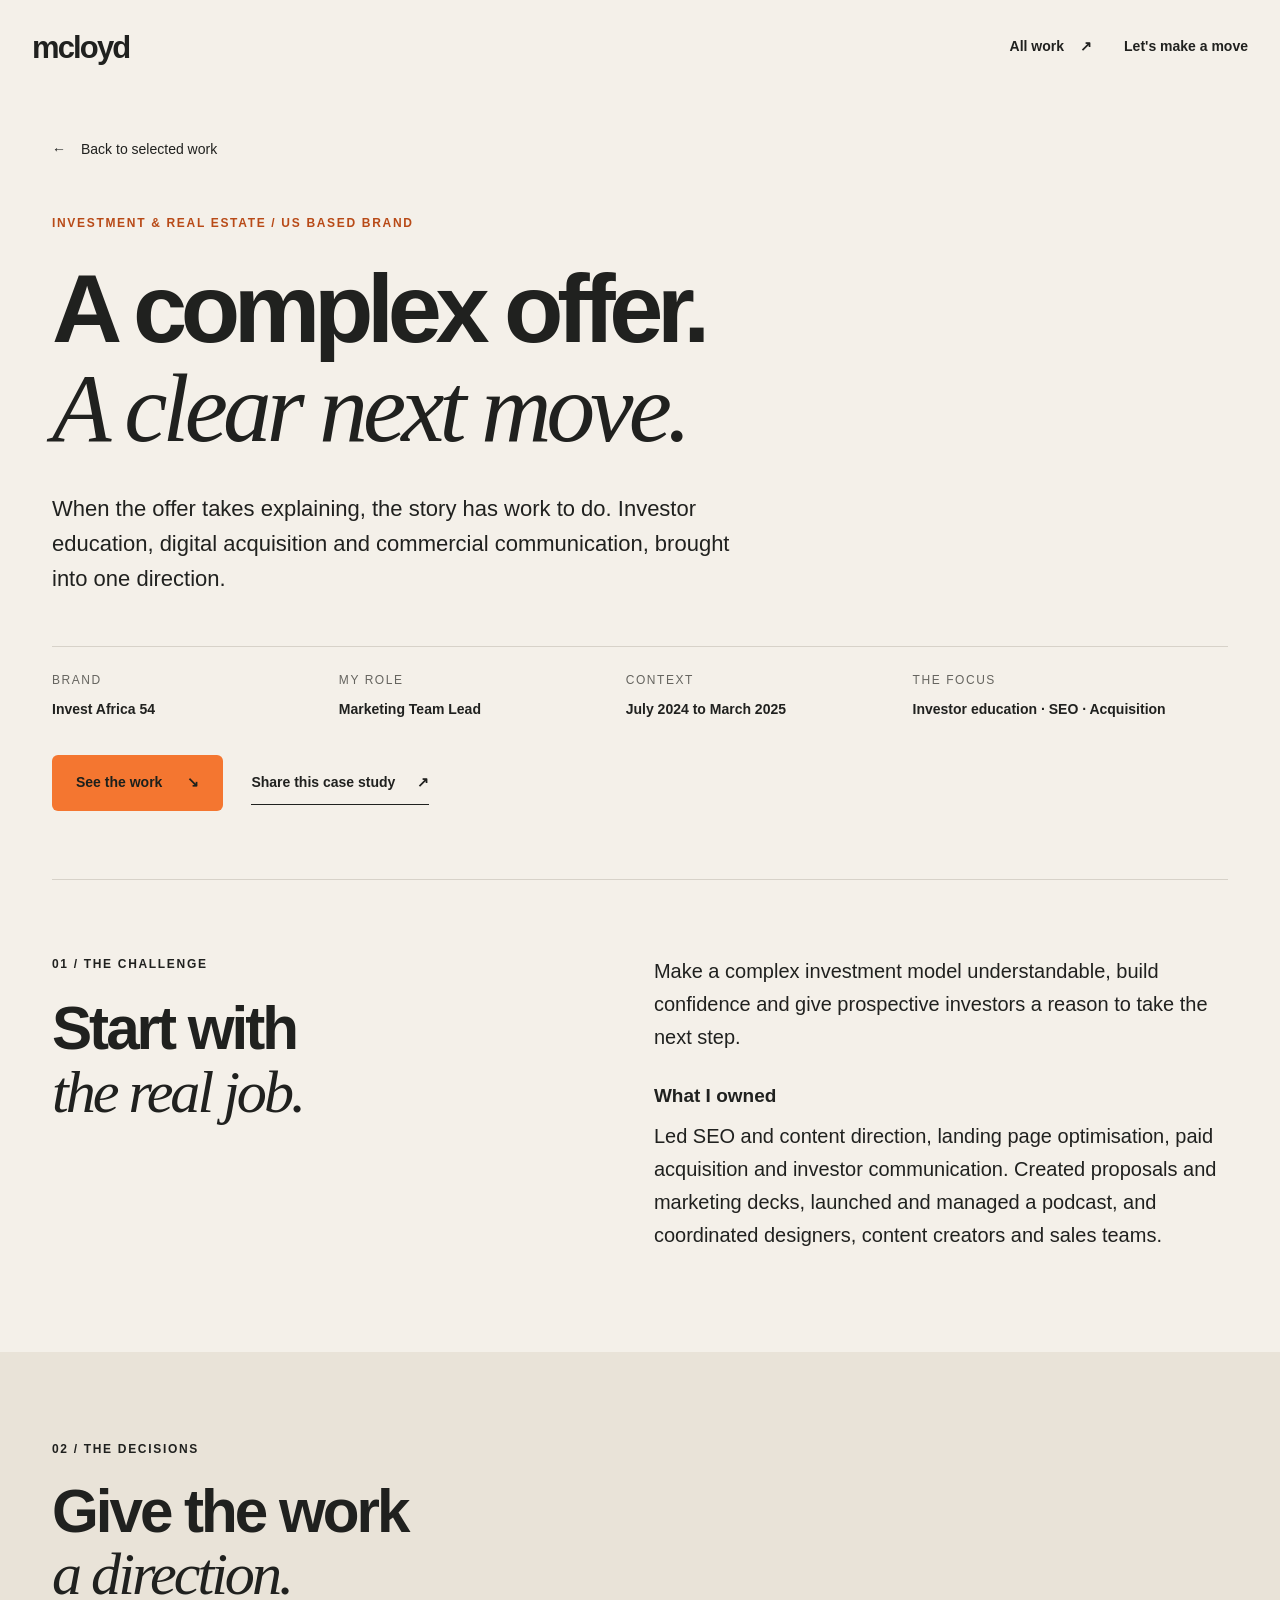
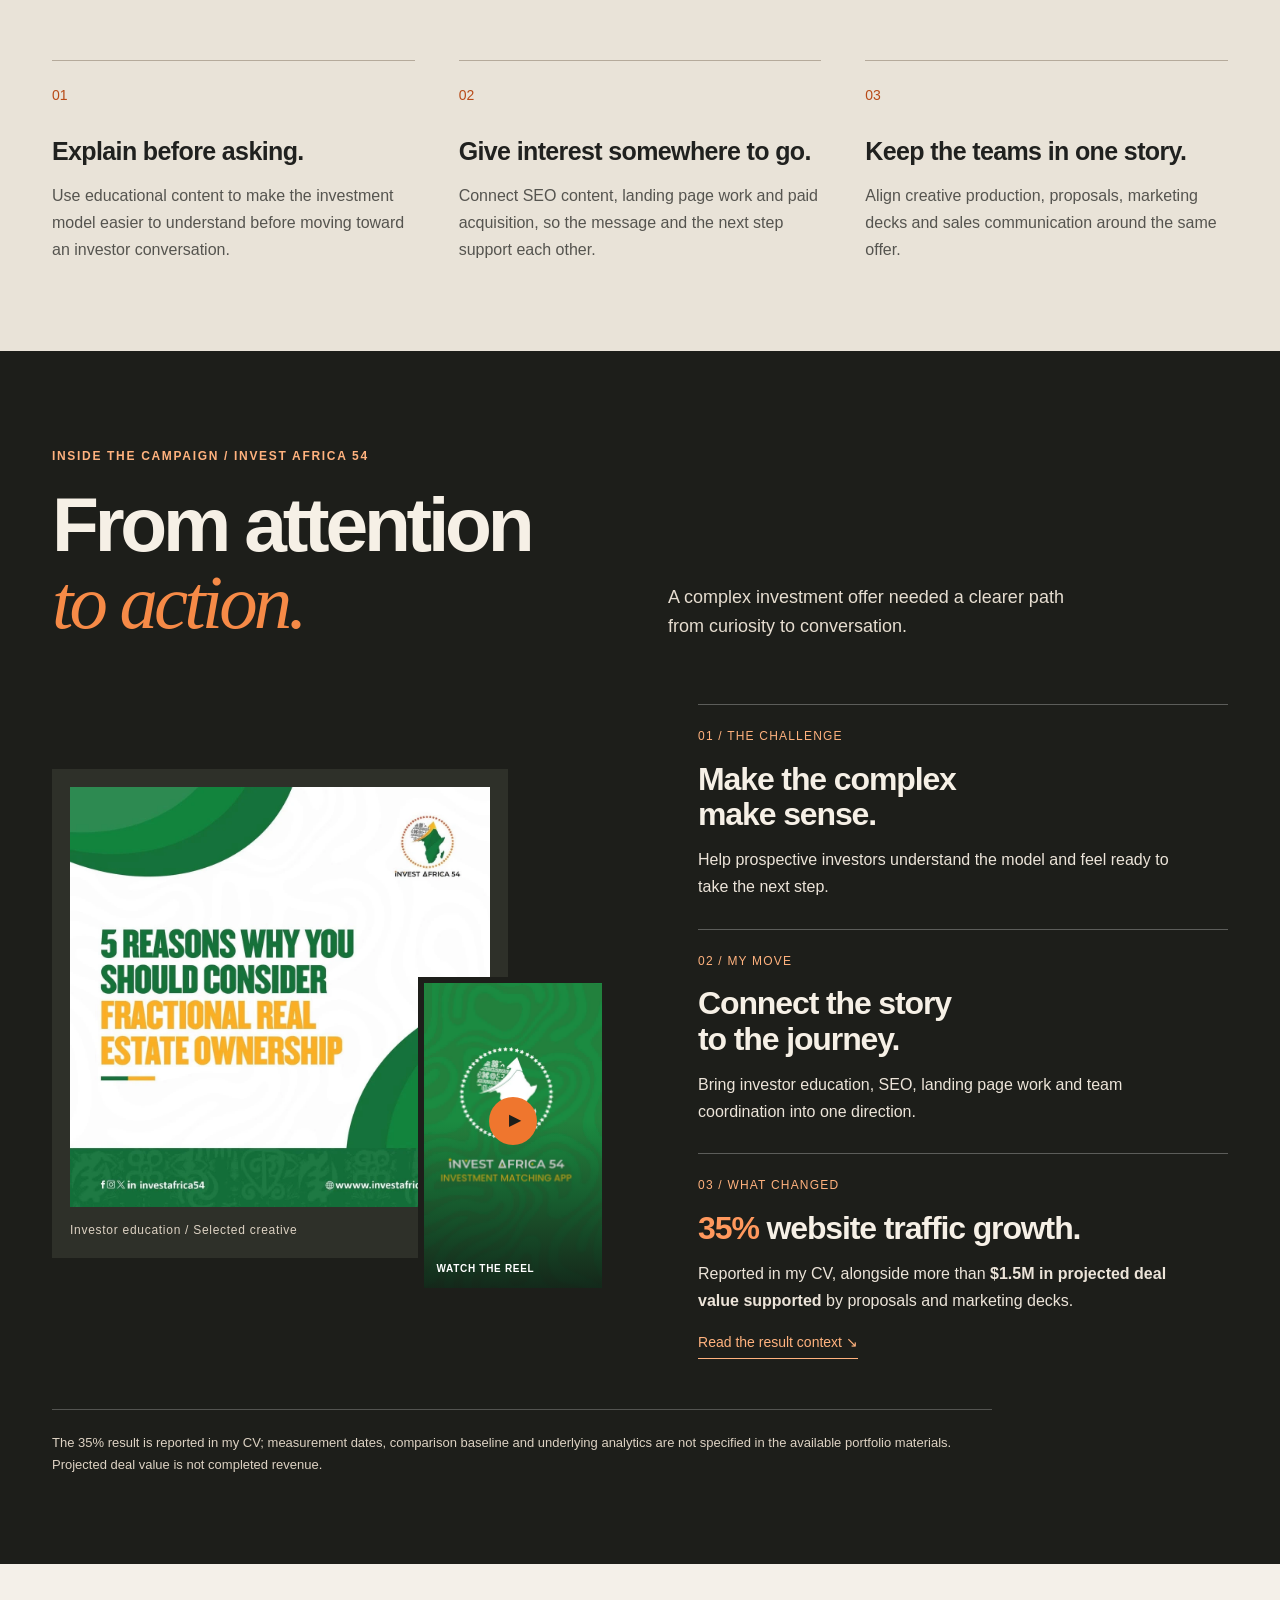
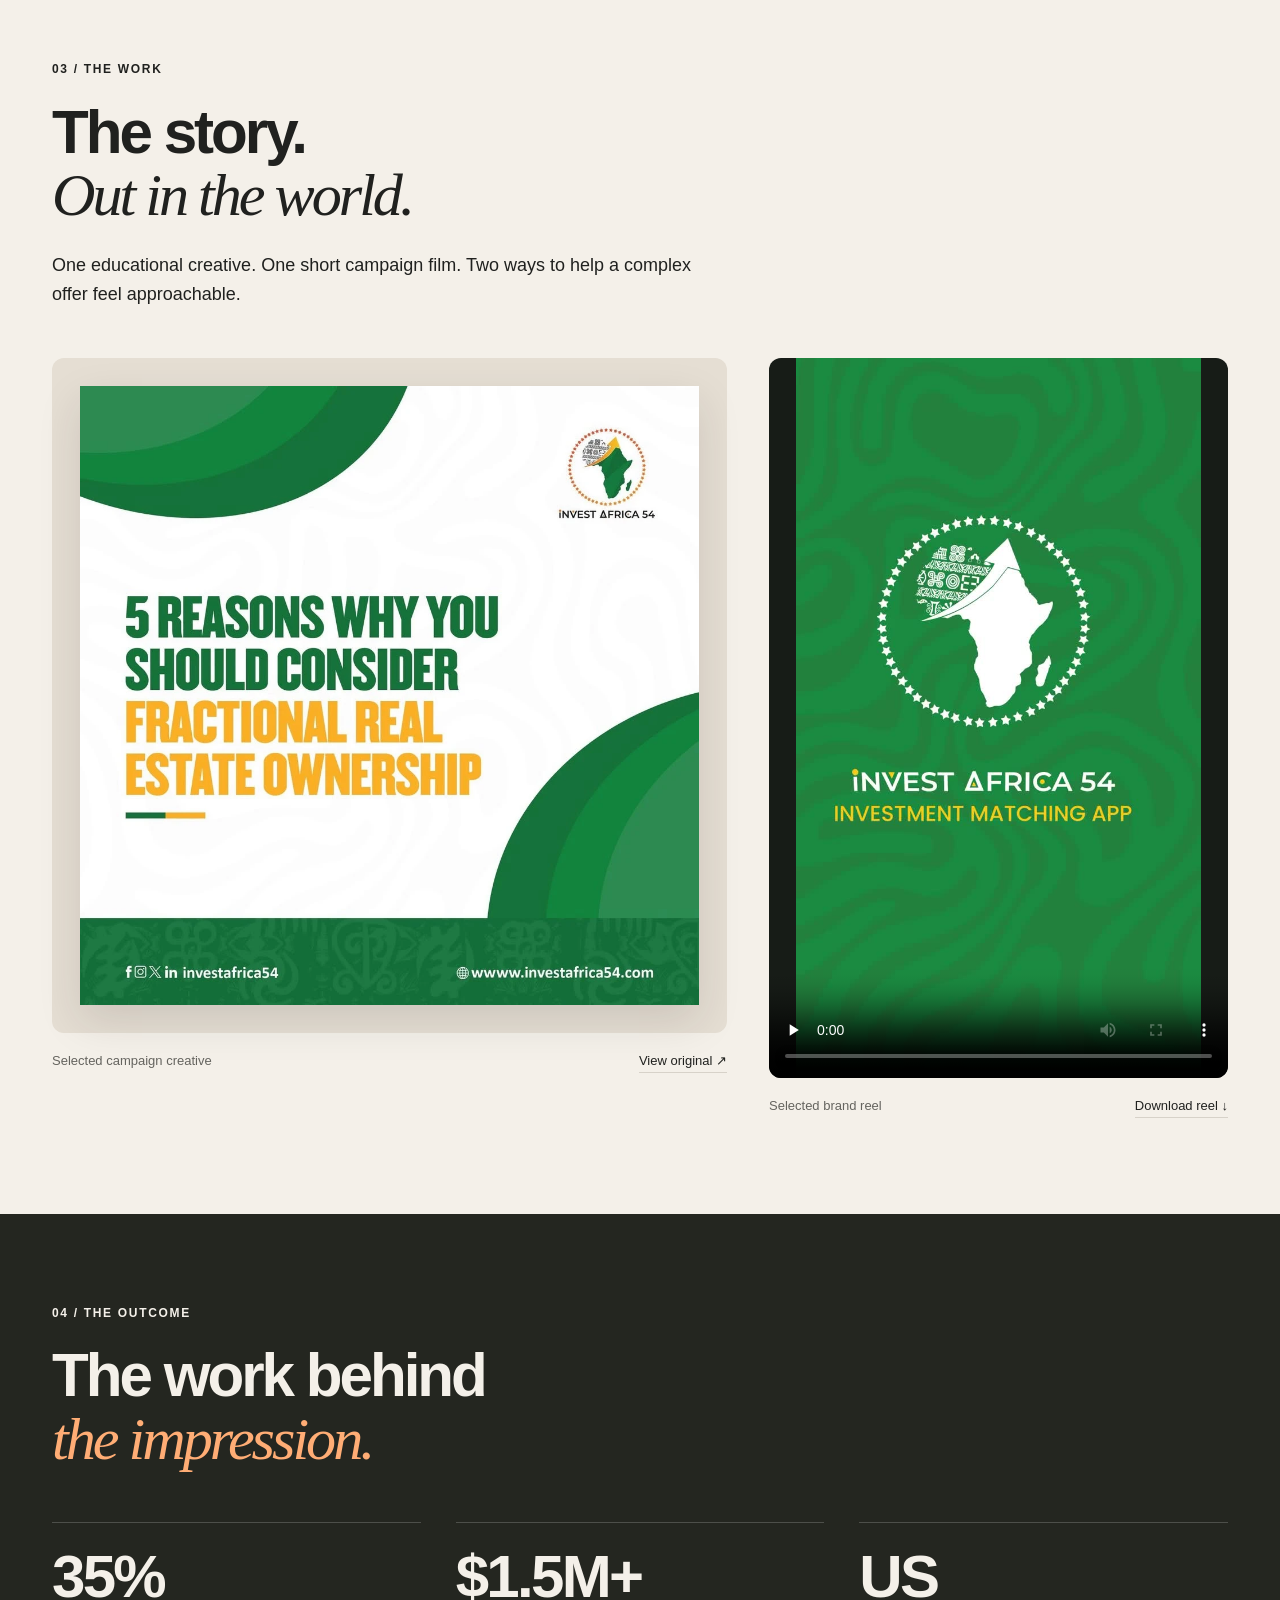
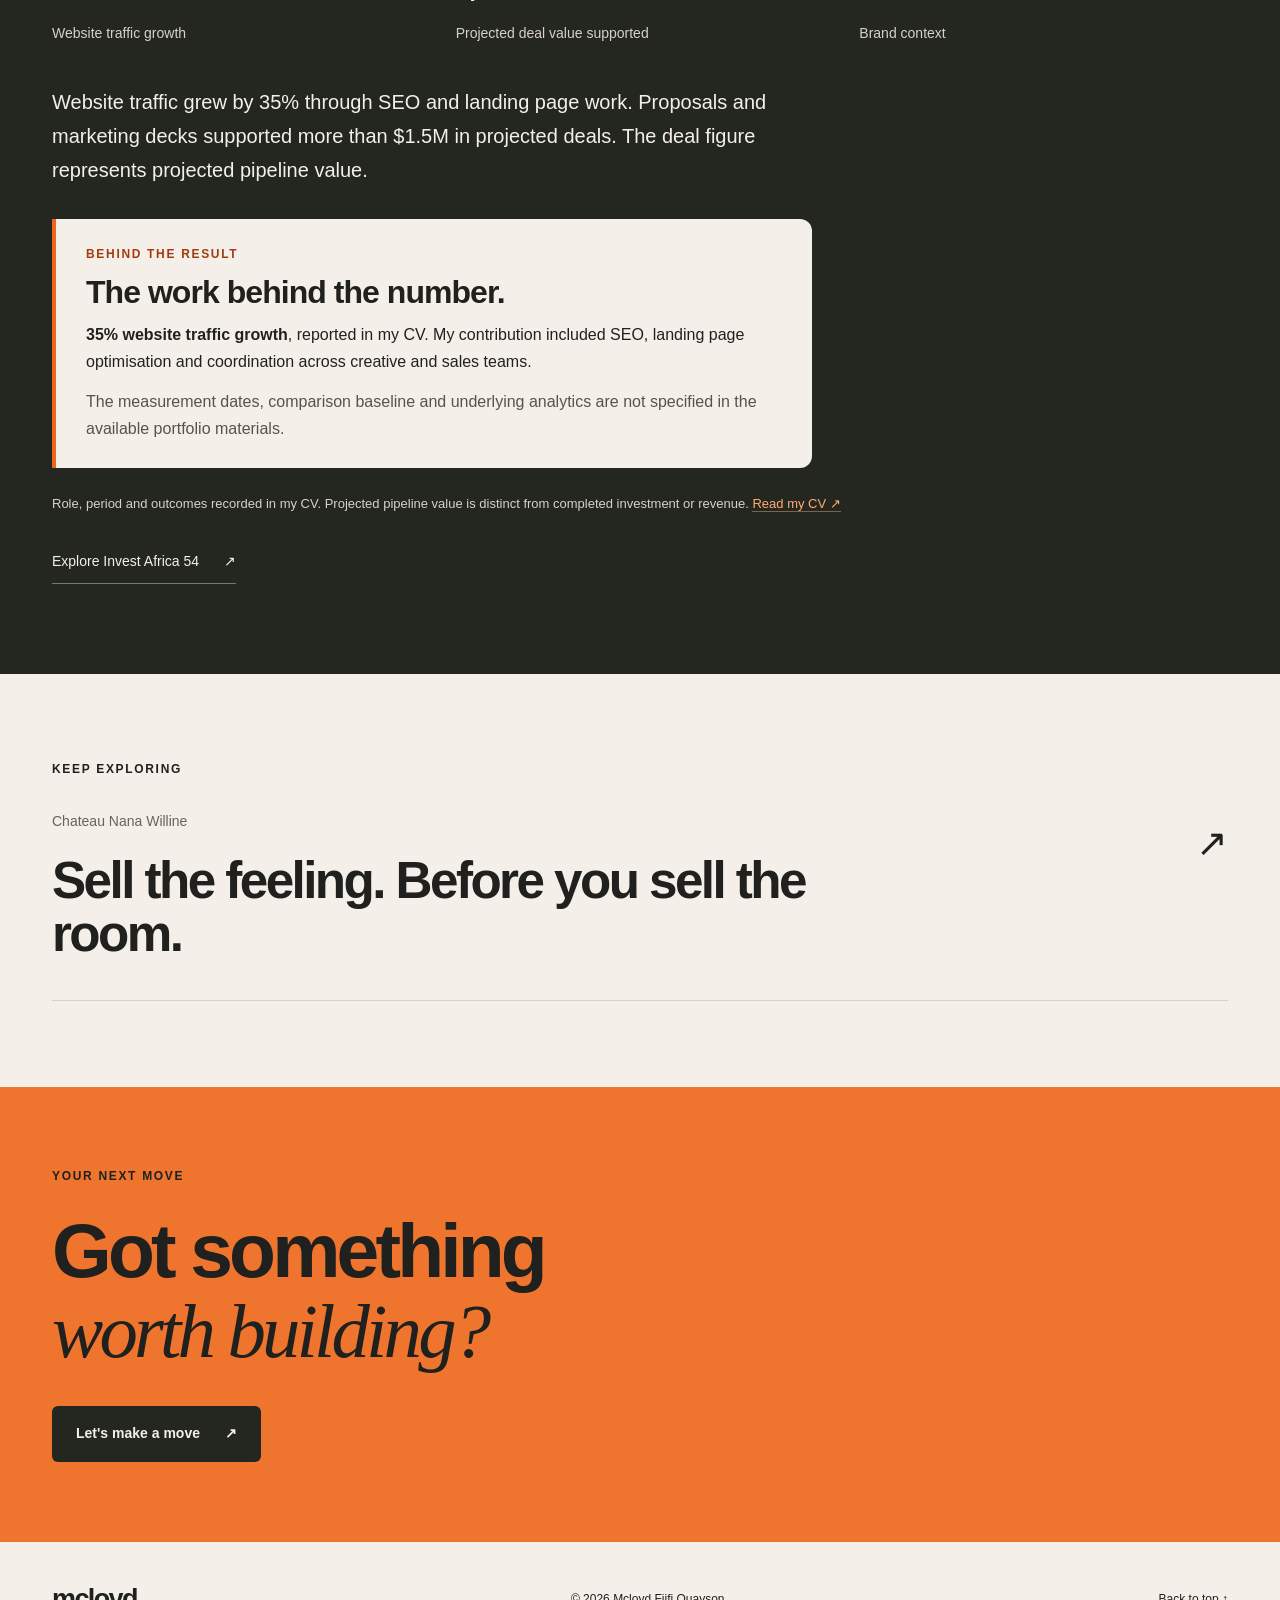
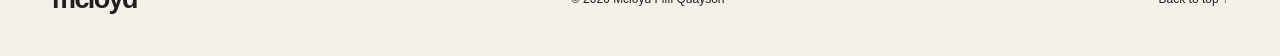
<file: work/invest-africa-54/index.html>
<!doctype html>
<html lang="en" prefix="og: https://ogp.me/ns#"><head>
<meta charset="utf-8"><meta name="viewport" content="width=device-width, initial-scale=1"><meta name="theme-color" content="#ed641d">
<title>Invest Africa 54 | Mcloyd Fiifi Quayson Case Study</title>
<meta name="description" content="When the offer takes explaining, the story has work to do. Investor education, digital acquisition and commercial communication, brought into one direction."><link rel="canonical" href="https://mfquayson.github.io/Portfolio/work/invest-africa-54/">
<meta property="og:type" content="website"><meta property="og:title" content="Invest Africa 54 | Mcloyd Fiifi Quayson"><meta property="og:description" content="When the offer takes explaining, the story has work to do. Investor education, digital acquisition and commercial communication, brought into one direction."><meta property="og:url" content="https://mfquayson.github.io/Portfolio/work/invest-africa-54/"><meta property="og:site_name" content="Mcloyd Fiifi Quayson Portfolio"><meta property="og:image" content="https://mfquayson.github.io/Portfolio/assets/mcloyd-social-preview.jpg"><meta property="og:image:type" content="image/jpeg"><meta property="og:image:width" content="1200"><meta property="og:image:height" content="630"><meta property="og:image:alt" content="Mcloyd Fiifi Quayson, marketing leader, brand strategist and storyteller.">
<meta name="twitter:card" content="summary_large_image"><meta name="twitter:title" content="Invest Africa 54 | Mcloyd Fiifi Quayson"><meta name="twitter:description" content="When the offer takes explaining, the story has work to do. Investor education, digital acquisition and commercial communication, brought into one direction."><meta name="twitter:image" content="https://mfquayson.github.io/Portfolio/assets/mcloyd-social-preview.jpg"><meta name="twitter:image:alt" content="Mcloyd Fiifi Quayson, marketing leader, brand strategist and storyteller.">
<link rel="icon" href="../../assets/favicon.svg" type="image/svg+xml"><link rel="stylesheet" href="../../style.css"><link rel="stylesheet" href="../../case-studies.css?v=20261027"><link rel="stylesheet" href="../../invest-story.css?v=20261109"><script src="../../case-study.js" defer></script><script src="../../invest-story.js?v=20261109" defer></script>
<script type="application/ld+json">{"@context": "https://schema.org", "@type": "CreativeWork", "name": "Invest Africa 54 | Mcloyd Fiifi Quayson case study", "url": "https://mfquayson.github.io/Portfolio/work/invest-africa-54/", "description": "When the offer takes explaining, the story has work to do. Investor education, digital acquisition and commercial communication, brought into one direction.", "author": {"@type": "Person", "name": "Mcloyd Fiifi Quayson", "url": "https://mfquayson.github.io/Portfolio/"}, "image": "https://mfquayson.github.io/Portfolio/assets/invest.webp"}</script>
</head><body class="case-page case-invest-africa-54">
<a class="skip" href="#main">Skip to content</a>
<header class="case-header"><a class="wordmark" href="../../index.html" aria-label="Mcloyd Quayson, home">mcloyd</a><nav aria-label="Case study navigation"><a href="../../index.html#work">All work <span aria-hidden="true">↗</span></a><a href="../../index.html#contact">Let's make a move</a></nav></header>
<main id="main">
<section class="case-hero"><div class="case-wrap"><a class="case-back" href="../../index.html#work"><span aria-hidden="true">←</span> Back to selected work</a><p class="eyebrow">Investment &amp; real estate / US based brand</p><h1>A complex offer.<br><em>A clear next move.</em></h1><p class="case-intro">When the offer takes explaining, the story has work to do. Investor education, digital acquisition and commercial communication, brought into one direction.</p><div class="case-meta"><div><span>Brand</span><strong>Invest Africa 54</strong></div><div><span>My role</span><strong>Marketing Team Lead</strong></div><div><span>Context</span><strong>July 2024 to March 2025</strong></div><div><span>The focus</span><strong>Investor education · SEO · Acquisition</strong></div></div><div class="case-actions"><a class="button button-orange" href="#selected-work">See the work <span aria-hidden="true">↘</span></a><button class="case-share" data-share-url="https://mfquayson.github.io/Portfolio/work/invest-africa-54/">Share this case study <span aria-hidden="true">↗</span></button><span class="share-status" role="status"></span></div></div></section>
<section class="case-brief case-wrap" aria-labelledby="challenge-title"><div><p class="eyebrow">01 / The challenge</p><h2 id="challenge-title">Start with<br><em>the real job.</em></h2></div><div><p>Make a complex investment model understandable, build confidence and give prospective investors a reason to take the next step.</p><h3>What I owned</h3><p>Led SEO and content direction, landing page optimisation, paid acquisition and investor communication. Created proposals and marketing decks, launched and managed a podcast, and coordinated designers, content creators and sales teams.</p></div></section>
<section class="case-direction"><div class="case-wrap"><div class="case-section-heading"><p class="eyebrow">02 / The decisions</p><h2>Give the work<br><em>a direction.</em></h2></div><div class="decision-grid"><article><span>01</span><h3>Explain before asking.</h3><p>Use educational content to make the investment model easier to understand before moving toward an investor conversation.</p></article><article><span>02</span><h3>Give interest somewhere to go.</h3><p>Connect SEO content, landing page work and paid acquisition, so the message and the next step support each other.</p></article><article><span>03</span><h3>Keep the teams in one story.</h3><p>Align creative production, proposals, marketing decks and sales communication around the same offer.</p></article></div></div></section>
<section class="invest-story" aria-labelledby="invest-story-title"><div class="case-wrap"><div class="invest-story-header"><p class="eyebrow">Inside the campaign / Invest Africa 54</p><h2 id="invest-story-title">From attention<br><em>to action.</em></h2><p>A complex investment offer needed a clearer path from curiosity to conversation.</p></div><div class="invest-story-layout"><div class="invest-story-visual" data-story-reveal><figure class="invest-story-creative"><img src="../../assets/invest.webp" alt="Invest Africa 54 educational creative explaining fractional property ownership" width="1080" height="1080" loading="lazy"><figcaption>Investor education / Selected creative</figcaption></figure><a class="invest-story-film" href="#invest-film" aria-label="Go to the Invest Africa campaign reel"><img src="../../assets/investFilm.jpg" alt="" width="720" height="1280" loading="lazy"><span aria-hidden="true">▶</span><small>WATCH THE REEL</small></a></div><div class="invest-story-steps"><article data-story-step><span>01 / The challenge</span><h3>Make the complex<br>make sense.</h3><p>Help prospective investors understand the model and feel ready to take the next step.</p></article><article data-story-step><span>02 / My move</span><h3>Connect the story<br>to the journey.</h3><p>Bring investor education, SEO, landing page work and team coordination into one direction.</p></article><article data-story-step><span>03 / What changed</span><h3><strong>35%</strong> website traffic growth.</h3><p>Reported in my CV, alongside more than <strong>$1.5M in projected deal value supported</strong> by proposals and marketing decks.</p><a href="#result-context-title">Read the result context <span aria-hidden="true">↘</span></a></article></div></div><p class="invest-story-note">The 35% result is reported in my CV; measurement dates, comparison baseline and underlying analytics are not specified in the available portfolio materials. Projected deal value is not completed revenue.</p></div></section>
<section class="case-work case-wrap" id="selected-work" aria-labelledby="selected-work-title"><div class="case-section-heading"><p class="eyebrow">03 / The work</p><h2 id="selected-work-title">The story.<br><em>Out in the world.</em></h2><p>One educational creative. One short campaign film. Two ways to help a complex offer feel approachable.</p></div><div class="case-media-grid"><figure class="case-creative"><a href="../../assets/invest.webp" target="_blank" rel="noopener" aria-label="Open original Invest Africa 54 campaign creative"><img src="../../assets/invest.webp" alt="An Invest Africa 54 campaign creative explaining fractional property ownership" width="1080" height="1080" loading="lazy"></a><figcaption>Selected campaign creative <a href="../../assets/invest.webp" target="_blank" rel="noopener">View original <span aria-hidden="true">↗</span></a></figcaption></figure><figure class="case-film"><video id="invest-film" controls playsinline preload="none" poster="../../assets/investFilm.jpg" aria-label="Invest Africa 54 campaign reel"><source src="../../assets/investFilm.mp4" type="video/mp4">Your browser cannot play this video. <a href="../../assets/investFilm.mp4">Open the reel</a>.</video><figcaption>Selected brand reel <a href="../../assets/investFilm.mp4" download>Download reel <span aria-hidden="true">↓</span></a></figcaption></figure></div></section>
<section class="case-outcome"><div class="case-wrap"><p class="eyebrow">04 / The outcome</p><h2>The work behind<br><em>the impression.</em></h2><div class="case-stats"><div><strong>35%</strong><span>Website traffic growth</span></div><div><strong>$1.5M+</strong><span>Projected deal value supported</span></div><div><strong>US</strong><span>Brand context</span></div></div><p class="case-outcome-copy">Website traffic grew by 35% through SEO and landing page work. Proposals and marketing decks supported more than $1.5M in projected deals. The deal figure represents projected pipeline value.</p><aside class="result-context" aria-labelledby="result-context-title"><p class="eyebrow">Behind the result</p><h3 id="result-context-title">The work behind the number.</h3><p><strong>35% website traffic growth</strong>, reported in my CV. My contribution included SEO, landing page optimisation and coordination across creative and sales teams.</p><p class="result-context-note">The measurement dates, comparison baseline and underlying analytics are not specified in the available portfolio materials.</p></aside><p class="case-source">Role, period and outcomes recorded in my CV. Projected pipeline value is distinct from completed investment or revenue. <a href="../../assets/mcloyd-quayson-cv.pdf">Read my CV <span aria-hidden="true">↗</span></a></p><a class="case-brand-link" href="https://www.instagram.com/investafrica_54/" target="_blank" rel="noopener">Explore Invest Africa 54 <span aria-hidden="true">↗</span></a></div></section>
<section class="case-next case-wrap"><p class="eyebrow">Keep exploring</p><a href="../chateau-nana-willine/"><span>Chateau Nana Willine</span><h2>Sell the feeling. Before you sell the room.</h2><b aria-hidden="true">↗</b></a></section>
<section class="case-contact"><div class="case-wrap"><p class="eyebrow">Your next move</p><h2>Got something<br><em>worth building?</em></h2><a class="button button-orange" href="../../index.html#contact">Let's make a move <span aria-hidden="true">↗</span></a></div></section>
</main><footer class="case-footer case-wrap"><a class="wordmark" href="../../index.html">mcloyd</a><span>© 2026 Mcloyd Fiifi Quayson</span><a href="#main">Back to top ↑</a></footer>
</body></html>
</file>
<file: style.css>
:root{--paper:#f4f0e9;--ink:#20211f;--muted:#65645f;--line:#d7d2c9;--orange:#f47630;--burnt:#b84a17;--light-orange:#ffac75;--dark:#20211f;--round:28px;--sans:Arial,Helvetica,sans-serif}
*{box-sizing:border-box}html{scroll-behavior:smooth;scroll-padding-top:100px}body{margin:0;background:var(--paper);color:var(--ink);font-family:var(--sans);font-size:16px;line-height:1.55;-webkit-font-smoothing:antialiased}body.dialog-open{overflow:hidden}a{color:inherit;text-decoration:none}button{font:inherit;color:inherit;cursor:pointer}button,a{-webkit-tap-highlight-color:transparent}button{border:0}img,video{display:block;max-width:100%}img{height:auto}h1,h2,h3,h4,p{margin:0}h1,h2,h3,h4{line-height:1.04}button:disabled{opacity:.35;cursor:default}button:focus-visible,a:focus-visible,summary:focus-visible,[tabindex]:focus-visible,video:focus-visible{outline:3px solid var(--burnt);outline-offset:5px}::selection{background:var(--orange);color:var(--ink)}[hidden]{display:none!important}.wrap{width:min(1280px,calc(100% - 104px));margin-inline:auto}.section-space{padding-top:116px;padding-bottom:116px}.eyebrow{text-transform:uppercase;font-size:12px;font-weight:700;letter-spacing:.14em;line-height:1.6}.skip{position:fixed;z-index:1000;top:10px;left:10px;padding:12px 20px;background:var(--ink);color:white;transform:translateY(-150%)}.skip:focus{transform:none}.scroll-progress{position:fixed;top:0;left:0;width:0;height:3px;background:var(--orange);z-index:110}.header{height:88px;display:flex;align-items:center;justify-content:space-between;gap:30px;width:min(1416px,calc(100% - 64px));margin:auto;position:relative;z-index:50}.wordmark{display:inline-flex;align-items:center;font-size:31px;letter-spacing:-.06em;font-weight:800;line-height:1}#navigation{display:flex;align-items:center;gap:32px;font-size:13px;font-weight:600}#navigation>a:not(.nav-contact){position:relative;padding-block:12px}#navigation>a:not(.nav-contact):after{content:"";height:2px;background:var(--burnt);position:absolute;left:0;right:0;bottom:6px;transform:scaleX(0);transform-origin:left;transition:transform .25s}#navigation>a:hover:after{transform:scaleX(1)}.nav-contact{background:var(--ink);color:var(--paper);border-radius:6px;padding:13px 21px;transition:background .25s,transform .25s}.nav-contact:hover{background:var(--burnt);transform:translateY(-2px)}.menu-toggle{display:none;background:var(--ink);color:var(--paper);border-radius:6px;padding:10px 18px}.button{display:inline-flex;align-items:center;justify-content:space-between;gap:25px;padding:17px 24px;font-size:13px;font-weight:700;border-radius:6px;min-height:52px;transition:transform .25s,box-shadow .25s,background .25s}.button:hover{transform:translateY(-3px);box-shadow:0 8px 25px #0002}.button-orange{background:var(--orange);color:#1c201c}.button-orange:hover{background:#ff9451}.button-dark{background:var(--ink);color:var(--paper)}.text-link{display:inline-block;font-size:13px;font-weight:700;padding:8px 0;border-bottom:1px solid currentColor;background:transparent;line-height:1.6;text-align:left}.text-link:hover{color:var(--burnt)}
/* A warm, dimensional stage for the person and the work. */
.hero-shell{padding:10px 24px 24px;position:relative;background:radial-gradient(ellipse at 75% 38%,#ffa859 0,#ef792533 27%,transparent 65%)}.hero{max-width:1432px;margin:auto;background:radial-gradient(ellipse at 91% 50%,#67442655,transparent 48%),linear-gradient(145deg,#272824,#191b19);border-radius:36px;color:var(--paper);padding:30px 44px 24px;overflow:hidden;box-shadow:0 24px 65px #96512125;isolation:isolate;position:relative}.hero-top,.hero-bottom{display:flex;justify-content:space-between;align-items:center;gap:20px;font-size:12px;letter-spacing:.025em;color:#d2cfc7}.hero-top{padding-bottom:30px;border-bottom:1px solid #ffffff15}.hero-top p:first-child{font-weight:700;color:var(--paper)}.status-dot{width:6px;height:6px;border-radius:50%;background:var(--light-orange);display:inline-block;margin-right:9px;box-shadow:0 0 12px #ffa767}.hero-grid{display:grid;grid-template-columns:1.18fr 1fr;gap:55px;padding:39px 0 35px;align-items:center}.hero-copy .eyebrow{color:#bdbbb3;letter-spacing:.075em;font-size:12px;margin-bottom:20px}.hero h1{font-size:clamp(62px,6.8vw,102px);letter-spacing:-.065em;font-weight:800;line-height:.9}.hero h1 span{display:block;font-size:.76em;color:#efede6;line-height:.95;margin-bottom:12px}.hero h1 em{font-style:normal;color:var(--orange);display:block}.hero-description{color:#c7c5bd;font-size:14px;line-height:1.7;max-width:385px;margin-top:24px}.hero-actions{display:flex;align-items:center;gap:24px;margin-top:28px}.hero-reel-link{display:flex;align-items:center;gap:9px;font-size:12px}.play-small{border:1px solid #ffffff38;width:28px;height:28px;border-radius:50%;display:grid;place-items:center;font-size:12px;padding-left:1px;transition:background .25s}.hero-reel-link:hover .play-small{background:var(--burnt)}.hero-studio{min-width:0;position:relative}.studio-tabs{display:flex;gap:5px;justify-content:center;border:1px solid #ffffff1c;padding:5px;border-radius:6px;width:max-content;max-width:100%;margin:0 auto 14px;background:#292c2770}.studio-tabs button{padding:9px 17px;border-radius:6px;font-size:12px;white-space:nowrap;color:#c9c7c0;background:transparent;transition:color .3s,background .3s}.studio-tabs button[aria-selected=true]{background:var(--paper);color:var(--ink);font-weight:700}.studio-stage{position:relative;height:445px}.studio-panel{width:100%;height:100%;position:relative;animation:panel-in .65s cubic-bezier(.16,1,.3,1)}.portrait-orbit{position:absolute;width:390px;height:390px;max-width:100%;border-radius:50%;border:1px solid #d2a78428;top:30px;left:50%;transform:translateX(-50%);box-shadow:0 0 0 25px #a1844a08,0 0 0 50px #a1844a05}.portrait-card{position:absolute;inset:20px 52px 18px;border-radius:24px;overflow:hidden;transform:rotate(-5deg);box-shadow:0 18px 50px #0006;border:5px solid #e7dfcf;transition:transform .8s cubic-bezier(.16,1,.3,1);background:#9c9b8c}.portrait-card:hover{transform:rotate(-2deg) translateY(-6px)}.portrait-card img{width:100%;height:100%;object-fit:cover;object-position:50% 30%}.portrait-card:after{content:"";position:absolute;inset:35% 0 0;background:linear-gradient(transparent,#151811b0)}.portrait-caption{position:absolute;bottom:22px;left:23px;z-index:1}.portrait-caption span{font-size:12px;letter-spacing:.14em}.portrait-caption strong{display:block;font-size:28px;letter-spacing:-.045em;line-height:1.05;margin-top:10px;color:#fff}.studio-note{position:absolute;border-radius:14px;padding:13px 18px;line-height:1.45;box-shadow:0 10px 30px #0003;z-index:2;backdrop-filter:blur(10px)}.studio-note span{display:block;font-size:12px}.studio-note b{font-size:12px;font-weight:700}.note-top{background:#f4efe3;color:var(--ink);right:0;top:35px;transform:rotate(5deg)}.note-bottom{background:#f48c47;color:#23231c;bottom:2px;left:-5px;transform:rotate(-3deg)}a.note-bottom{transition:transform .3s}a.note-bottom:hover{transform:rotate(0deg) translateY(-4px)}.studio-bottom{display:flex;justify-content:space-between;gap:10px;font-size:12px;letter-spacing:.025em;color:#bdbbb3;margin-top:21px}.hero-bottom{border-top:1px solid #ffffff15;padding-top:19px;font-size:12px}.hero-bottom a{color:var(--light-orange)}.creative-stack{position:absolute;inset:10px 25px 35px}.creative-stack img{position:absolute;width:64%;height:76%;object-fit:cover;box-shadow:0 20px 30px #0005;border:5px solid var(--paper);border-radius:18px}.creative-stack img:first-child{left:0;top:0;transform:rotate(-9deg);object-position:40% 45%}.creative-stack img:last-child{right:0;bottom:0;transform:rotate(8deg);object-position:center}.scene-link{position:absolute;bottom:37px;right:0;font-size:12px;color:var(--light-orange);border-bottom:1px solid #ffac7570;padding-bottom:4px}.thinking-card{position:absolute;inset:25px 30px 45px;border:1px solid #ffffff2b;border-radius:26px;background:linear-gradient(135deg,#494635,#282b23);padding:36px 30px;transform:rotate(3deg);box-shadow:0 15px 30px #0004}.thinking-card>span{font-size:12px;letter-spacing:.16em;color:#c9c7b5}.thinking-card>p{font-size:clamp(45px,4.7vw,66px);letter-spacing:-.065em;line-height:1.02;font-weight:800;margin-top:18px}.thinking-card em{font-style:normal;color:var(--light-orange)}.thinking-flow{display:flex;align-items:center;gap:11px;font-size:12px;margin-top:22px}.thinking-flow span{border:1px solid #ffffff2b;border-radius:6px;padding:6px 10px}.thinking-flow i{font-style:normal;color:var(--light-orange)}
.footprint{display:grid;grid-template-columns:1.3fr repeat(4,1fr);gap:25px;padding-top:42px;padding-bottom:44px;border-bottom:1px solid var(--line)}.footprint>div:not(:first-child){padding-left:24px;border-left:1px solid var(--line)}.footprint-intro p{font-size:18px;letter-spacing:-.035em;font-weight:700;line-height:1.3;margin-top:9px}.country-code{font-size:12px;color:var(--burnt);letter-spacing:.1em;font-weight:700;display:block;margin-bottom:8px}.footprint strong{font-size:13px;display:block}.footprint>div>p:not(.footprint-intro p){font-size:12px;color:var(--muted);line-height:1.6;margin-top:8px}.section-heading{display:flex;justify-content:space-between;align-items:flex-end;gap:45px;margin-bottom:46px}.section-heading h2,.range-title h2,.approach h2,.journey h2{font-size:clamp(40px,4.65vw,67px);font-weight:800;letter-spacing:-.06em;line-height:1.02;margin-top:18px}.section-heading h2 span,.range-title h2 span,.approach h2 span{color:var(--burnt)}.section-heading>p,.cinema-intro{max-width:315px;font-size:14px;line-height:1.8;color:var(--muted)}.metric-grid{display:grid;grid-template-columns:repeat(4,1fr);gap:10px}.metric{background:#e9e5dc;border:1px solid #ddd8ce;border-radius:21px;min-height:250px;padding:26px 24px;display:flex;flex-direction:column;justify-content:space-between}.metric-org{font-size:12px;font-weight:700;line-height:1.6}.metric strong{font-size:clamp(44px,5.35vw,76px);letter-spacing:-.07em;line-height:1;margin:25px 0 17px;font-weight:800}.metric strong span{font-size:.5em;margin-left:2px;letter-spacing:-.04em}.metric p{font-size:12px;line-height:1.75;color:#575951}.metric-orange{background:var(--orange);border-color:var(--orange)}.metric-orange p{color:#3c2b1d}.source-note{font-size:12px;color:var(--muted);margin-top:20px}.range-intro{display:grid;grid-template-columns:1.4fr 1fr;gap:75px;padding:58px 0 66px;border-top:1px solid var(--line);border-bottom:1px solid var(--line)}.range-title h2{font-size:clamp(36px,3.85vw,56px)}.range-context{padding-top:16px;position:relative}.range-context p{font-size:13px;line-height:1.9;max-width:335px;margin-bottom:17px}.range-stamp{float:right;margin:-16px 0 15px 18px;border:1px solid #b84a1760;border-radius:50%;width:94px;height:94px;display:grid;align-content:center;text-align:center;font-size:12px;font-weight:700;letter-spacing:.1em;line-height:1.25;color:var(--burnt);transform:rotate(12deg)}
/* Real work, paired with the strategic idea behind it. */
.gallery-toolbar{display:flex;justify-content:space-between;align-items:center;gap:25px;margin-bottom:25px}.filters{display:flex;flex-wrap:wrap;gap:7px}.filters button{border:1px solid var(--line);border-radius:6px;padding:10px 17px;font-size:12px;background:transparent;transition:background .2s,color .2s,border-color .2s}.filters button[aria-pressed=true]{background:var(--ink);color:var(--paper);border-color:var(--ink)}.filters button:hover{border-color:var(--ink)}.filters button span{margin-left:7px;font-size:12px;opacity:.6}#gallery-count{font-size:12px;color:var(--muted);white-space:nowrap}.project-grid{display:grid;grid-template-columns:1fr 1fr;gap:36px 25px}.project{min-width:0}.project-open{background:none;display:block;width:100%;padding:0;text-align:left;border-radius:var(--round)}.project-visual{height:390px;position:relative;overflow:hidden;border-radius:var(--round);isolation:isolate;transition:transform .45s,box-shadow .45s}.project-open:hover .project-visual{transform:translateY(-5px);box-shadow:0 16px 25px #37221318}.open-arrow{position:absolute;right:20px;bottom:20px;width:39px;height:39px;border-radius:50%;display:grid;place-items:center;background:#fff9ec;color:var(--ink);font-size:23px;z-index:3;transition:transform .3s,background .3s}.project-open:hover .open-arrow{transform:rotate(45deg);background:var(--orange)}.project-info{display:flex;justify-content:space-between;gap:20px;padding:18px 6px 0}.project-info h3{font-size:19px;letter-spacing:-.025em;font-weight:700}.project-info p{font-size:12px;line-height:1.5;color:var(--muted);margin-top:7px}.project-info>span{font-size:12px;color:var(--burnt);margin-top:5px}.visual-type{position:absolute;z-index:2;top:30px;left:30px;right:30px}.visual-type>span,.visual-label>span{font-size:12px;letter-spacing:.09em;font-weight:700;line-height:1.5;display:block}.visual-type>p{font-size:clamp(35px,3.75vw,54px);font-weight:800;line-height:.98;letter-spacing:-.06em;margin-top:28px}.visual-type em{font-style:normal}.visual-type small{font-size:13px;display:block;margin-top:14px}.visual-result{position:absolute;bottom:24px;left:28px;border:1px solid currentColor;padding:7px 11px;border-radius:6px;font-size:12px;font-weight:600;z-index:3;background:#0001}.invest-visual{background:#334832;color:#f6efdb}.invest-visual .visual-type{right:45%}.invest-visual .visual-type>span{max-width:250px;white-space:nowrap;font-size:12px}.invest-visual .visual-type p{font-size:clamp(35px,3.4vw,49px)}.invest-visual em{color:#dbdc8b}.invest-visual img{position:absolute;width:51%;height:auto;aspect-ratio:1;object-fit:cover;right:-15px;top:105px;transform:rotate(8deg);border-radius:12px;box-shadow:0 15px 35px #0005;transition:transform .65s}.project-open:hover .invest-visual img{transform:rotate(3deg) scale(1.04)}.hotel-visual{color:#fffaef;background:#343b23}.hotel-visual>img{width:100%;height:100%;object-fit:cover;object-position:center 16%;transition:transform .8s}.hotel-visual:after{content:"";position:absolute;inset:0;background:linear-gradient(100deg,#182519c7,#17291922)}.hotel-visual .visual-type{top:32px}.hotel-visual .visual-type p{margin-top:78px;font-size:65px}.hotel-visual em{color:#ffc696}.project-open:hover .hotel-visual>img{transform:scale(1.04)}.oasis-visual{background:#ce6235;color:#2d261a}.oasis-visual:after{content:"";height:100px;width:110%;border-radius:50% 50% 0 0;position:absolute;bottom:-25px;left:-3%;background:#2f382e}.oasis-sun{position:absolute;right:46px;top:92px;width:158px;height:158px;border-radius:50%;background:#fbc886;box-shadow:0 0 0 23px #f9c07d18,0 0 0 48px #f9c07d0c}.oasis-visual .visual-type p{position:relative;font-size:55px}.oasis-visual em{color:#fff3d8}.oasis-line{position:absolute;bottom:25px;left:30px;right:72px;font-size:12px;z-index:2;color:#fff3d8;display:flex;justify-content:space-between;gap:15px}.cg-visual{background:#e4decc;color:#292e25}.cg-visual>img{width:49%;height:75%;object-fit:contain;position:absolute;right:30px;bottom:15px;border-radius:10px;transform:rotate(7deg);box-shadow:0 8px 20px #0002;transition:transform .6s}.project-open:hover .cg-visual>img{transform:rotate(3deg)}.visual-label{position:absolute;top:30px;left:30px;right:28px;z-index:2}.visual-label p{font-size:37px;letter-spacing:-.06em;font-weight:800;line-height:1.02;margin-top:48px;max-width:45%}.cg-visual .visual-result{background:var(--ink);color:var(--paper);border-color:var(--ink)}.formica-visual{background:#d2ddd0;color:#26352b}.formica-visual .visual-type>p{font-size:44px;max-width:63%}.formica-visual img{position:absolute;bottom:-45px;right:-30px;width:58%;border-radius:50%;border:8px solid #f4f5e9;transform:rotate(-8deg);box-shadow:0 10px 20px #0002;transition:transform .65s}.project-open:hover .formica-visual img{transform:rotate(-3deg) translateY(-5px)}.formica-visual .visual-result{background:#f4f5e9}.aesthetics-visual{background:#352f32;color:#f5e8df}.aesthetics-visual:after{content:"";position:absolute;inset:0;background:radial-gradient(ellipse at 90% 10%,#cfaa8f40,transparent 65%);z-index:-1}.aesthetics-visual .visual-type p{font-size:53px;margin-top:23px}.aesthetics-visual em{color:#d9b495}.aesthetics-results{position:absolute;bottom:28px;left:30px;display:flex;gap:33px}.aesthetics-results span{font-size:12px;display:block}.aesthetics-results b{display:block;font-size:24px;letter-spacing:-.05em;margin-bottom:4px}.xie-visual{background:#efede8}.xie-visual>img{width:100%;height:100%;object-fit:cover;object-position:center 45%;transition:transform .8s}.project-open:hover .xie-visual>img{transform:scale(1.025)}.sample-label{position:absolute;top:22px;left:22px;font-size:12px;letter-spacing:.1em;padding:7px 12px;border-radius:6px;background:#fff9efc9;backdrop-filter:blur(8px)}.deck-visual{background:#db7c3e;color:#2a291f}.deck-visual .visual-type p{font-size:53px}.deck-visual em{color:#f8e4cb}.deck-pages{position:absolute;right:30px;bottom:70px;transform:rotate(-7deg);display:flex;flex-direction:column;width:42%;gap:7px}.deck-pages span{background:#f2e7d5;padding:12px 18px;font-size:12px;font-weight:700;border-radius:5px;box-shadow:0 6px 10px #0002}.deck-pages span:nth-child(2){margin-left:10px}.deck-pages span:nth-child(3){margin-left:20px}.deck-pages span:nth-child(4){margin-left:30px}
/* A horizontal cinema; video bytes load only when a visitor selects a film. */
.cinema{background:var(--ink);color:var(--paper);border-radius:36px;margin:0 24px;overflow:hidden}.cinema .section-heading h2 span{color:var(--light-orange)}.cinema .eyebrow{color:#c6bcac}.cinema-intro{color:#c4c1b8}.cinema .wrap{width:min(1280px,calc(100% - 56px))}.slider-controls{display:flex;gap:9px;margin-top:20px}.slider-controls button{width:43px;height:43px;display:grid;place-items:center;border:1px solid #ffffff38;border-radius:50%;background:transparent;font-size:21px;transition:background .3s,color .3s}.slider-controls button:not(:disabled):hover{background:var(--orange);color:var(--ink)}.film-track{display:flex;gap:18px;overflow-x:auto;padding:15px max(28px,calc((100% - 1280px)/2)) 18px;scroll-snap-type:x mandatory;scrollbar-width:thin;scrollbar-color:#867667 #ffffff09;overscroll-behavior-x:contain}.film-card{width:278px;flex:0 0 278px;scroll-snap-align:start;scroll-margin-inline:28px}.film-open{display:block;position:relative;width:100%;height:465px;text-align:left;background:#32362b;border-radius:22px;overflow:hidden;padding:0;color:var(--paper);transition:transform .35s}.film-open>img{width:100%;height:100%;object-fit:cover;transition:transform .7s}.film-open:after{content:"";position:absolute;inset:0;background:linear-gradient(#0006,transparent 30%,#0001 40%,#000b 85%)}.film-open:hover>img{transform:scale(1.045)}.film-open:hover{transform:translateY(-7px)}.film-top{position:absolute;z-index:1;top:20px;left:19px;font-size:12px;letter-spacing:.13em;font-weight:700}.play-circle{position:absolute;width:57px;height:57px;border:1px solid #fff8;border-radius:50%;display:grid;place-items:center;top:42%;left:50%;transform:translate(-50%,-50%);z-index:2;font-size:12px;padding-left:2px;background:#ffffff12;backdrop-filter:blur(7px);transition:background .3s,color .3s}.film-open:hover .play-circle{background:var(--orange);border-color:var(--orange);color:var(--ink)}.film-caption{position:absolute;bottom:24px;left:21px;right:18px;z-index:1}.film-caption>span{font-size:12px;letter-spacing:.07em;color:#dbd9ce}.film-caption h3{font-size:26px;letter-spacing:-.055em;line-height:1.05;margin-top:11px}.film-caption p{font-size:12px;margin-top:13px;color:#e1d4bd}.film-footer{display:flex;justify-content:space-between;gap:20px;color:#c1bdb3;font-size:12px;margin-top:21px}
.strategy-board{border:1px solid var(--line);border-radius:26px;overflow:hidden;background:#ebe7de}.strategy-tabs{display:flex;gap:0;border-bottom:1px solid var(--line)}.strategy-tabs button{width:50%;text-align:left;background:transparent;padding:24px 32px;font-size:20px;font-weight:700;letter-spacing:-.04em;transition:background .3s}.strategy-tabs button span{display:block;font-size:12px;letter-spacing:0;font-weight:400;margin-top:7px}.strategy-tabs button[aria-selected=true]{background:var(--ink);color:var(--paper)}.strategy-tabs button[aria-selected=true] span{color:var(--light-orange)}.strategy-panel{padding:34px 38px 35px;animation:panel-in .55s cubic-bezier(.16,1,.3,1)}.strategy-head{display:flex;justify-content:space-between;align-items:center;gap:20px}.planning-label{font-size:12px;background:#e4d6c5;color:#604426;border-radius:6px;padding:6px 10px;white-space:nowrap}.strategy-panel h3{font-size:clamp(28px,3.2vw,45px);line-height:1.08;font-weight:800;letter-spacing:-.055em;margin-top:33px}.strategy-panel h3 span{color:var(--burnt)}.strategy-panel>p{font-size:13px;line-height:1.8;max-width:585px;color:var(--muted);margin-top:21px}.platform-jobs{display:grid;grid-template-columns:repeat(4,1fr);gap:14px;margin-top:34px}.platform-jobs>div{border:1px solid #cbc4b8;border-radius:15px;padding:20px}.platform-jobs span{font-size:12px;color:var(--muted)}.platform-jobs strong{display:block;font-size:21px;line-height:1.1;letter-spacing:-.04em;margin-top:12px}.strategy-roadmap{display:flex;justify-content:space-between;gap:20px;border-top:1px solid var(--line);padding-top:22px;margin-top:30px;font-size:12px;line-height:1.6}.strategy-roadmap b{display:block;font-size:12px}.strategy-roadmap i{font-style:normal;color:var(--burnt);padding-top:6px}.strategy-disclaimer{font-size:12px;color:var(--muted);border-top:1px solid var(--line);padding:20px 38px}.approach{display:grid;grid-template-columns:1fr 1.15fr;gap:100px;padding-top:25px}.approach-intro>p:last-child{font-size:13px;line-height:1.9;margin-top:25px;max-width:300px;color:var(--muted)}.service{border-bottom:1px solid var(--line)}.service:first-child{border-top:1px solid var(--line)}summary{cursor:pointer;list-style:none}summary::-webkit-details-marker{display:none}.service summary{display:grid;grid-template-columns:25px 1fr 25px;gap:18px;align-items:center;padding:26px 0}.service summary>span{font-size:12px;color:var(--burnt)}.service summary h3{font-size:23px;letter-spacing:-.035em}.service summary i,.chapter summary i{font-size:23px;font-style:normal;font-weight:400;transition:transform .3s}.service[open] summary i,.chapter[open] summary i{transform:rotate(45deg)}.service-content{padding:0 0 25px 43px;animation:panel-in .45s ease}.service-content p{font-size:13px;color:var(--muted);line-height:1.85;max-width:450px}.tags{display:flex;gap:7px;flex-wrap:wrap;margin-top:20px}.tags span{border:1px solid var(--line);padding:5px 10px;border-radius:6px;font-size:12px}
.journey{background:#e7e1d5;position:relative}.journey-grid{display:grid;grid-template-columns:1fr 1.18fr;gap:110px}.journey-intro>p:not(.eyebrow){font-size:13px;line-height:1.9;color:#5d5b54;max-width:360px;margin-top:24px}.journey-intro .button{margin-top:27px}.journey h2 span{color:var(--burnt)}.journey-portrait{width:230px;height:255px;position:relative;border-radius:19px;overflow:hidden;margin-top:45px;transform:rotate(-4deg);border:5px solid var(--paper);box-shadow:0 12px 22px #64563720}.journey-portrait img{width:100%;height:100%;object-fit:cover;object-position:center 25%}.journey-portrait:after{content:"";position:absolute;inset:55% 0 0;background:linear-gradient(transparent,#1a2316a6)}.journey-portrait span{position:absolute;bottom:15px;left:15px;color:#fff8ed;font-size:12px;font-weight:700;z-index:1}.chapter{border-top:1px solid #c9c0b2}.chapter summary{padding:22px 0;display:grid;grid-template-columns:90px 1fr 20px;gap:15px;align-items:center}.chapter-date{font-size:12px;color:var(--burnt);font-weight:700}.chapter summary h3{font-size:22px;letter-spacing:-.04em;line-height:1.15}.chapter-content{padding:3px 0 27px 105px;animation:panel-in .45s ease}.chapter-content>div+div{border-top:1px solid #cbc4b8;margin-top:25px;padding-top:24px}.chapter-kicker{font-size:12px;line-height:1.6;display:block;text-transform:uppercase;letter-spacing:.06em;color:#686358}.chapter h4{font-size:14px;letter-spacing:-.02em;line-height:1.4;margin-top:8px}.chapter-content p{font-size:12px;line-height:1.85;margin-top:10px;color:#5d5b54}.chapter-small{font-size:12px;color:#746c60;display:block;margin-top:13px}.education-note{border-top:1px solid #c9c0b2;padding-top:26px;margin-top:2px}.education-note p{font-size:12px;line-height:1.8;margin-top:18px;color:#5d5b54}.education-note p strong{color:var(--ink);font-size:12px}.education-note .toolkit{font-size:12px;border-top:1px solid #c9c0b2;padding-top:23px;margin-top:24px}
.contact-shell{padding:24px;background:#e7e1d5}.contact{border-radius:30px;background:radial-gradient(ellipse at 100% 0%,#ffc78a,transparent 65%),#f67b32;width:min(1432px,100%);padding:37px 50px 55px;position:relative;overflow:hidden;isolation:isolate}.contact-top{display:flex;justify-content:space-between;align-items:center;gap:20px;border-bottom:1px solid #71381340;padding-bottom:23px}.contact-top>span{font-size:12px}.contact h2{font-size:clamp(54px,7.45vw,110px);line-height:.97;font-weight:800;letter-spacing:-.065em;margin-top:48px;position:relative;z-index:1}.contact h2 span{color:#fff1db}.contact-bottom{display:flex;justify-content:space-between;gap:35px;margin-top:40px;position:relative;z-index:1}.contact-bottom p{font-size:14px;line-height:1.75}.contact-choices{display:flex;gap:8px;flex-wrap:wrap;margin-top:23px}.contact-choices button{background:transparent;border:1px solid #70351570;border-radius:6px;padding:9px 15px;font-size:12px}.contact-choices button[aria-pressed=true]{background:var(--ink);color:var(--paper);border-color:var(--ink)}.contact-actions{display:flex;flex-direction:column;align-items:flex-end;gap:8px;align-self:flex-end}.contact-actions .button{min-width:190px;justify-content:space-between;margin-bottom:12px}.contact-actions>a:not(.button){font-size:12px;line-height:1.8}.contact-actions .email-address{font-size:14px!important;font-weight:700}footer{display:flex;justify-content:space-between;align-items:center;gap:25px;padding-block:35px;font-size:12px}footer p{color:var(--muted)}footer>div{display:flex;gap:25px;align-items:center}footer button{background:none;padding:6px 0;font-size:12px}footer .wordmark{font-size:27px}
/* Detail views keep the actual samples and the contribution side by side. */
dialog{border:1px solid #d7cfbf;border-radius:25px;background:var(--paper);color:var(--ink);width:min(1120px,calc(100% - 40px));max-height:calc(100dvh - 40px);padding:27px 30px;overscroll-behavior:contain;box-shadow:0 25px 100px #0006}dialog::backdrop{background:#171d16bc;backdrop-filter:blur(9px)}dialog[open]{animation:panel-in .4s cubic-bezier(.16,1,.3,1)}.dialog-top{display:flex;justify-content:space-between;gap:25px;align-items:center;border-bottom:1px solid var(--line);padding-bottom:20px;margin-bottom:25px}.dialog-top>button{background:var(--ink);color:var(--paper);border-radius:6px;font-size:12px;padding:10px 17px;flex-shrink:0}.dialog-top .eyebrow{font-size:12px;color:var(--burnt)}.dialog-grid{display:grid;grid-template-columns:1fr 1fr;gap:40px}.dialog-media{min-width:0}.dialog-media>img{width:100%;height:auto;border-radius:16px;max-height:520px;object-fit:contain;background:#e8e2d7}.dialog-media .button{margin-top:20px;width:100%}.dialog-copy h2{font-size:40px;font-weight:800;letter-spacing:-.055em;line-height:1.02}.dialog-role{font-size:12px;margin-top:15px;color:var(--burnt);line-height:1.8}#dialog-story h3{font-size:14px;line-height:1.4;letter-spacing:-.015em;margin-top:26px}#dialog-story p{font-size:12px;color:var(--muted);line-height:1.9;margin-top:9px}.dialog-copy .text-link{font-size:12px;margin-top:23px;display:block;width:max-content;max-width:100%}#dialog-film{color:var(--burnt)}#dialog-concept{min-height:390px;border-radius:18px;padding:34px;background:#bb6036;color:#fff0db;display:flex;flex-direction:column;justify-content:center;font-size:45px;font-weight:800;letter-spacing:-.06em;line-height:1.05}#dialog-concept small{font-size:12px;line-height:1.7;letter-spacing:.03em;font-weight:400;display:block;margin-top:25px}.concept-aesthetics{background:#352f32!important;color:#e2c7b0!important}#film-dialog{width:min(590px,calc(100% - 32px));padding:22px 26px}#film-dialog .dialog-top h2{font-size:22px;letter-spacing:-.04em;margin-top:9px}#film-player{height:min(64dvh,650px);width:100%;object-fit:contain;background:#10120f;border-radius:15px}#film-description{font-size:12px;line-height:1.8;color:var(--muted);margin-top:17px}#film-download{font-size:12px;display:inline-block;border-bottom:1px solid var(--line);margin-top:10px;padding:5px 0}
.motion-ready .reveal{opacity:0;transform:translateY(28px);transition:opacity .8s,transform .8s cubic-bezier(.16,1,.3,1)}.motion-ready .reveal.visible{opacity:1;transform:none}.motion-paused *, .motion-paused *:before,.motion-paused *:after{animation-play-state:paused!important;transition:none!important}.motion-paused .reveal{opacity:1;transform:none}.motion-paused{scroll-behavior:auto}@keyframes panel-in{from{opacity:0;transform:translateY(16px)}to{opacity:1;transform:translateY(0)}}
@media(min-width:1600px){.hero-grid{gap:90px;padding-block:48px}.studio-stage{height:470px}.portrait-card{inset:20px 65px 18px}.hero h1{font-size:108px}}
@media(max-width:1150px){.wrap{width:calc(100% - 72px)}.hero{padding:26px 32px 23px}.hero-grid{gap:30px;grid-template-columns:1.1fr 1fr}.hero h1{font-size:77px}.hero-description{max-width:320px}.hero-actions{gap:15px}.hero-actions .button{padding:15px 19px;font-size:12px}.hero-reel-link{font-size:12px}.studio-stage{height:410px}.portrait-card{inset:24px 40px 18px}.studio-note{padding:11px 13px}.note-top{right:-3px}.thinking-card{inset:25px 10px 48px;padding:27px}.thinking-card>p{font-size:55px}.thinking-flow{gap:5px;font-size:12px}.thinking-flow span{padding:6px 9px}.footprint{gap:15px}.footprint>div:not(:first-child){padding-left:15px}.footprint-intro p{font-size:16px}.metric{padding:24px 18px}.metric strong{font-size:60px}.range-intro{gap:40px}.range-stamp{width:76px;height:76px;font-size:12px}.range-context p{font-size:12px}.project-visual{height:350px}.visual-type{left:25px;right:25px}.visual-type>span{font-size:12px}.invest-visual .visual-type p{font-size:43px}.hotel-visual .visual-type p{font-size:58px;margin-top:65px}.oasis-visual .visual-type p{font-size:49px}.oasis-sun{width:130px;height:130px;right:28px}.oasis-line{left:25px;font-size:12px}.visual-label{left:25px;top:30px}.visual-label p{font-size:32px}.formica-visual .visual-type>p{font-size:39px}.aesthetics-visual .visual-type p,.deck-visual .visual-type p{font-size:46px}.aesthetics-results{left:25px;gap:22px}.deck-pages{right:20px;bottom:64px;width:43%}.deck-pages span{font-size:12px;padding:10px 13px}.approach{gap:55px}.journey-grid{gap:65px}.chapter summary{grid-template-columns:77px 1fr 20px;gap:10px}.chapter summary h3{font-size:20px}.chapter-content{padding-left:87px}.contact h2{font-size:90px}}
@media(max-width:900px){.header{height:78px;width:calc(100% - 48px)}#navigation{gap:20px;font-size:12px}.nav-contact{padding:12px 17px}.hero{padding:25px 25px 21px}.hero-grid{gap:25px;grid-template-columns:1fr 1fr;padding:35px 0}.hero h1{font-size:65px}.hero-copy .eyebrow{font-size:12px}.hero-description{font-size:12px}.hero-actions{align-items:flex-start;flex-direction:column;gap:16px}.studio-stage{height:385px}.studio-tabs button{padding:8px 12px;font-size:12px}.portrait-card{inset:28px 25px 18px}.portrait-caption{left:17px;bottom:18px}.portrait-caption strong{font-size:24px}.portrait-caption span{font-size:12px}.note-top{top:28px;padding:10px}.studio-note b{font-size:12px}.studio-note span{font-size:12px}.studio-bottom{font-size:12px;flex-direction:column;text-align:center;gap:5px}.thinking-card{padding:22px;inset:25px 5px 48px}.thinking-card>p{font-size:47px}.thinking-flow{gap:5px;font-size:12px}.thinking-flow span{padding:5px 7px}.scene-link{font-size:12px;bottom:52px}.hero-bottom{font-size:12px}.hero-top{font-size:12px}.hero-top p:last-child{font-size:12px}.footprint{grid-template-columns:repeat(4,1fr);padding-top:35px}.footprint-intro{grid-column:1/-1;display:flex;align-items:center;justify-content:space-between;gap:20px;margin-bottom:10px}.footprint-intro p{margin:0}.footprint>div:nth-child(2){padding-left:0;border:0}.section-space{padding-top:85px;padding-bottom:85px}.section-heading{gap:30px;margin-bottom:36px}.section-heading h2,.range-title h2,.approach h2,.journey h2{font-size:44px}.section-heading>p,.cinema-intro{font-size:12px;max-width:250px}.metric-grid{grid-template-columns:repeat(2,1fr)}.metric{min-height:225px}.metric strong{font-size:69px}.metric p{font-size:12px}.range-intro{gap:35px;padding:47px 0}.range-title h2{font-size:37px}.range-stamp{display:none}.range-context{padding-top:0}.project-grid{gap:30px 19px}.project-visual{height:320px}.visual-type{left:21px;top:24px;right:21px}.invest-visual .visual-type>span{font-size:12px}.invest-visual .visual-type p{font-size:36px}.invest-visual img{top:105px;width:51%;right:-10px}.visual-result{left:21px;font-size:12px;bottom:20px}.open-arrow{right:17px;bottom:17px;width:33px;height:33px;font-size:20px}.hotel-visual .visual-type p{font-size:52px;margin-top:65px}.oasis-visual .visual-type p{font-size:40px}.oasis-sun{width:100px;height:100px;right:20px;top:95px}.oasis-line{left:21px;flex-direction:column;gap:3px;bottom:22px}.visual-label{left:21px;top:24px}.visual-label p{font-size:28px;margin-top:37px}.cg-visual img{right:18px;width:50%;bottom:25px}.formica-visual .visual-type>p{font-size:32px;max-width:70%}.formica-visual img{width:60%;right:-15px;bottom:-30px}.aesthetics-visual .visual-type p{font-size:41px;margin-top:21px}.aesthetics-results{left:21px;gap:17px;bottom:25px}.aesthetics-results span{font-size:12px}.aesthetics-results b{font-size:23px}.deck-visual .visual-type p{font-size:41px}.deck-pages{width:42%;right:21px;bottom:62px;gap:5px}.deck-pages span{font-size:12px;padding:8px 9px}.project-info h3{font-size:17px}.project-info p{font-size:12px}.gallery-toolbar{align-items:flex-start}.filters button{font-size:12px;padding:9px 13px}.cinema{margin:0 16px;border-radius:28px}.film-card{width:245px;flex-basis:245px}.film-open{height:420px}.film-caption h3{font-size:23px}.strategy-panel{padding:28px}.strategy-tabs button{padding:22px 27px}.strategy-panel h3{font-size:34px}.platform-jobs{gap:9px}.platform-jobs>div{padding:16px}.platform-jobs strong{font-size:19px}.platform-jobs span{font-size:12px}.strategy-disclaimer{padding:18px 28px}.approach{gap:40px;padding-top:0}.service summary{gap:12px;grid-template-columns:20px 1fr 20px}.service summary h3{font-size:19px}.service-content{padding-left:32px}.service-content p{font-size:12px}.journey-grid{gap:45px;grid-template-columns:.9fr 1.1fr}.chapter summary{grid-template-columns:1fr 20px;gap:10px}.chapter-date{grid-column:1/-1}.chapter summary h3{font-size:20px}.chapter-content{padding-left:0}.journey-intro>p:not(.eyebrow){font-size:12px}.contact{padding:30px 32px 45px}.contact h2{font-size:76px}.contact-top>span{font-size:12px}.contact-bottom p{font-size:12px}.dialog-grid{gap:27px}.dialog-copy h2{font-size:33px}#dialog-concept{font-size:35px;min-height:350px}footer{font-size:12px}footer>div{gap:17px}}
@media(max-width:680px){html{scroll-padding-top:20px}.wrap{width:calc(100% - 40px)}.header{height:74px;width:calc(100% - 40px)}.wordmark{font-size:29px}.menu-toggle{display:block;font-size:12px}#navigation{display:none;position:absolute;top:66px;left:0;right:0;background:var(--paper);padding:20px;border:1px solid var(--line);border-radius:18px;box-shadow:0 15px 25px #0002;flex-direction:column;align-items:stretch;gap:5px;font-size:13px}#navigation.open{display:flex}.nav-contact{margin-top:6px;text-align:center}.hero-shell{padding:5px 12px 17px}.hero{border-radius:25px;padding:22px 23px 20px}.hero-top{font-size:12px;padding-bottom:20px;gap:12px}.hero-top p:last-child{max-width:125px;text-align:right;font-size:12px}.hero-grid{display:flex;flex-direction:column;align-items:stretch;padding:30px 0 24px;gap:35px}.hero-copy .eyebrow{font-size:12px;letter-spacing:.06em;margin-bottom:20px}.hero h1{font-size:clamp(61px,15.5vw,94px)}.hero h1 span{font-size:.8em}.hero-description{font-size:13px;max-width:370px;margin-top:24px}.hero-actions{flex-direction:row;align-items:center;gap:20px;margin-top:25px}.hero-actions .button{font-size:12px;padding:14px 18px;min-height:47px}.hero-reel-link{font-size:12px}.hero-studio{width:100%;max-width:430px;margin:0 auto}.studio-stage{height:430px}.portrait-card{inset:25px 45px 20px}.portrait-caption strong{font-size:28px}.portrait-caption span{font-size:12px}.studio-tabs button{font-size:12px;padding:9px 15px}.studio-note span{font-size:12px}.studio-note b{font-size:12px}.note-top{right:0;top:25px;padding:11px 14px}.note-bottom{left:0;bottom:8px;padding:11px 14px}.studio-bottom{flex-direction:row;font-size:12px;margin-top:19px}.hero-bottom{font-size:12px;padding-top:16px}.hero-bottom>span:first-child{max-width:150px}.hero-bottom>span:last-child{display:none}.thinking-card{inset:20px 30px 50px;padding:30px}.thinking-card>p{font-size:58px}.thinking-flow{font-size:12px;gap:8px}.thinking-flow span{padding:7px 10px}.scene-link{bottom:51px;right:7px;font-size:12px}.creative-stack{inset:15px 24px 50px}.footprint{grid-template-columns:repeat(2,1fr);gap:28px 22px;padding-top:29px;padding-bottom:34px}.footprint-intro{margin-bottom:0;grid-column:1/-1}.footprint-intro .eyebrow{font-size:12px}.footprint-intro p{font-size:14px}.footprint>div:not(:first-child){padding-left:0;border:0}.footprint>div:nth-child(3),.footprint>div:nth-child(5){border-left:1px solid var(--line);padding-left:22px}.country-code{font-size:12px;margin-bottom:5px}.footprint strong{font-size:12px}.footprint>div>p:not(.footprint-intro p){font-size:12px;margin-top:5px}.section-space{padding-top:65px;padding-bottom:65px}.section-heading{flex-direction:column;align-items:flex-start;gap:22px;margin-bottom:31px}.eyebrow{font-size:12px}.section-heading h2,.range-title h2,.approach h2,.journey h2{font-size:clamp(37px,9.7vw,57px);margin-top:15px}.section-heading>p,.cinema-intro{font-size:12px;max-width:355px;line-height:1.8}.metric-grid{gap:9px}.metric{min-height:210px;border-radius:17px;padding:19px 15px}.metric-org{font-size:12px}.metric strong{font-size:clamp(42px,12vw,64px);margin:24px 0 18px}.metric p{font-size:12px;line-height:1.65}.source-note{font-size:12px;line-height:1.8;margin-top:17px}.range-intro{grid-template-columns:1fr;gap:27px;padding-top:39px;padding-bottom:39px}.range-title h2{font-size:clamp(33px,8.9vw,50px)}.range-context p{font-size:12px;max-width:100%;line-height:1.85}.range-context .text-link{font-size:12px}.gallery-toolbar{gap:15px;flex-direction:column;margin-bottom:21px}.filters{gap:6px}.filters button{font-size:12px;padding:9px 12px}#gallery-count{font-size:12px}.project-grid{grid-template-columns:1fr;gap:30px}.project-visual{height:355px;border-radius:22px}.visual-type{left:26px;top:27px;right:26px}.visual-type>span{font-size:12px}.invest-visual .visual-type>span{font-size:12px}.invest-visual .visual-type p{font-size:47px}.invest-visual img{width:48%;top:119px;right:-6px}.visual-result{left:26px;bottom:23px;font-size:12px}.open-arrow{width:36px;height:36px;font-size:23px;right:19px;bottom:19px}.hotel-visual .visual-type p{font-size:60px}.hotel-visual .visual-type{top:27px}.oasis-visual .visual-type p{font-size:48px}.oasis-sun{width:125px;height:125px;right:25px;top:95px}.oasis-line{left:26px;bottom:25px;gap:5px;font-size:12px}.cg-visual>img{right:25px;width:47%;bottom:28px}.visual-label{left:26px;top:27px}.visual-label p{font-size:36px;margin-top:39px}.formica-visual .visual-type>p{font-size:41px;max-width:70%}.formica-visual img{width:57%;bottom:-35px;right:-13px}.aesthetics-visual .visual-type p{font-size:47px}.aesthetics-results{left:26px;gap:30px;bottom:27px}.aesthetics-results span{font-size:12px}.aesthetics-results b{font-size:25px}.deck-visual .visual-type p{font-size:48px}.deck-pages{right:25px;bottom:65px;width:39%;gap:6px}.deck-pages span{padding:11px 12px;font-size:12px}.project-info{padding:15px 3px 0}.project-info h3{font-size:18px}.project-info p{font-size:12px}.cinema{margin:0 12px;border-radius:25px}.cinema .wrap{width:calc(100% - 38px)}.cinema .section-heading{position:relative}.cinema-intro{display:flex;align-items:flex-start;gap:18px;max-width:none;width:100%}.cinema-intro p{flex:1}.slider-controls{margin:0;gap:5px}.slider-controls button{width:33px;height:33px;font-size:17px}.film-track{padding-inline:19px;gap:13px;padding-top:9px}.film-card{width:245px;flex-basis:245px;scroll-margin-inline:19px}.film-open{height:420px}.film-footer{font-size:12px;line-height:1.7;align-items:flex-end}.film-footer span:first-child{max-width:180px}.strategy-board{border-radius:20px}.strategy-tabs button{padding:18px 20px;font-size:17px}.strategy-tabs button span{font-size:12px;margin-top:6px}.strategy-panel{padding:25px 21px}.strategy-head{gap:10px;align-items:flex-start}.strategy-head .eyebrow{font-size:12px;max-width:120px}.planning-label{font-size:12px;padding:5px 8px}.strategy-panel h3{font-size:31px;line-height:1.1;margin-top:25px}.strategy-panel>p{font-size:12px;margin-top:17px}.platform-jobs{grid-template-columns:1fr 1fr;gap:8px;margin-top:25px}.platform-jobs>div{padding:17px}.platform-jobs strong{font-size:20px}.platform-jobs span{font-size:12px}.strategy-roadmap{gap:9px;font-size:12px;line-height:1.7;padding-top:20px;margin-top:23px}.strategy-roadmap b{font-size:12px}.strategy-roadmap i{font-size:12px}.strategy-disclaimer{padding:18px 21px;font-size:12px;line-height:1.85}.approach{grid-template-columns:1fr;gap:33px;padding-top:0}.approach-intro>p:last-child{font-size:12px;max-width:320px;margin-top:22px}.service summary{padding:23px 0;grid-template-columns:23px 1fr 20px}.service summary h3{font-size:22px}.service-content{padding-left:35px}.service-content p{font-size:12px}.journey-grid{grid-template-columns:1fr;gap:40px}.journey-intro>p:not(.eyebrow){font-size:12px;max-width:none;margin-top:22px}.journey-portrait{display:none}.journey-intro .button{margin-top:25px;font-size:12px;padding:15px 20px}.chapter summary{grid-template-columns:78px 1fr 18px;gap:10px}.chapter-date{grid-column:auto;font-size:12px}.chapter summary h3{font-size:20px}.chapter-content{padding-left:88px}.chapter-kicker{font-size:12px}.chapter h4{font-size:13px}.chapter-content p{font-size:12px}.education-note p{font-size:12px}.contact-shell{padding:12px}.contact{padding:27px 24px 34px;border-radius:25px}.contact-top{align-items:flex-start;gap:17px;padding-bottom:20px}.contact-top>span{font-size:12px;text-align:right;max-width:130px}.contact h2{font-size:clamp(43px,11.3vw,66px);margin-top:35px}.contact-bottom{flex-direction:column;gap:27px;margin-top:28px}.contact-bottom p{font-size:13px}.contact-actions{align-self:flex-start;align-items:flex-start}.contact-actions .button{font-size:12px;padding:15px 21px;min-width:165px;margin-bottom:7px}.contact-actions>a:not(.button){font-size:12px}.contact-actions .email-address{font-size:13px!important}.contact-choices{margin-top:20px}.contact-choices button{font-size:12px;padding:8px 12px}footer{flex-wrap:wrap;gap:22px;padding:30px 0}footer .wordmark{font-size:27px}footer>p{font-size:12px}footer>div{width:100%;justify-content:space-between;font-size:12px}footer button{font-size:12px}dialog{width:calc(100% - 20px);max-height:calc(100dvh - 20px);border-radius:18px;padding:20px}.dialog-top{gap:15px;padding-bottom:17px;margin-bottom:20px}.dialog-top .eyebrow{font-size:12px}.dialog-top>button{font-size:12px;padding:9px 12px}.dialog-grid{grid-template-columns:1fr;gap:27px}.dialog-media>img{max-height:360px}.dialog-media .button{font-size:12px;padding:14px 20px;min-height:46px}.dialog-copy h2{font-size:35px}.dialog-role{font-size:12px}#dialog-story h3{font-size:13px;margin-top:23px}#dialog-story p{font-size:12px}#dialog-concept{min-height:270px;font-size:40px}#film-dialog{padding:19px;width:calc(100% - 20px)}#film-dialog .dialog-top h2{font-size:20px}#film-player{height:60dvh}#film-description{font-size:12px}#film-download{font-size:12px}}
@media(max-width:360px){.hero{padding-inline:19px}.hero h1{font-size:57px}.hero-actions{gap:12px}.hero-actions .button{font-size:12px;padding:13px 15px}.hero-reel-link{font-size:12px}.studio-stage{height:380px}.portrait-card{inset:25px 30px 18px}.studio-tabs button{padding:9px 11px;font-size:12px}.studio-note b{font-size:12px}.studio-note span{font-size:12px}.thinking-card{inset:20px 15px 48px;padding:25px}.thinking-card>p{font-size:49px}.thinking-flow{font-size:12px;gap:5px}.project-visual{height:320px}.invest-visual .visual-type p{font-size:40px}.visual-type>span{font-size:12px}.oasis-visual .visual-type p{font-size:42px}.visual-label p{font-size:31px}.formica-visual .visual-type>p{font-size:34px}.aesthetics-visual .visual-type p,.deck-visual .visual-type p{font-size:43px}.deck-pages{font-size:12px;right:17px;width:42%}.chapter summary{grid-template-columns:65px 1fr 18px}.chapter summary h3{font-size:18px}.chapter-content{padding-left:0}.strategy-panel h3{font-size:28px}.contact h2{font-size:40px}}
@media(prefers-reduced-motion:reduce){html{scroll-behavior:auto}*,*:before,*:after{animation:none!important;transition:none!important}.motion-ready .reveal{opacity:1;transform:none}}
/* Readable text and comfortable touch targets at every size. */
#navigation,.nav-contact,.menu-toggle,.button,.hero-reel-link,.studio-tabs button,.filters button,.contact-choices button,.dialog-top>button{font-size:14px}
.hero-description,.section-heading>p,.cinema-intro,.range-context p,.approach-intro>p:last-child,.service-content p,.journey-intro>p:not(.eyebrow),.chapter-content p,#dialog-story p,.strategy-panel>p,.contact-bottom p{font-size:16px}
.hero-copy .eyebrow{font-size:12px;line-height:1.8;max-width:420px}
.hero-top,.hero-bottom,.studio-bottom,.footprint p,.footprint strong,.country-code,.metric-org,.metric p,.source-note,.project-info p,.visual-type>span,.visual-label>span,.visual-result,.sample-label,.film-top,.film-caption>span,.film-caption p,.film-footer,.strategy-head .eyebrow,.planning-label,.platform-jobs span,.strategy-disclaimer,.tags span,.chapter-kicker,.chapter-date,.chapter-small,.education-note p,.education-note .toolkit,.dialog-role,.dialog-top .eyebrow,#film-description,#film-download,footer,footer p,footer button,.contact-top>span{font-size:12px}
.eyebrow{font-size:12px}.text-link,.dialog-copy .text-link,.contact-actions>a:not(.button){font-size:14px}.hero-actions{gap:22px}.hero-description{max-width:390px}.studio-note span{font-size:12px}.studio-note b{font-size:14px}.studio-note{padding:12px 15px}.note-top{top:22px}.portrait-caption span{font-size:12px;max-width:220px;display:block;line-height:1.5}.portrait-caption strong{margin-top:7px}.scene-link{font-size:14px}.footprint strong{font-size:14px}.metric p{line-height:1.65}.source-note{line-height:1.7}.visual-type>span,.visual-label>span{max-width:100%;letter-spacing:.07em;line-height:1.7}.invest-visual .visual-type>span{font-size:12px;white-space:normal;width:170px}.invest-visual .visual-type p{margin-top:22px}.oasis-line{font-size:12px;flex-direction:column;gap:1px}.aesthetics-results span{font-size:12px;max-width:140px}.aesthetics-results b{font-size:26px}.aesthetics-results{gap:20px}.deck-pages span{font-size:12px;padding:11px 14px;line-height:1.5}.project-info p{line-height:1.7}.filters button,.menu-toggle{min-height:44px}.film-top{font-size:12px;letter-spacing:.06em}.film-caption p{font-size:14px}.film-caption h3{font-size:27px}.film-footer{line-height:1.8}.slider-controls button{width:44px;height:44px}.strategy-tabs button span{font-size:14px}.platform-jobs strong{font-size:23px}.strategy-roadmap{font-size:14px}.strategy-roadmap b{font-size:16px}.strategy-disclaimer{line-height:1.8}.chapter-kicker{font-size:12px;line-height:1.8}.chapter h4{font-size:16px}.chapter summary{grid-template-columns:90px 1fr 20px}.chapter-content{padding-left:105px}.education-note p strong{font-size:14px}.contact-actions .email-address{font-size:16px!important}.contact-choices button{min-height:44px}footer button,footer>div>a{min-height:44px;display:inline-flex;align-items:center}.dialog-role{font-size:14px}.dialog-top>button{min-height:44px}.dialog-copy .text-link{font-size:14px}#dialog-story h3{font-size:17px}#film-description{font-size:14px}#film-download{font-size:14px}#dialog-concept small{font-size:14px}
@media(max-width:1150px){.hero-actions{gap:16px;flex-wrap:wrap}.hero-actions .button{font-size:14px}.hero-reel-link{font-size:14px}.studio-tabs button{font-size:12px;padding:9px 14px}.studio-note span{font-size:12px}.studio-note b{font-size:12px}.studio-bottom{font-size:12px}.hero-top p:last-child{font-size:12px}.hero-bottom{font-size:12px}.footprint-intro .eyebrow{font-size:12px}.scene-link{font-size:12px}.invest-visual .visual-type>span{font-size:12px}.visual-type>span,.visual-label>span{font-size:12px}.visual-label p{margin-top:36px}.visual-result{font-size:12px}.sample-label{font-size:12px}.aesthetics-visual .visual-type p{margin-top:17px;font-size:44px}.aesthetics-results b{font-size:24px}.aesthetics-results span{font-size:12px}.aesthetics-results{gap:16px}.deck-pages span{font-size:12px;padding:9px 11px}.chapter summary{grid-template-columns:77px 1fr 20px}.chapter-content{padding-left:87px}}
@media(max-width:900px){.hero-actions{flex-direction:column;align-items:flex-start;gap:15px}.hero-actions .button{font-size:14px}.hero-copy .eyebrow{font-size:12px}.hero-description{font-size:16px}.hero-top p:last-child{font-size:12px}.hero-top{align-items:flex-start;gap:25px}.hero-top p:last-child{text-align:right;max-width:185px}.hero-bottom>span:last-child{display:none}.hero-bottom{font-size:12px}.studio-tabs button{padding:9px 10px}.studio-note{padding:10px 12px}.studio-bottom{font-size:12px;line-height:1.7}.portrait-caption span{font-size:12px}.portrait-caption strong{font-size:24px}.thinking-card>span{font-size:12px}.thinking-flow{font-size:12px;gap:6px;flex-wrap:wrap}.scene-link{bottom:55px}.range-context p{font-size:16px}.section-heading>p,.cinema-intro{font-size:16px}.metric p{font-size:12px}.visual-type>span,.visual-label>span,.invest-visual .visual-type>span{font-size:12px}.visual-type{top:22px}.invest-visual .visual-type p{font-size:35px;margin-top:13px}.invest-visual img{top:125px}.oasis-visual .visual-type p{font-size:38px;margin-top:18px}.oasis-line{font-size:12px;left:21px;bottom:21px;right:55px;line-height:1.3;max-width:220px}.visual-label p{font-size:28px;margin-top:23px;max-width:48%}.formica-visual .visual-type>p{font-size:32px;margin-top:18px}.formica-visual .visual-result{max-width:190px}.aesthetics-visual .visual-type p{font-size:35px;margin-top:14px}.aesthetics-results{left:21px;right:55px;bottom:18px;gap:14px}.aesthetics-results span{font-size:12px;line-height:1.4;max-width:130px}.aesthetics-results b{font-size:24px}.deck-visual .visual-type p{font-size:37px;margin-top:20px}.deck-pages{right:18px;bottom:58px;width:44%;gap:4px}.deck-pages span{font-size:12px;line-height:1.25;padding:7px 9px}.deck-pages span:nth-child(4){margin-left:16px}.project-info p{font-size:12px}.strategy-panel>p{font-size:16px}.platform-jobs>div{padding:15px}.platform-jobs strong{font-size:21px}.platform-jobs span{font-size:12px}.strategy-roadmap{font-size:12px;gap:15px}.strategy-roadmap b{font-size:14px}.strategy-disclaimer{font-size:12px}.approach-intro>p:last-child,.service-content p,.journey-intro>p:not(.eyebrow),.chapter-content p{font-size:16px}.chapter summary{grid-template-columns:1fr 20px}.chapter-date{grid-column:1/-1}.chapter-content{padding-left:0}.education-note p{font-size:14px}.education-note .toolkit{font-size:12px}.contact-top>span{font-size:12px}.contact-bottom p{font-size:16px}.dialog-role{font-size:14px}footer,footer p,footer button{font-size:12px}}
@media(max-width:680px){.hero-top{font-size:12px;gap:18px}.hero-top p:last-child{font-size:12px;max-width:148px}.hero-copy .eyebrow{font-size:12px}.hero-actions{flex-direction:row;gap:16px;align-items:center}.hero-actions .button{font-size:14px;padding:14px 18px}.hero-reel-link{font-size:14px}.studio-stage{height:445px}.studio-tabs button{font-size:12px;padding:9px 12px}.studio-note{max-width:190px;padding:10px 12px}.note-top{right:-1px;top:24px}.note-bottom{bottom:7px}.studio-note b{font-size:12px}.studio-note span{font-size:12px}.portrait-caption span{font-size:12px;max-width:190px;line-height:1.5}.portrait-caption strong{font-size:27px}.studio-bottom{font-size:12px;flex-direction:column;gap:3px;line-height:1.7}.hero-bottom{font-size:12px;line-height:1.6}.hero-bottom>span:first-child{max-width:215px}.hero-top{padding-bottom:22px}.scene-link{font-size:12px;bottom:59px;right:0}.footprint p,.footprint>div>p:not(.footprint-intro p){font-size:12px}.footprint strong{font-size:14px}.footprint-intro .eyebrow{font-size:12px;max-width:130px}.country-code{font-size:12px}.metric-org{font-size:12px}.metric p{font-size:12px}.metric{min-height:235px}.metric strong{font-size:clamp(43px,12vw,64px)}.source-note{font-size:12px}.filters button{font-size:14px;padding:9px 14px}.filters{gap:7px}#gallery-count{font-size:12px}.section-heading>p,.cinema-intro,.range-context p{font-size:16px}.range-context .text-link{font-size:14px}.project-visual{height:365px}.visual-type>span,.visual-label>span,.invest-visual .visual-type>span{font-size:12px}.invest-visual .visual-type p{font-size:42px;margin-top:17px}.invest-visual img{top:136px;right:-6px}.visual-result{font-size:12px}.oasis-visual .visual-type p{font-size:45px;margin-top:21px}.oasis-line{font-size:12px;max-width:245px;bottom:20px;left:26px}.visual-label p{font-size:34px;margin-top:33px}.cg-visual>img{bottom:40px;right:22px}.formica-visual .visual-type>p{font-size:37px;margin-top:21px}.formica-visual .visual-result{max-width:225px}.aesthetics-visual .visual-type p{font-size:43px;margin-top:17px}.aesthetics-results{left:26px;bottom:21px;right:60px;gap:22px}.aesthetics-results span{font-size:12px}.deck-visual .visual-type p{font-size:44px;margin-top:22px}.deck-pages{right:26px;bottom:63px;width:40%}.deck-pages span{font-size:12px;padding:9px 11px;line-height:1.3}.film-top,.film-caption>span{font-size:12px}.film-caption h3{font-size:26px}.film-caption p{font-size:14px}.film-footer{font-size:12px}.film-footer span:first-child{max-width:230px}.cinema-intro{display:block}.slider-controls{margin-top:18px}.slider-controls button{width:44px;height:44px}.strategy-tabs button span{font-size:12px}.strategy-head .eyebrow,.planning-label{font-size:12px}.strategy-head .eyebrow{max-width:145px}.strategy-panel>p{font-size:16px}.platform-jobs span{font-size:12px}.platform-jobs strong{font-size:21px}.strategy-roadmap{gap:9px;font-size:12px;line-height:1.6}.strategy-roadmap b{font-size:14px}.strategy-roadmap i{display:none}.strategy-disclaimer{font-size:12px}.approach-intro>p:last-child,.service-content p,.journey-intro>p:not(.eyebrow),.chapter-content p{font-size:16px}.journey-intro .button{font-size:14px}.chapter summary{grid-template-columns:1fr 20px;gap:10px}.chapter-date{grid-column:1/-1;font-size:12px}.chapter-content{padding-left:0}.chapter h4{font-size:16px}.chapter-kicker,.chapter-small{font-size:12px}.education-note p{font-size:14px}.education-note p strong{font-size:16px}.contact-top>span{font-size:12px;max-width:160px}.contact-bottom p{font-size:16px}.contact-choices button{font-size:14px}.contact-actions .button{font-size:14px}.contact-actions>a:not(.button){font-size:14px}.contact-actions .email-address{font-size:16px!important}footer,footer p,footer button,footer>div{font-size:12px}footer p{max-width:180px;text-align:right}.dialog-role{font-size:14px}.dialog-top .eyebrow{font-size:12px}.dialog-top>button{font-size:14px}#dialog-story h3{font-size:17px}#dialog-story p{font-size:16px}.dialog-media .button{font-size:14px}#film-description,#film-download{font-size:14px}}
@media(max-width:360px){.hero-actions{gap:12px}.hero-actions .button,.hero-reel-link{font-size:14px}.studio-tabs button{padding:9px 9px}.studio-stage{height:400px}.portrait-card{inset:29px 27px 20px}.studio-note{max-width:170px}.portrait-caption strong{font-size:24px}.portrait-caption span{font-size:12px}.hero-bottom>span:first-child{max-width:180px}.invest-visual .visual-type p{font-size:37px}.project-visual{height:350px}.oasis-visual .visual-type p{font-size:41px}.visual-label p{font-size:30px}.formica-visual .visual-type>p{font-size:33px}.aesthetics-visual .visual-type p{font-size:38px}.deck-visual .visual-type p{font-size:39px}.deck-pages{width:43%;right:19px}.deck-pages span{font-size:12px;padding:8px 9px}.platform-jobs>div{padding:14px}.strategy-tabs button{padding-inline:17px}.contact-top>span{max-width:135px}}
.portrait-caption{bottom:74px}

/* Authentic brand identities, carried by the same warm portfolio palette. */
.oasis-visual{color:var(--paper);background:var(--ink)}.oasis-visual:after{inset:0;width:auto;height:auto;border-radius:0;background:linear-gradient(90deg,#161711e8,#16171166);z-index:1}.oasis-visual .oasis-photo{width:100%;height:100%;object-fit:cover;object-position:center 62%;transition:transform .6s}.project-open:hover .oasis-photo{transform:scale(1.04)}.case-brand-logo{position:absolute;z-index:3;object-fit:contain}.oasis-visual .case-brand-logo{width:78px;height:78px;top:24px;right:24px}.oasis-visual .visual-type{z-index:2;max-width:calc(100% - 70px)}.oasis-visual .visual-type>span{max-width:240px;display:block}.oasis-visual em{color:var(--light-orange)}.oasis-line{z-index:2}.aesthetics-visual .case-brand-logo{top:24px;left:30px;width:182px;height:85px}.aesthetics-visual .visual-type{top:125px}.aesthetics-visual .visual-type p{font-size:45px;margin-top:17px}.aesthetics-results{right:66px;gap:30px}.aesthetics-results span{max-width:150px}.brand-identity{display:flex;align-items:center;gap:23px;background:var(--ink);color:var(--paper);border-radius:16px;padding:22px}.brand-identity img{width:145px;max-height:105px;object-fit:contain;flex-shrink:0}.brand-identity span{font-size:12px;line-height:1.7}.dialog-media #dialog-brand-links{display:flex;gap:22px;flex-wrap:wrap;margin:14px 0 22px;font-size:14px;font-weight:700}.dialog-media #dialog-brand-links a{border-bottom:1px solid var(--line);padding-block:5px}.dialog-media #dialog-brand-links a:hover{color:var(--burnt)}.dialog-media>img:not([hidden])+#dialog-concept:not([hidden]){margin-top:20px}.social-links{display:flex;align-items:center;gap:12px;flex-wrap:wrap;border-top:1px solid #71381340;margin-top:34px;padding-top:24px}.social-links>span{font-size:14px;margin-right:auto}.social-links>a{font-size:14px;font-weight:700;border:1px solid #70351570;border-radius:100px;padding:10px 18px;transition:background .2s,color .2s,transform .2s}.social-links>a:hover{background:var(--ink);color:var(--paper);transform:translateY(-2px)}#enquiry-dialog{width:min(680px,calc(100% - 32px));padding:28px 32px}#enquiry-title{font-size:clamp(30px,5vw,43px);letter-spacing:-.045em;line-height:1.1}#enquiry-intro{font-size:16px;color:var(--muted);margin-top:18px;line-height:1.7}.enquiry-fields{display:grid;gap:10px;margin-block:24px}.enquiry-fields label{font-size:14px;font-weight:700;margin-top:9px}.enquiry-fields label span{font-weight:400;color:var(--muted)}.enquiry-fields input,.enquiry-fields textarea{width:100%;border:1px solid #a7a096;border-radius:12px;padding:13px 15px;font:inherit;font-size:16px;color:var(--ink);background:#fffaf2;line-height:1.6}.enquiry-fields textarea{resize:vertical;min-height:130px}.enquiry-fields input:focus-visible,.enquiry-fields textarea:focus-visible{outline:3px solid var(--burnt);outline-offset:3px}.enquiry-actions{display:flex;gap:12px;flex-wrap:wrap}.enquiry-actions .button{font-size:14px;justify-content:center}.enquiry-address{font-size:14px;line-height:1.7;margin-top:22px}.enquiry-address a{font-weight:700;overflow-wrap:anywhere}
@media(max-width:680px){.aesthetics-visual .case-brand-logo{left:26px;width:156px;height:73px;top:20px}.aesthetics-visual .visual-type{top:112px}.aesthetics-visual .visual-type p{font-size:40px;margin-top:15px}.oasis-visual .case-brand-logo{width:64px;height:64px;top:22px;right:18px}.oasis-visual .visual-type>span{max-width:200px}.social-links{gap:9px}.social-links>span{width:100%;margin-bottom:4px}.social-links>a{padding:9px 14px}.brand-identity{gap:16px;padding:18px}.brand-identity img{width:120px}.brand-identity span{font-size:12px}#enquiry-dialog{padding:22px 20px}.enquiry-actions .button{flex:1;min-width:150px}}

@media(min-width:681px) and (max-width:1150px){.aesthetics-visual .case-brand-logo{left:25px;top:20px;width:160px;height:75px}.aesthetics-visual .visual-type{top:108px}.aesthetics-visual .visual-type p{font-size:35px;margin-top:12px}.aesthetics-results{gap:18px;left:25px;bottom:22px}.aesthetics-results b{font-size:24px}.oasis-visual .case-brand-logo{width:62px;height:62px;right:18px;top:22px}}
</file>
<file: editorial.css>
/* Selected work and motion: an editorial rhythm, in the existing palette. */
.work h2 span{font-family:Georgia,'Times New Roman',serif;font-style:italic;font-weight:400;letter-spacing:-.035em}
.editorial-gallery{gap:48px 28px}.editorial-gallery .project-feature{grid-column:1/-1}.editorial-gallery .project-visual{border-radius:12px}.editorial-gallery .project-info{padding-top:20px}.editorial-gallery .project-info h3{font-size:25px;letter-spacing:-.025em}.editorial-gallery .project-info p{font-size:14px;line-height:1.55}.editorial-gallery .project-info>span{font-size:13px;color:var(--muted)}
.editorial-feature{display:grid;grid-template-columns:1fr 1fr;height:auto!important;min-height:500px;padding:48px 54px;gap:38px;align-items:center;position:relative}.feature-invest{background:#242620;color:var(--paper)}.feature-formica{background:#f8c495;color:#242620}.feature-copy{position:relative;z-index:2;padding-block:14px}.feature-copy .eyebrow{display:block;max-width:300px;font-size:12px;line-height:1.8}.feature-copy>p{font-size:clamp(44px,5.1vw,74px);font-weight:700;letter-spacing:-.055em;line-height:1.03;margin:28px 0 34px}.feature-copy em{font-family:Georgia,'Times New Roman',serif;font-weight:400;letter-spacing:-.055em}.feature-invest .feature-copy em{color:#ffad75}.feature-result{display:inline-block;border-top:1px solid currentColor;padding-top:14px;font-size:14px;letter-spacing:.01em}.feature-art{display:flex;align-items:center;justify-content:center;min-width:0;padding:12px 0}.feature-art img{width:min(100%,420px);height:auto;box-shadow:0 24px 50px #0003;transform:rotate(3deg);transition:transform .5s}.feature-formica .feature-art img{transform:rotate(-3deg)}.project-open:hover .feature-art img,.project-open:focus-visible .feature-art img{transform:rotate(0)}.feature-invest .open-arrow{background:var(--orange);color:#20211f}.feature-formica .open-arrow{background:#242620;color:white}.case-link{display:inline-flex;gap:24px;align-items:center;min-height:44px;margin-top:8px;font-size:14px;font-weight:700;border-bottom:1px solid var(--line)}.case-link:hover{color:var(--burnt)}
.motion-showcase{margin-top:8px;margin-bottom:70px}.motion-heading{display:grid;grid-template-columns:1.15fr 1fr;gap:15px 50px;margin-bottom:36px}.motion-heading>.eyebrow{grid-column:1/-1;color:#ffc094}.motion-heading h3{font-size:clamp(35px,4vw,55px);letter-spacing:-.045em;line-height:1.06}.motion-heading h3 em{font-family:Georgia,'Times New Roman',serif;font-weight:400}.motion-heading>p:last-child{align-self:end;color:#d7d2c9;max-width:400px;font-size:16px}.motion-grid{display:grid;grid-template-columns:1fr 1fr;gap:28px}.motion-card{min-width:0}.motion-open{display:block;text-align:left;width:100%;padding:0;background:transparent;color:var(--paper);border-radius:12px}.motion-preview{position:relative;display:flex;justify-content:center;align-items:center;height:410px;overflow:hidden;border:1px solid #ffffff20;border-radius:12px;background:#111411;transition:transform .4s}.motion-phone{background:radial-gradient(ellipse at 50% 65%,#5a3476,#211129 75%)}.motion-phone>img{height:90%;width:auto;max-width:85%;object-fit:contain;border-radius:10px;box-shadow:0 20px 38px #0007}.motion-logo>img{width:100%;height:auto;object-fit:contain}.motion-duration{position:absolute;top:18px;right:18px;background:#101210d9;border:1px solid #ffffff35;padding:7px 11px;font-size:12px;border-radius:5px}.motion-play{position:absolute;bottom:22px;right:22px;display:grid;place-items:center;width:52px;height:52px;background:var(--orange);color:#20211f;border-radius:50%;font-size:18px;padding-left:3px}.motion-open:hover .motion-preview{transform:translateY(-4px)}.motion-copy{padding:23px 2px 0}.motion-copy>.eyebrow{font-size:12px;color:#ffc094}.motion-copy h4{font-size:35px;letter-spacing:-.03em;line-height:1.1;margin:13px 0}.motion-copy h4 em{font-family:Georgia,'Times New Roman',serif;font-weight:400}.motion-copy>p{font-size:14px;color:#d7d2c9}.motion-watch{display:inline-flex;gap:26px;font-size:14px;border-bottom:1px solid #ffffff35;padding:15px 0 9px}.motion-transcript{margin-top:32px;border-top:1px solid #ffffff25;padding-top:18px;color:#d7d2c9;font-size:14px}.motion-transcript summary{cursor:pointer;min-height:44px;padding-block:10px}.motion-transcript p{max-width:750px;line-height:1.7;margin-top:8px}
@media(max-width:900px){.editorial-feature{min-height:420px;padding:34px 32px;gap:25px}.feature-copy>p{font-size:49px}.motion-preview{height:340px}.motion-heading{gap:20px}}
@media(max-width:680px){.editorial-gallery{gap:36px}.editorial-gallery .project-info h3{font-size:22px}.editorial-feature{grid-template-columns:1fr;padding:30px 26px 45px;gap:13px;min-height:0}.feature-copy>p{font-size:48px;margin:20px 0 23px}.feature-copy .eyebrow{max-width:250px}.feature-result{font-size:13px}.feature-art{padding:14px 14px 5px}.feature-art img{width:min(100%,300px)}.feature-invest .open-arrow,.feature-formica .open-arrow{bottom:18px;right:18px}.motion-heading{display:block}.motion-heading>.eyebrow{margin-bottom:18px}.motion-heading h3{font-size:37px}.motion-heading>p:last-child{margin-top:18px}.motion-grid{grid-template-columns:1fr;gap:38px}.motion-preview{height:350px}.motion-logo{height:auto;aspect-ratio:16/10}.motion-copy h4{font-size:33px}.motion-showcase{margin-bottom:50px}.motion-transcript{font-size:14px}}
@media(prefers-reduced-motion:reduce){.feature-art img,.motion-preview{transform:none!important;transition:none!important}}
html.motion-paused .feature-art img,html.motion-paused .motion-preview{transform:none!important;transition:none!important}
.film-open.motion-open{height:auto;overflow:visible;isolation:isolate}.film-open.motion-open:after{display:none}.film-open.motion-open:hover{transform:none}
.motion-open:focus-visible,.motion-transcript summary:focus-visible{outline-color:#ffc094}
</file>
<file: portfolio-updates.css>
/* The existing visual identity, extended for a published perspective and motion. */
.sr-only{position:absolute;width:1px;height:1px;padding:0;margin:-1px;overflow:hidden;clip:rect(0,0,0,0);white-space:nowrap;border:0}
.perspective{padding-top:10px;padding-bottom:30px}.perspective-heading{margin-bottom:32px}.perspective-heading .eyebrow{color:var(--burnt)}.perspective h2{font-size:clamp(37px,4.5vw,62px);letter-spacing:-.045em;line-height:1.05;margin-top:18px}.perspective h2 em,.perspective blockquote em{font-family:Georgia,'Times New Roman',serif;font-weight:400}
.perspective-feature{display:grid;grid-template-columns:1.2fr 1fr;gap:65px;align-items:center;border-top:2px solid var(--orange);padding:45px 0;border-bottom:1px solid var(--line)}.perspective blockquote{margin:0;padding:0 30px 0 0;border-right:1px solid var(--line)}.perspective blockquote p{font-size:clamp(37px,4.2vw,61px);line-height:1.12;letter-spacing:-.04em;font-weight:700}.perspective blockquote em{color:var(--burnt)}.perspective-note .eyebrow{font-size:11px}.perspective-note h3{font-size:28px;letter-spacing:-.025em;line-height:1.15;margin-top:18px}.perspective-note>p{font-size:17px;line-height:1.7;margin:20px 0 26px;max-width:500px}.perspective-byline{display:block;font-size:12px;color:var(--muted);margin-top:18px}
.motion-card-feature{grid-column:1/-1}.motion-card-feature .motion-open{display:grid;grid-template-columns:1.15fr 1fr;gap:44px;align-items:center}.motion-card-feature .motion-preview{height:auto;aspect-ratio:16/9}.motion-besorah{background:#fff}.motion-besorah>img{width:100%;height:100%;object-fit:contain}.motion-card-feature .motion-copy{padding:20px 0}.motion-card-feature .motion-copy h4{font-size:clamp(34px,4vw,52px);margin-block:18px}.motion-card-feature .motion-copy>p{font-size:16px;max-width:360px;line-height:1.65}.motion-page-link{display:inline-flex;min-height:44px;align-items:center;gap:20px;margin-top:14px;font-size:13px;border-bottom:1px solid #ffffff45;color:#ffc094}.motion-page-link:hover{color:white}.motion-page-link:focus-visible{outline-color:#ffc094}.motion-card-feature .motion-page-link{margin-top:8px}
@media(max-width:900px){.perspective-feature{gap:35px}.perspective blockquote{padding-right:25px}.motion-card-feature .motion-open{gap:28px}.motion-card-feature .motion-copy h4{font-size:36px}}
@media(max-width:680px){.perspective{padding-top:0;padding-bottom:5px}.perspective-heading{margin-bottom:26px}.perspective h2{font-size:38px}.perspective-feature{grid-template-columns:1fr;gap:28px;padding-block:30px}.perspective blockquote{padding:0 0 28px;border-right:0;border-bottom:1px solid var(--line)}.perspective blockquote p{font-size:39px}.perspective-note h3{font-size:27px}.perspective-note>p{font-size:16px}.motion-card-feature .motion-open{grid-template-columns:1fr;gap:0}.motion-card-feature .motion-copy{padding:23px 2px 0}.motion-card-feature .motion-copy h4{font-size:33px}.motion-card-feature .motion-copy>p{font-size:14px}.motion-card-feature .motion-page-link{margin-top:14px}}

/* Clear service routes, in the existing orange, cream and charcoal palette. */
.hero-copy>.eyebrow{max-width:38em;text-wrap:balance}
.hire-services{padding:0 0 104px}.service-heading{max-width:1000px;margin-bottom:35px}.service-heading>.eyebrow{color:var(--burnt)}.service-heading h2{font-size:clamp(36px,4.5vw,62px);line-height:1.08;letter-spacing:-.045em;margin:18px 0 22px}.service-heading h2 em{font-family:Georgia,'Times New Roman',serif;font-weight:400;color:var(--burnt)}.service-heading>p:last-child{max-width:580px;font-size:17px;color:var(--muted);line-height:1.7}
.hire-service-grid{display:grid;grid-template-columns:repeat(3,minmax(0,1fr));gap:22px}.hire-service-card{display:flex;flex-direction:column;min-width:0;padding:30px 28px;background:#faf6ef;border:1px solid var(--line);border-top:3px solid var(--orange);border-radius:12px}.service-number{font-size:12px;color:var(--burnt);letter-spacing:.06em}.hire-service-card h3{font-size:clamp(28px,2.7vw,38px);line-height:1.08;letter-spacing:-.035em;margin:24px 0 19px}.hire-service-card>p{font-size:16px;line-height:1.7;color:var(--muted)}.hire-service-card ul{padding-left:19px;margin:22px 0 28px;font-size:14px;line-height:1.8}.hire-service-card li+li{margin-top:5px}.hire-service-card li::marker{color:var(--burnt)}.hire-service-actions{margin-top:auto;display:flex;flex-direction:column;gap:12px}.hire-service-actions a{display:flex;justify-content:space-between;align-items:center;gap:12px;min-height:48px;font-size:14px;font-weight:700;line-height:1.5}.service-proof{border-bottom:1px solid var(--line);padding:9px 0}.service-proof:hover{color:var(--burnt)}.service-enquire{padding:13px 15px;background:var(--ink);color:var(--paper);border-radius:6px;transition:background .2s,color .2s}.service-enquire:hover{background:var(--orange);color:var(--ink)}.enquiry-service{border-left:3px solid var(--orange);padding:10px 14px;margin:20px 0 0;font-size:16px;font-weight:700;background:var(--paper)}
@media(max-width:1000px){.hire-service-grid{gap:14px}.hire-service-card{padding:26px 20px}.hire-service-card h3{font-size:28px}.hire-service-actions a{font-size:13px}}
@media(max-width:760px){.hire-services{padding-bottom:70px}.hire-service-grid{grid-template-columns:1fr;gap:20px}.service-heading h2{font-size:clamp(33px,7.5vw,44px)}.service-heading>p:last-child{font-size:16px}.hire-service-card{padding:28px}.hire-service-card h3{font-size:34px;margin-top:20px}.hire-service-actions a{font-size:14px}.hire-service-card ul{margin-bottom:23px}}
@media(prefers-reduced-motion:reduce){.service-enquire{transition:none}}

/* A cinematic entrance and the first featured campaign. */
@media (prefers-reduced-motion: no-preference){
.hero-copy h1 span,.hero-copy h1 em,.hero-description,.hero-actions,.person-panel .portrait-card{animation:portfolio-arrive .7s cubic-bezier(.2,.75,.2,1) both}
.hero-copy h1 em{animation-delay:.22s}.hero-description{animation-delay:.42s}.hero-actions{animation-delay:.53s}.person-panel .portrait-card{animation-delay:.32s}
.hero-copy h1 em{position:relative;isolation:isolate}.hero-copy h1 em:after{content:"";position:absolute;inset:8% 0;background:var(--orange);z-index:-1;transform-origin:left;animation:portfolio-sweep .8s cubic-bezier(.65,0,.2,1) .15s both;pointer-events:none}
.project-feature.visible .feature-invest .feature-copy{animation:portfolio-arrive .7s cubic-bezier(.2,.75,.2,1) both}.project-feature.visible .feature-invest .feature-art{animation:portfolio-arrive .8s cubic-bezier(.2,.75,.2,1) .12s both}.project-feature.visible .feature-invest .feature-result{animation:portfolio-arrive .55s ease .3s both}
}
@keyframes portfolio-arrive{from{opacity:0;translate:0 22px}to{opacity:1;translate:0 0}}
@keyframes portfolio-sweep{0%{transform:scaleX(0);opacity:.55}65%{transform:scaleX(1);opacity:.22}100%{transform:scaleX(1);opacity:0}}
html.motion-paused .hero-copy h1 span,html.motion-paused .hero-copy h1 em,html.motion-paused .hero-description,html.motion-paused .hero-actions,html.motion-paused .person-panel .portrait-card,html.motion-paused .project-feature .feature-copy,html.motion-paused .project-feature .feature-art,html.motion-paused .project-feature .feature-result{animation:none!important;opacity:1!important;translate:none!important}html.motion-paused .hero-copy h1 em:after{animation:none!important;opacity:0!important}

/* Campaigns in motion: marketing work first, with the complete film archive preserved. */
.campaign-stage{margin-top:8px;margin-bottom:105px}.campaign-heading{display:grid;grid-template-columns:1.15fr 1fr;gap:35px;align-items:end;margin-bottom:38px}.campaign-heading .eyebrow,.campaign-story .eyebrow,.reel-heading .eyebrow{color:#ffc094}.campaign-heading h3,.reel-heading h3{font-size:clamp(40px,5vw,68px);line-height:1.03;letter-spacing:-.05em;margin-top:18px}.campaign-heading h3 em,.campaign-story h4 em,.reel-heading h3 em{font-family:Georgia,'Times New Roman',serif;font-weight:400;color:#ffac75}.campaign-heading>p{color:#d7d2c9;font-size:16px;line-height:1.7;max-width:410px}.campaign-tabs{display:grid;grid-template-columns:repeat(3,minmax(0,1fr));border-block:1px solid #ffffff40}.campaign-tabs button{min-width:0;min-height:64px;padding:16px 14px;background:transparent;color:#e4dcd0;text-align:left;font-size:12px;letter-spacing:.08em;border-bottom:3px solid transparent}.campaign-tabs button span{display:block;color:inherit;font-size:15px;font-weight:700;letter-spacing:0;margin-top:4px}.campaign-tabs button[aria-selected=true]{border-color:var(--orange);color:#ffba85}.campaign-tabs button:hover{background:#ffffff0c}.campaign-panel{display:grid;grid-template-columns:1.03fr 1fr;gap:clamp(35px,6vw,90px);align-items:center;padding-top:35px}.campaign-poster{position:relative;display:flex;justify-content:center;align-items:center;overflow:hidden;width:100%;height:500px;background:#33342d;border-radius:16px;padding:0;color:white}.campaign-poster:before{content:"";position:absolute;inset:0;background:linear-gradient(140deg,#f4763025,transparent 60%)}.campaign-poster img{height:100%;width:100%;object-fit:cover;object-position:center 42%;transition:transform .55s}.campaign-poster:hover img,.campaign-poster:focus-visible img{transform:scale(1.035)}.campaign-poster-label{position:absolute;top:20px;left:20px;padding:8px 11px;background:#20211fe8;border-radius:5px;font-size:11px;letter-spacing:.08em}.campaign-play{position:absolute;display:grid;place-items:center;width:64px;height:64px;border-radius:50%;background:var(--orange);color:var(--ink);padding-left:4px;font-size:18px}.campaign-story h4{font-size:clamp(36px,4.2vw,60px);line-height:1.06;letter-spacing:-.045em;margin:24px 0}.campaign-story>p{font-size:17px;line-height:1.75;color:#e4ded4;max-width:440px}.campaign-tag{display:block;color:#c7bfb3;font-size:12px;line-height:1.6;letter-spacing:.08em;margin:25px 0}.campaign-watch,.campaign-story>a{display:flex;align-items:center;justify-content:space-between;gap:20px;min-height:48px;width:min(100%,350px);font-size:14px;font-weight:700}.campaign-watch{background:var(--orange);color:var(--ink);border-radius:6px;padding:12px 16px}.campaign-story>a{color:var(--paper);border-bottom:1px solid #ffffff45}.campaign-story>a:hover{color:#ffc094}.reel-heading{display:flex;justify-content:space-between;align-items:end;gap:20px;margin-bottom:20px}.reel-heading h3{font-size:clamp(34px,4vw,52px)}
@media(prefers-reduced-motion:no-preference){.campaign-panel:not([hidden]) .campaign-poster{animation:campaign-enter .5s ease both}.campaign-panel:not([hidden]) .campaign-story{animation:campaign-enter .5s ease .1s both}@keyframes campaign-enter{from{opacity:0;transform:translateY(16px)}to{opacity:1;transform:translateY(0)}}}
html.motion-paused .campaign-panel .campaign-poster,html.motion-paused .campaign-panel .campaign-story{animation:none!important;opacity:1!important;transform:none!important}html.motion-paused .campaign-poster img{transition:none!important;transform:none!important}
@media(max-width:680px){.campaign-stage{margin-bottom:70px}.campaign-heading{grid-template-columns:1fr;gap:18px}.campaign-tabs button{padding:12px 7px;font-size:11px}.campaign-tabs button span{font-size:12px;line-height:1.3}.campaign-panel{grid-template-columns:1fr;gap:25px;padding-top:25px}.campaign-poster{height:clamp(320px,105vw,440px)}.campaign-story h4{font-size:38px;margin:16px 0}.campaign-story>p{font-size:16px}.campaign-tag{margin:18px 0}.reel-heading{align-items:end}}
</file>
<file: case-studies.css>
.case-page{background:var(--paper);color:var(--ink)}.case-wrap{width:min(1180px,calc(100% - 104px));margin-inline:auto}.case-header{width:min(1320px,calc(100% - 64px));margin:auto;height:94px;display:flex;justify-content:space-between;align-items:center;gap:30px}.case-header nav{display:flex;gap:32px;font-size:14px;font-weight:700}.case-header nav a{min-height:44px;display:flex;align-items:center;gap:16px}.case-header nav a:hover{color:var(--burnt)}.case-hero{padding:34px 0 68px}.case-back{display:inline-flex;gap:15px;align-items:center;min-height:44px;font-size:14px;margin-bottom:42px}.case-hero .eyebrow{color:var(--burnt)}.case-hero h1{font-size:clamp(58px,7.6vw,108px);letter-spacing:-.065em;line-height:1.02;margin:26px 0 32px;max-width:1080px}.case-page h1 em,.case-page h2 em{font-family:Georgia,'Times New Roman',serif;font-weight:400;letter-spacing:-.05em}.case-intro{font-size:22px;line-height:1.6;max-width:680px}.case-meta{display:grid;grid-template-columns:1fr 1fr 1fr 1.2fr;gap:24px;margin-top:50px;padding-top:24px;border-top:1px solid var(--line)}.case-meta>div{display:flex;flex-direction:column;gap:8px}.case-meta span{font-size:12px;text-transform:uppercase;letter-spacing:.13em;color:var(--muted)}.case-meta strong{font-size:14px;line-height:1.6}.case-actions{display:flex;gap:28px;align-items:center;flex-wrap:wrap;margin-top:35px}.case-share{display:inline-flex;gap:22px;align-items:center;min-height:44px;padding:8px 0;background:none;border-bottom:1px solid var(--ink);font-size:14px;font-weight:700}.share-status{font-size:13px;color:var(--muted);overflow-wrap:anywhere;max-width:100%}.case-page h2{font-size:clamp(42px,4.7vw,68px);letter-spacing:-.05em;line-height:1.04}.case-brief{display:grid;grid-template-columns:1fr 1.1fr;gap:80px;padding-top:75px;padding-bottom:100px;border-top:1px solid var(--line)}.case-brief h2{margin-top:24px}.case-brief>div:last-child>p{font-size:20px;line-height:1.65}.case-brief h3{font-size:19px;margin:32px 0 14px}.case-direction{padding:88px 0;background:#e9e3d8}.case-section-heading>h2{margin-top:22px}.case-section-heading>p:last-child:not(.eyebrow){font-size:18px;line-height:1.65;max-width:650px;margin-top:24px}.decision-grid{display:grid;grid-template-columns:repeat(3,1fr);gap:44px;margin-top:54px}.decision-grid article{border-top:1px solid #b5aa9b;padding-top:22px}.decision-grid article>span{font-size:14px;color:var(--burnt)}.decision-grid h3{font-size:25px;letter-spacing:-.025em;margin:28px 0 16px;line-height:1.2}.decision-grid p{font-size:16px;line-height:1.7;color:#55544f}.case-work{padding-block:96px;scroll-margin-top:30px}.case-media-grid{display:grid;grid-template-columns:1.25fr .85fr;align-items:start;gap:42px;margin-top:48px}.case-media-grid figure{margin:0;min-width:0}.case-creative>a{display:flex;background:#e5ded3;align-items:center;padding:28px;border-radius:12px}.case-creative img{width:100%;height:auto;box-shadow:0 16px 40px #25202020}.case-film video{display:block;width:100%;max-height:720px;background:#171c17;border-radius:12px;object-fit:contain}.case-media-grid figcaption{font-size:13px;display:flex;flex-wrap:wrap;gap:12px;justify-content:space-between;line-height:1.6;padding-top:18px;color:var(--muted)}.case-media-grid figcaption a{color:var(--ink);border-bottom:1px solid var(--line)}.case-outcome{padding:90px 0;background:#242620;color:var(--paper)}.case-outcome h2{margin-top:22px}.case-outcome h2 em{color:#ffad75}.case-stats{display:grid;grid-template-columns:repeat(3,1fr);gap:35px;margin:52px 0 40px}.case-stats>div{display:flex;flex-direction:column;gap:13px;border-top:1px solid #ffffff30;padding-top:22px}.case-stats strong{font-size:clamp(28px,4.8vw,60px);letter-spacing:-.045em;line-height:1.08}.case-chateau-nana-willine .case-stats strong{font-size:clamp(27px,3vw,40px)}.case-stats span{font-size:14px;color:#d7d2c9}.case-outcome-copy{font-size:20px;line-height:1.7;max-width:800px}.case-source{font-size:13px;line-height:1.7;color:#d7d2c9;max-width:800px;margin-top:25px}.case-source a{color:#ffad75;white-space:nowrap;border-bottom:1px solid #ffad7570}.case-brand-link{display:inline-flex;gap:25px;align-items:center;min-height:44px;border-bottom:1px solid #ffffff60;margin-top:25px;font-size:14px}.case-next{padding-block:86px}.case-next>a{display:block;position:relative;padding:30px 70px 40px 0;border-bottom:1px solid var(--line)}.case-next>a>span{font-size:14px;color:var(--muted)}.case-next h2{font-size:clamp(32px,4vw,53px);margin-top:20px;max-width:820px}.case-next b{position:absolute;right:0;top:35px;font-size:38px;font-weight:400}.case-next a:hover h2{color:var(--burnt)}.case-contact{padding:80px 0;background:#ef752e}.case-contact h2{margin:24px 0 35px;font-size:clamp(48px,6vw,86px)}.case-contact .button{background:#242620;color:var(--paper)}.case-footer{display:flex;justify-content:space-between;align-items:center;flex-wrap:wrap;gap:25px;padding-block:35px;font-size:12px}.case-footer a:not(.wordmark){min-height:44px;display:flex;align-items:center}
@media(max-width:900px){.case-wrap{width:calc(100% - 64px)}.case-meta{grid-template-columns:1fr 1fr}.case-brief{gap:40px}.decision-grid{gap:25px}.case-media-grid{gap:25px}.case-intro{font-size:20px}.case-stats{gap:24px}}
@media(max-width:680px){.case-wrap{width:calc(100% - 40px)}.case-header{width:calc(100% - 40px);height:82px;gap:18px}.case-header .wordmark{font-size:28px}.case-header nav{font-size:12px;gap:20px}.case-header nav a:last-child{display:none}.case-hero{padding-top:18px;padding-bottom:45px}.case-back{margin-bottom:26px;font-size:13px}.case-hero h1{font-size:clamp(44px,10.5vw,68px);margin:24px 0;letter-spacing:-.055em}.case-hero .eyebrow{font-size:11px;max-width:280px}.case-intro{font-size:18px}.case-meta{gap:24px 20px;margin-top:34px}.case-meta strong{font-size:13px}.case-actions{gap:18px;margin-top:27px}.case-share{font-size:13px}.case-page h2{font-size:42px}.case-brief{grid-template-columns:1fr;gap:28px;padding-top:45px;padding-bottom:55px}.case-brief>div:last-child>p{font-size:18px}.case-brief h3{margin-top:28px}.case-direction{padding-block:55px}.decision-grid{grid-template-columns:1fr;gap:32px;margin-top:35px}.decision-grid h3{font-size:24px;margin:20px 0 14px}.case-work{padding-block:55px}.case-media-grid{grid-template-columns:1fr;gap:36px;margin-top:32px}.case-creative>a{padding:20px}.case-film video{max-height:600px}.case-outcome{padding-block:58px}.case-stats{grid-template-columns:1fr;gap:25px;margin:35px 0}.case-stats strong{font-size:45px}.case-chateau-nana-willine .case-stats strong{font-size:34px}.case-outcome-copy{font-size:18px}.case-next{padding-block:55px}.case-next h2{font-size:35px}.case-next>a{padding-right:35px}.case-next b{font-size:30px}.case-contact{padding-block:60px}.case-contact h2{font-size:49px}.case-footer{gap:16px}.case-footer .wordmark{width:100%;font-size:28px}}
.case-outcome a:focus-visible{outline-color:#ffc094}.case-contact a:focus-visible{outline-color:#242620}

/* Invest Africa result context */
.case-invest-africa-54 .result-context{margin-top:32px;max-width:760px;padding:26px 30px;border-left:4px solid #ed641d;background:#f4f0e9;color:#20211f;border-radius:0 12px 12px 0}.result-context .eyebrow{color:#a33b12}.result-context h3{font-size:clamp(24px,3vw,32px);letter-spacing:-.03em;margin:12px 0}.result-context p:not(.eyebrow){font-size:16px;line-height:1.7}.result-context-note{margin-top:12px;color:#56534e}@media(max-width:680px){.case-invest-africa-54 .result-context{padding:22px 20px;margin-top:25px}}
</file>
<file: motion.css>
.watch-hero{padding:35px 0 0}.watch-intro{display:grid;grid-template-columns:1.1fr 1fr;gap:24px 60px;align-items:end;margin-bottom:36px}.watch-intro>.eyebrow{grid-column:1/-1;color:var(--burnt)}.watch-intro h1{font-size:clamp(44px,5.6vw,79px);letter-spacing:-.055em;line-height:1.03}.watch-intro>p:last-child{font-size:18px;line-height:1.65;max-width:470px}.motion-stage{background:#171b17;color:var(--paper);padding:30px 0 24px;animation:panel-in .55s ease-out both}.watch-top,.watch-bottom{display:flex;justify-content:space-between;gap:24px;align-items:center}.watch-top{margin-bottom:23px}.watch-top h2{font-size:17px!important;letter-spacing:0!important;line-height:1.5!important}.watch-top>span{font-size:12px;color:#d7d2c9;white-space:nowrap}.motion-stage video{display:block;width:100%;height:auto;max-height:610px;object-fit:contain;background:#0c0e0c;border-radius:12px;margin:auto}.motion-how-to-give-online .motion-stage video{width:auto;max-width:100%;height:610px;aspect-ratio:9/16}.watch-bottom{font-size:12px;color:#d7d2c9;margin-top:22px}.watch-bottom a{display:inline-flex;align-items:center;min-height:44px;gap:15px;border-bottom:1px solid #ffffff40;color:var(--paper)}.motion-stage a:focus-visible,.motion-stage video:focus-visible{outline-color:#ffc094}.watch-actions{display:flex;align-items:center;flex-wrap:wrap;gap:24px;padding-top:24px;padding-bottom:30px}.motion-story{display:grid;grid-template-columns:1fr 1.1fr;gap:80px;padding-top:54px;padding-bottom:50px}.motion-story h2{margin-top:23px}.motion-story dl{margin:38px 0 0}.motion-story dl>div{padding:17px 0;border-top:1px solid var(--line)}.motion-story dt{font-size:11px;letter-spacing:.1em;text-transform:uppercase;color:var(--muted)}.motion-story dd{margin:8px 0 0;font-size:15px;font-weight:700}.motion-story-copy>h3{font-size:22px;letter-spacing:-.025em;margin-bottom:14px}.motion-story-copy>p{font-size:18px;line-height:1.7;margin-bottom:32px}.motion-description{border-top:1px solid var(--line);padding-top:10px}.motion-description summary{cursor:pointer;min-height:44px;padding:12px 0;font-size:14px;font-weight:700}.motion-description p{font-size:15px;line-height:1.75;margin-top:12px;color:var(--muted)}.motion-page .case-next{padding-top:32px}.motion-page .case-contact h2{max-width:950px}
@media(max-width:900px){.watch-intro{gap:24px 35px}.motion-story{gap:40px}.watch-intro h1{font-size:59px}.motion-stage video{max-height:560px}.motion-how-to-give-online .motion-stage video{height:560px}}
@media(max-width:680px){.watch-hero{padding-top:24px}.watch-intro{grid-template-columns:1fr;gap:18px;margin-bottom:27px}.watch-intro h1{font-size:45px}.watch-intro>p:last-child{font-size:16px}.watch-top{align-items:start;gap:15px}.watch-top h2{font-size:15px!important;max-width:230px}.watch-top>span{font-size:11px;white-space:normal;max-width:110px;text-align:right}.motion-stage{padding-top:24px}.motion-stage video{max-height:560px;border-radius:8px}.motion-how-to-give-online .motion-stage video{width:100%;height:auto;max-height:560px}.watch-bottom{align-items:start;font-size:11px;gap:14px}.watch-bottom p{max-width:185px}.watch-bottom a{white-space:nowrap}.watch-actions{gap:15px}.motion-story{grid-template-columns:1fr;gap:35px;padding-block:32px}.motion-story h2{font-size:39px}.motion-story dl{margin-top:28px}.motion-story-copy>p{font-size:17px}.motion-page .case-next{padding-top:15px}.motion-page .case-contact h2{font-size:43px}}
</file>
<file: formica-story.css>
.formica-hero{background:#1d1f1b;color:#f8f2e9;padding:35px 0 75px}.formica-back{display:inline-flex;min-height:44px;align-items:center;font-size:14px;margin-bottom:43px;color:#eee}.formica-hero .eyebrow,.formica-strategy .eyebrow,.formica-result .eyebrow{color:#ffb279}.formica-hero h1{font-size:clamp(58px,8vw,112px);line-height:.96;letter-spacing:-.065em;margin:24px 0}.formica-hero h1 em,.formica-case h2 em{font-family:Georgia,serif;font-weight:400;color:#ef7a34}.formica-intro{font-size:clamp(20px,2.2vw,28px);max-width:650px;line-height:1.45;color:#eee1d3}.formica-meta{display:grid;grid-template-columns:repeat(3,1fr);gap:24px;border-top:1px solid #ffffff48;margin-top:48px;padding-top:22px}.formica-meta div{display:grid;gap:10px}.formica-meta span{font-size:12px;letter-spacing:.1em;text-transform:uppercase;color:#c9c2b7}.formica-meta strong{font-size:14px;line-height:1.5}.formica-cta{display:inline-flex;margin-top:36px;padding:15px 20px;gap:40px;background:#ef762e;color:#181816;font-weight:700;border-radius:6px}.formica-chapter{display:grid;grid-template-columns:1fr 1fr;gap:clamp(35px,7vw,100px);align-items:center;padding-block:100px}.chapter-copy .eyebrow{color:#a43d12}.chapter-copy h2{margin:24px 0;font-size:clamp(42px,5vw,70px)}.chapter-copy>p:not(.eyebrow){font-size:18px;line-height:1.7;margin-top:18px;max-width:470px}.chapter-visual{margin:0;padding:20px;background:#e7e0d5}.chapter-visual img{width:100%;height:auto;display:block}.chapter-visual figcaption{font-size:13px;padding-top:15px;color:#514a42}.film-visual{background:#242620}.film-visual video{width:100%;display:block;max-height:620px;object-fit:contain;background:#111}.film-visual figcaption{color:#eee}.formica-strategy{background:#ef762e;padding:90px 0;color:#1b1b18}.formica-strategy .eyebrow{color:#48200f}.strategy-layout{display:grid;grid-template-columns:1fr 1fr;gap:60px;align-items:start;margin-top:23px}.strategy-layout h2 em{color:#fff3de}.strategy-layout p{font-size:18px;line-height:1.7;margin-bottom:16px}.strategy-steps{display:grid;grid-template-columns:repeat(3,1fr);gap:24px;margin-top:55px}.strategy-steps div{display:grid;gap:16px;border-top:1px solid #33251b80;padding-top:18px}.strategy-steps span{font-size:12px}.strategy-steps strong{font-size:18px}.formica-result{background:#1d1f1b;color:#f8f2e9;padding:85px 0}.result-layout{display:grid;grid-template-columns:1fr 1fr;gap:60px;margin-top:25px}.result-number{display:block;font-size:clamp(68px,8vw,110px);letter-spacing:-.07em;color:#f59155;line-height:1}.result-layout p{font-size:18px;line-height:1.65;margin-top:20px;max-width:500px}.result-layout .result-note{font-size:13px;color:#ded4c8}.result-layout a{display:inline-flex;min-height:44px;align-items:center;color:#ffb279;border-bottom:1px solid;margin-top:18px}@media(prefers-reduced-motion:no-preference){.motion-ready .chapter-copy,.motion-ready .chapter-visual{opacity:0;transform:translateY(20px)}.motion-ready.is-visible .chapter-copy{animation:formica-rise .6s ease-out both}.motion-ready.is-visible .chapter-visual{animation:formica-rise .6s ease-out .2s both}@keyframes formica-rise{to{opacity:1;transform:translateY(0)}}}@media(max-width:680px){.formica-hero{padding-bottom:55px}.formica-hero h1{font-size:clamp(50px,12vw,72px)}.formica-meta{grid-template-columns:1fr;gap:18px;margin-top:30px}.formica-chapter,.strategy-layout,.result-layout{grid-template-columns:1fr;gap:30px}.formica-chapter{padding-block:60px}.chapter-copy>p:not(.eyebrow){font-size:16px}.formica-strategy,.formica-result{padding-block:60px}.strategy-steps{grid-template-columns:1fr;gap:20px;margin-top:30px}.strategy-layout p{font-size:16px}.result-layout p{font-size:16px}}
</file>
<file: invest-story.css>
/* Invest Africa: the strategy, the work, and the result. */
.invest-story{background:#1d1e1a;color:#f6f0e6;padding:96px 0 88px;overflow:hidden}.invest-story-header{display:grid;grid-template-columns:1fr 1fr;align-items:end;gap:20px 56px}.invest-story-header .eyebrow{grid-column:1/-1;color:#ffb27e}.case-page .invest-story h2{font-size:clamp(48px,6vw,82px);line-height:1;letter-spacing:-.055em;margin:0}.invest-story h2 em{color:#f68a47}.invest-story-header>p:last-child{max-width:430px;color:#e6ddd0;font-size:18px;line-height:1.65}.invest-story-layout{display:grid;grid-template-columns:1.05fr 1fr;gap:clamp(45px,7vw,100px);align-items:center;margin-top:62px}.invest-story-visual{position:relative;padding:0 18% 36px 0}.invest-story-creative{margin:0;background:#2e3029;padding:18px}.invest-story-creative img{display:block;width:100%;height:auto}.invest-story-creative figcaption{font-size:12px;letter-spacing:.06em;color:#ddd2c3;margin-top:14px}.invest-story-film{position:absolute;right:0;bottom:0;width:36%;max-width:190px;aspect-ratio:9/15;display:block;overflow:hidden;border:6px solid #1d1e1a;background:#111;color:white}.invest-story-film img{width:100%;height:100%;object-fit:cover}.invest-story-film:after{content:'';position:absolute;inset:45% 0 0;background:linear-gradient(transparent,#111c)}.invest-story-film>span{position:absolute;z-index:1;top:45%;left:50%;translate:-50% -50%;width:48px;height:48px;background:#ef762e;color:#1d1e1a;border-radius:50%;display:grid;place-items:center;padding-left:3px}.invest-story-film small{position:absolute;z-index:1;left:12px;bottom:12px;right:8px;font-size:10px;font-weight:700;letter-spacing:.07em}.invest-story-film:focus-visible{outline:3px solid #ffb27e;outline-offset:4px}.invest-story-steps{display:grid;gap:28px}.invest-story-steps article{border-top:1px solid #ffffff48;padding-top:18px}.invest-story-steps article>span{font-size:12px;letter-spacing:.1em;text-transform:uppercase;color:#ffb27e}.invest-story-steps h3{font-size:clamp(24px,2.5vw,35px);letter-spacing:-.035em;line-height:1.1;margin:14px 0}.invest-story-steps h3 strong{color:#ff985d}.invest-story-steps p{font-size:16px;line-height:1.7;color:#ece4d9;max-width:480px}.invest-story-steps a{display:inline-block;color:#ffb27e;margin-top:12px;border-bottom:1px solid currentColor;padding:5px 0;font-size:14px}.invest-story-steps a:focus-visible{outline:3px solid #ffb27e;outline-offset:4px}.invest-story-note{max-width:940px;border-top:1px solid #ffffff3d;margin-top:50px;padding-top:22px;color:#ddd2c3;font-size:13px;line-height:1.7}#invest-film{scroll-margin-top:25px}
@media (prefers-reduced-motion:no-preference){.invest-story.is-motion-ready [data-story-reveal],.invest-story.is-motion-ready [data-story-step]{opacity:0;transform:translateY(20px)}.invest-story.is-visible [data-story-reveal]{animation:invest-rise .6s ease-out both}.invest-story.is-visible [data-story-step]{animation:invest-rise .45s ease-out both}.invest-story.is-visible [data-story-step]:nth-child(1){animation-delay:.15s}.invest-story.is-visible [data-story-step]:nth-child(2){animation-delay:.3s}.invest-story.is-visible [data-story-step]:nth-child(3){animation-delay:.45s}@keyframes invest-rise{to{opacity:1;transform:translateY(0)}}}
@media(max-width:760px){.invest-story{padding:62px 0}.invest-story-header{grid-template-columns:1fr;gap:20px}.invest-story-header .eyebrow{grid-column:auto}.case-page .invest-story h2{font-size:clamp(43px,10vw,62px)}.invest-story-header>p:last-child{font-size:16px}.invest-story-layout{grid-template-columns:1fr;gap:42px;margin-top:38px}.invest-story-visual{max-width:560px}.invest-story-steps{gap:24px}.invest-story-steps h3{font-size:29px}.invest-story-note{margin-top:35px}}
</file>
